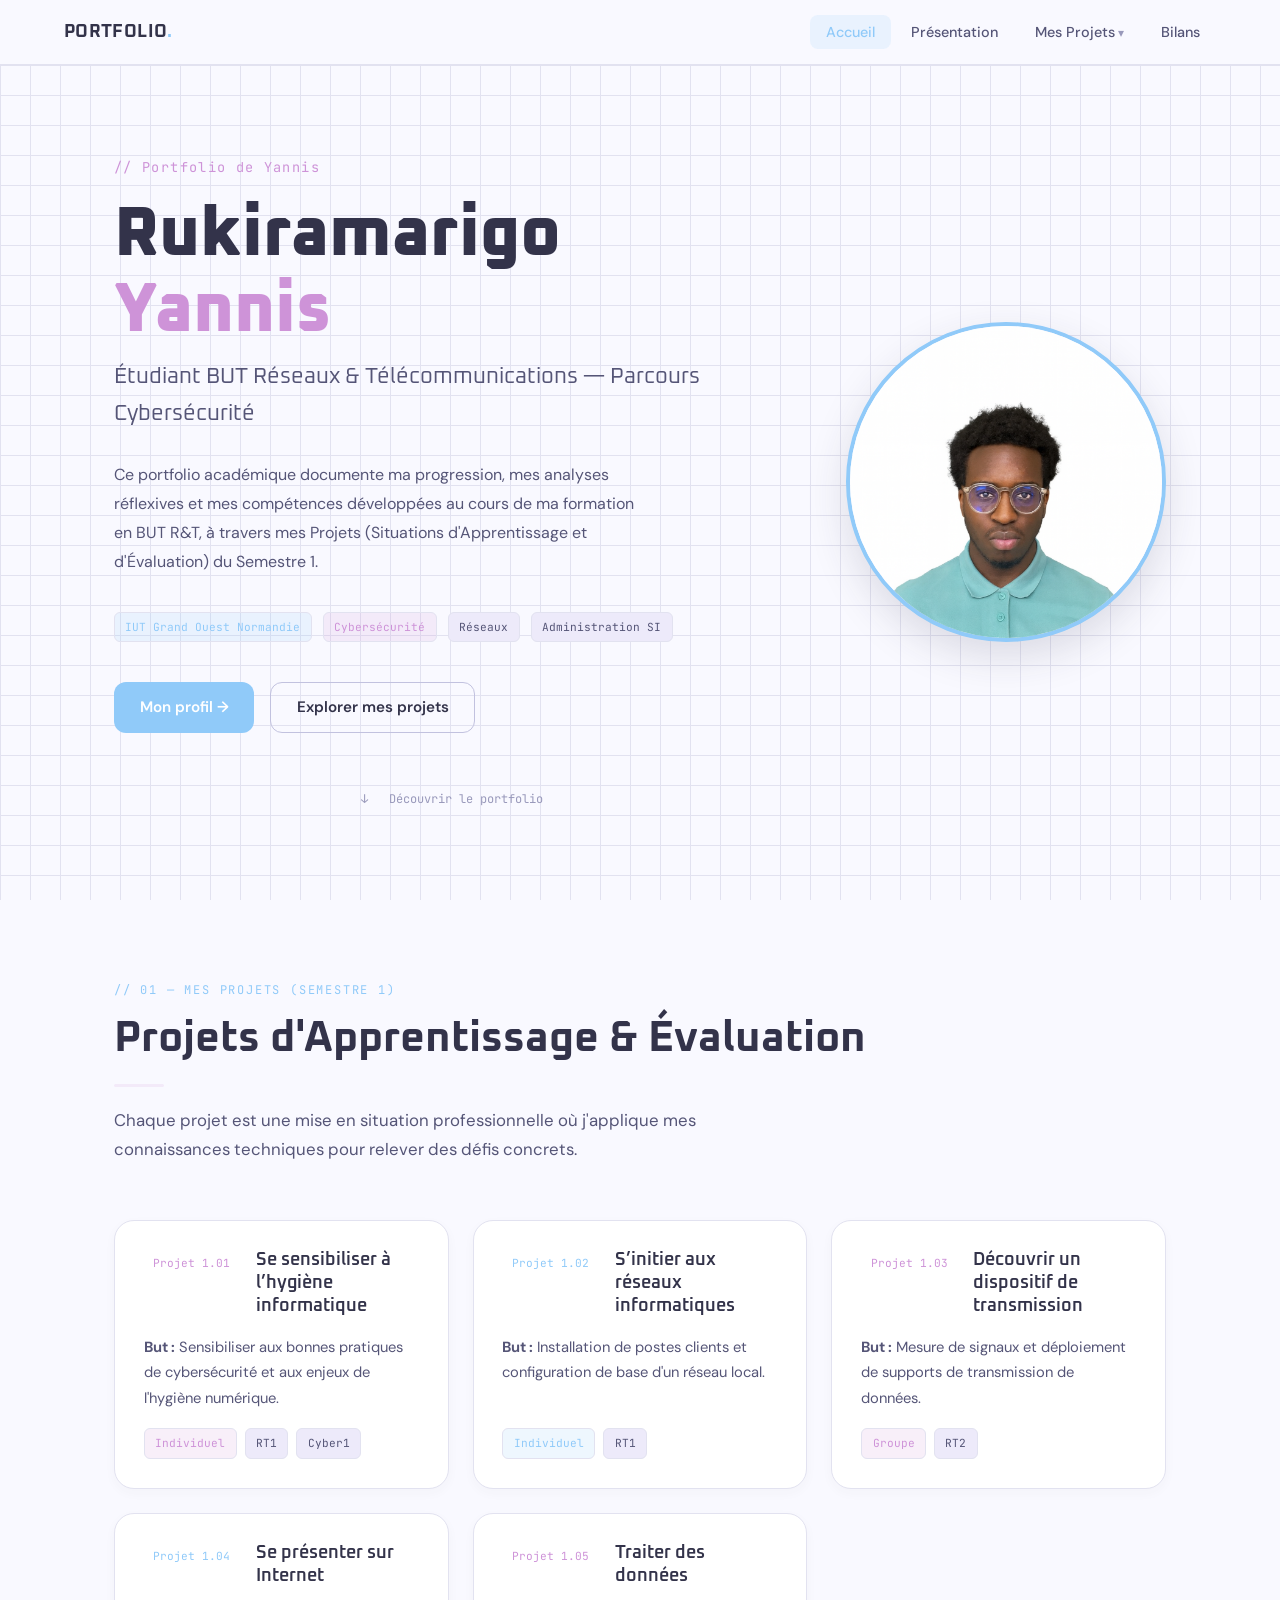
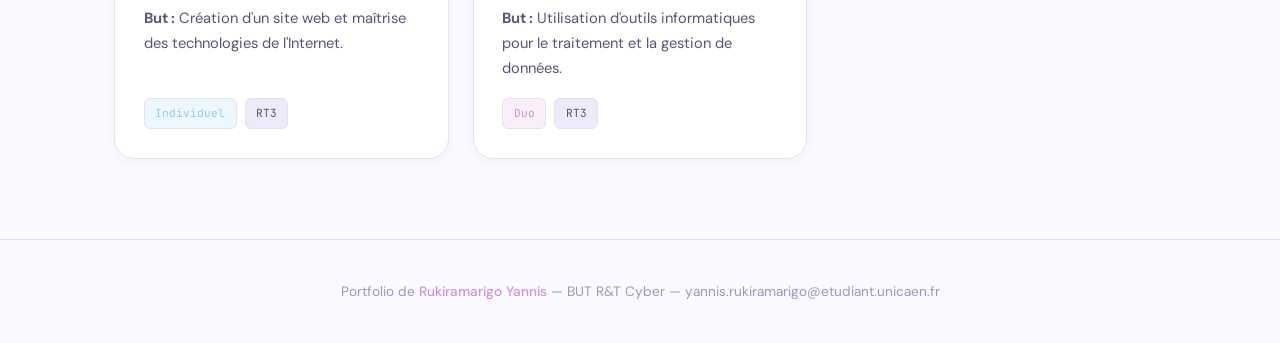
<file: index.html>
<!DOCTYPE html>
<html lang="fr">
<head>
  <meta charset="UTF-8" />
  <meta name="viewport" content="width=device-width, initial-scale=1.0" />
  <title>Portfolio – Yannis Rukiramarigo | BUT R&T Cyber</title>
  <link rel="stylesheet" href="style.css" />
</head>
<body>

  <nav class="navbar">
    <a href="index.html" class="nav-logo">PORTFOLIO<span>.</span></a>

    <ul class="nav-links">
      <li><a href="index.html" class="active">Accueil</a></li>
      <li><a href="présentation.html">Présentation</a></li>

      <li class="nav-dropdown">
        <a href="#">Mes Projets</a>
        <ul class="dropdown-menu">
          <li><a href="sae_101.html">Projet 1.01 – Hygiène informatique</a></li>
          <li><a href="sae_102.html">Projet 1.02 – Réseaux informatiques</a></li>
          <li><a href="sae_103.html">Projet 1.03 – Transmission</a></li>
          <li><a href="sae_104.html">Projet 1.04 – Internet</a></li>
          <li><a href="sae_105.html">Projet 1.05 – Données</a></li>
        </ul>
      </li>
      <li><a href="bilan.html">Bilans</a></li>
    </ul>

    <button class="nav-burger" id="burger" aria-label="Menu">
      <span></span><span></span><span></span>
    </button>
  </nav>

  <main>
    <section class="hero grid-bg">
      <div class="container hero-inner">
        <div class="hero-text">
          <p class="hero-greeting">// Portfolio de Yannis</p>
          <h1 class="hero-name">
            Rukiramarigo<br>
            <span class="accent">Yannis</span>
          </h1>
          <p class="hero-title">
            Étudiant BUT Réseaux &amp; Télécommunications — Parcours Cybersécurité
          </p>
          <p class="hero-desc">
            Ce portfolio académique documente ma progression, mes analyses
            réflexives et mes compétences développées au cours de ma formation
            en BUT R&amp;T, à travers mes Projets (Situations d'Apprentissage et d'Évaluation)
            du Semestre 1.
          </p>
          <div class="hero-tags">
            <span class="tag bg-soft-blue text-soft-blue">IUT Grand Ouest Normandie</span>
            <span class="tag bg-soft-mauve text-soft-mauve">Cybersécurité</span>
            <span class="tag">Réseaux</span>
            <span class="tag">Administration SI</span>
          </div>
          <div class="hero-actions">
            <a href="présentation.html" class="btn btn-primary">Mon profil →</a>
            <a href="#projets" class="btn btn-outline">Explorer mes projets</a>
          </div>
          <div class="scroll-hint">
            ↓ &nbsp; Découvrir le portfolio
          </div>
        </div>

        <div class="hero-photo-wrap">
          <img src="photo.png" alt="Photo professionnelle de Yannis" class="hero-photo-cadrée">
        </div>
      </div>
    </section>

    <section id="projets">
      <div class="container">
        <div class="section-header">
          <p class="section-label text-soft-blue">// 01 — Mes Projets (Semestre 1)</p>
          <h2 class="section-title">Projets d'Apprentissage &amp; Évaluation</h2>
          <div class="sep bg-soft-mauve"></div>
          <p class="section-sub text-med">
            Chaque projet est une mise en situation professionnelle où j'applique mes
            connaissances techniques pour relever des défis concrets.
          </p>
        </div>

        <div class="cards-grid">
          <a href="sae_101.html" class="card sae-card">
            <div class="sae-card-header">
              <span class="sae-code text-soft-mauve">Projet 1.01</span>
              <h3>Se sensibiliser à l’hygiène informatique</h3>
            </div>
            <p><strong>But :</strong> Sensibiliser aux bonnes pratiques de cybersécurité et aux enjeux de l'hygiène numérique.</p>
            <div class="sae-card-tags">
              <span class="tag bg-soft-mauve text-soft-mauve">Individuel</span>
              <span class="tag">RT1</span><span class="tag">Cyber1</span>
            </div>
          </a>

          <a href="sae_102.html" class="card sae-card">
            <div class="sae-card-header">
              <span class="sae-code text-soft-blue">Projet 1.02</span>
              <h3>S’initier aux réseaux informatiques</h3>
            </div>
            <p><strong>But :</strong> Installation de postes clients et configuration de base d'un réseau local.</p>
            <div class="sae-card-tags">
              <span class="tag bg-soft-blue text-soft-blue">Individuel</span>
              <span class="tag">RT1</span>
            </div>
          </a>

          <a href="sae_103.html" class="card sae-card">
            <div class="sae-card-header">
              <span class="sae-code text-soft-mauve">Projet 1.03</span>
              <h3>Découvrir un dispositif de transmission</h3>
            </div>
            <p><strong>But :</strong> Mesure de signaux et déploiement de supports de transmission de données.</p>
            <div class="sae-card-tags">
              <span class="tag bg-soft-mauve text-soft-mauve">Groupe</span>
              <span class="tag">RT2</span>
            </div>
          </a>

          <a href="sae_104.html" class="card sae-card">
            <div class="sae-card-header">
              <span class="sae-code text-soft-blue">Projet 1.04</span>
              <h3>Se présenter sur Internet</h3>
            </div>
            <p><strong>But :</strong> Création d'un site web et maîtrise des technologies de l'Internet.</p>
            <div class="sae-card-tags">
              <span class="tag bg-soft-blue text-soft-blue">Individuel</span>
              <span class="tag">RT3</span>
            </div>
          </a>

          <a href="sae_105.html" class="card sae-card">
            <div class="sae-card-header">
              <span class="sae-code text-soft-mauve">Projet 1.05</span>
              <h3>Traiter des données</h3>
            </div>
            <p><strong>But :</strong> Utilisation d'outils informatiques pour le traitement et la gestion de données.</p>
            <div class="sae-card-tags">
              <span class="tag bg-soft-mauve text-soft-mauve">Duo</span>
              <span class="tag">RT3</span>
            </div>
          </a>
        </div>
      </div>
    </section>
  </main>

  <footer>
    <div class="container">
      <p>
        Portfolio de <span>Rukiramarigo Yannis</span> —
        BUT R&amp;T Cyber — yannis.rukiramarigo@etudiant.unicaen.fr
      </p>
    </div>
  </footer>

  <script>
    const burger = document.getElementById('burger');
    const navLinks = document.querySelector('.nav-links');
    burger.addEventListener('click', () => {
      navLinks.classList.toggle('open');
    });
  </script>
</body>
</html>
</file>
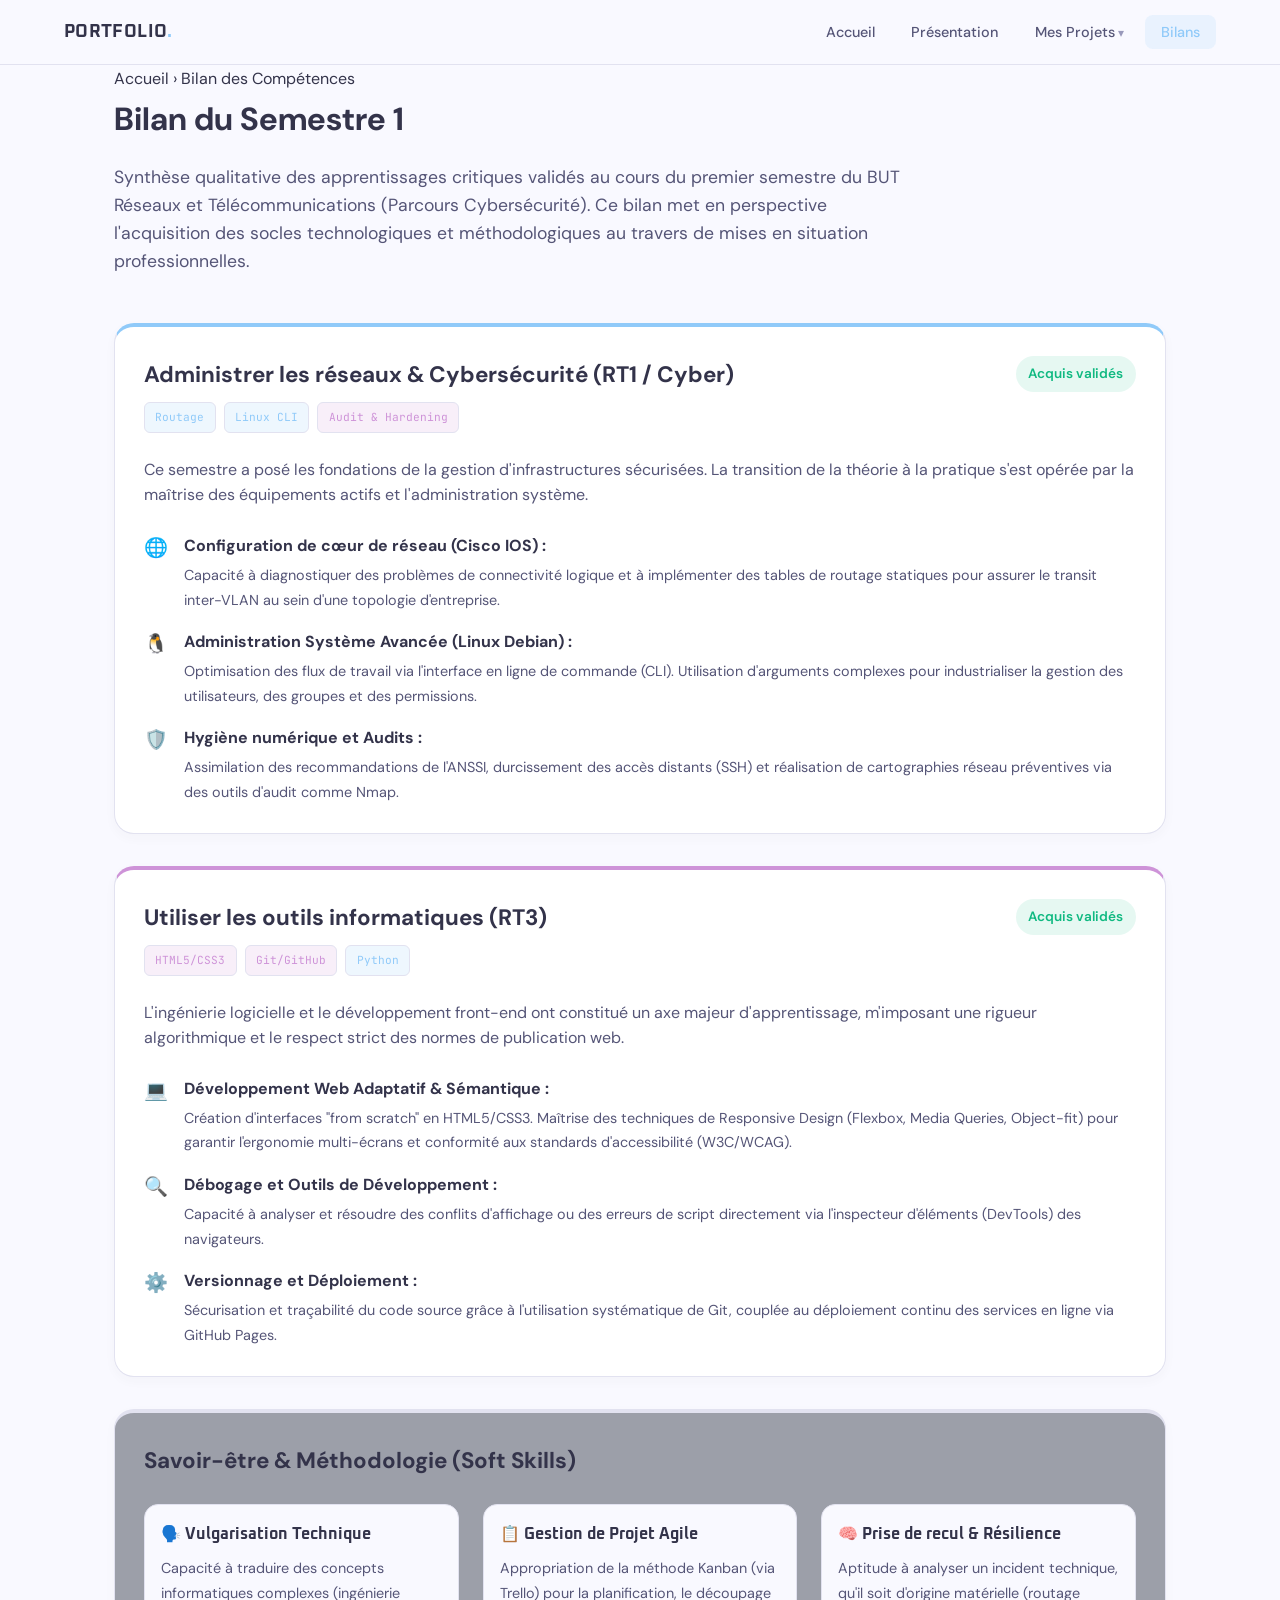
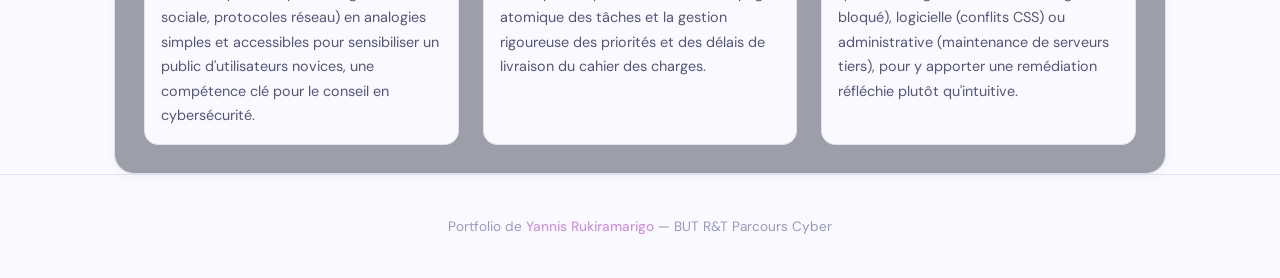
<file: bilan.html>
<!DOCTYPE html>
<html lang="fr">
<head>
  <meta charset="UTF-8" />
  <meta name="viewport" content="width=device-width, initial-scale=1.0" />
  <title>Bilan des Compétences | Portfolio Yannis</title>
  <link rel="stylesheet" href="style.css" />
</head>
<body>

  <!-- NAVBAR -->
  <nav class="navbar">
    <a href="index.html" class="nav-logo">PORTFOLIO<span>.</span></a>
    <ul class="nav-links">
      <li><a href="index.html">Accueil</a></li>
      <li><a href="présentation.html">Présentation</a></li>
      <li class="nav-dropdown">
        <a href="projets.html">Mes Projets</a>
        <ul class="dropdown-menu">
          <li><a href="sae_101.html">Projet 1.01 – Hygiène</a></li>
          <li><a href="sae_102.html">Projet 1.02 – Réseaux</a></li>
          <li><a href="sae_103.html">Projet 1.03 – Transmission</a></li>
          <li><a href="sae_104.html">Projet 1.04 – Internet</a></li>
          <li><a href="sae_105.html">Projet 1.05 – Données</a></li>
        </ul>
      </li>
      <li><a href="bilan.html" class="active">Bilans</a></li>
    </ul>
    <button class="nav-burger" id="burger"><span></span><span></span><span></span></button>
  </nav>

  <!-- MAIN -->
  <main>
    <div class="container">

      <!-- HERO DE LA PAGE -->
      <div class="page-hero">
        <div class="breadcrumb">
          <a href="index.html">Accueil</a>
          <span>›</span>
          <span>Bilan des Compétences</span>
        </div>

        <h1 class="page-hero-title">Bilan du Semestre 1</h1>
        <p style="color: var(--text-med); max-width: 800px; margin-top: 1rem; font-size: 1.1rem; line-height: 1.6;">
          Synthèse qualitative des apprentissages critiques validés au cours du premier semestre du BUT Réseaux et Télécommunications (Parcours Cybersécurité). Ce bilan met en perspective l'acquisition des socles technologiques et méthodologiques au travers de mises en situation professionnelles.
        </p>
      </div>

      <!-- CONTENU PRINCIPAL : GRILLE DES COMPÉTENCES -->
      <div style="display: grid; grid-template-columns: 1fr; gap: 2rem; margin-top: 3rem;">

        <!-- COMPÉTENCE RT1 & CYBER -->
        <div class="card" style="border-top: 4px solid var(--soft-blue);">
          <div style="display: flex; justify-content: space-between; align-items: flex-start; margin-bottom: 1.5rem; flex-wrap: wrap; gap: 1rem;">
            <div>
              <h2 style="font-size: 1.4rem; color: var(--text-dark); margin-bottom: 0.5rem;">Administrer les réseaux &amp; Cybersécurité (RT1 / Cyber)</h2>
              <div style="display: flex; gap: 0.5rem;">
                <span class="tag bg-soft-blue text-soft-blue">Routage</span>
                <span class="tag bg-soft-blue text-soft-blue">Linux CLI</span>
                <span class="tag bg-soft-mauve text-soft-mauve">Audit &amp; Hardening</span>
              </div>
            </div>
            <span class="status-dot ok" style="padding: 0.4rem 0.8rem; border-radius: 20px; background: rgba(16, 185, 129, 0.1); color: #10b981; font-weight: 600; font-size: 0.85rem;">Acquis validés</span>
          </div>
          
          <p style="color: var(--text-med); line-height: 1.6; margin-bottom: 1.5rem;">
            Ce semestre a posé les fondations de la gestion d'infrastructures sécurisées. La transition de la théorie à la pratique s'est opérée par la maîtrise des équipements actifs et l'administration système.
          </p>
          
          <ul style="list-style-type: none; padding: 0; display: flex; flex-direction: column; gap: 1rem;">
            <li style="display: flex; gap: 1rem; align-items: flex-start;">
              <span style="font-size: 1.2rem;">🌐</span>
              <div>
                <strong style="color: var(--text-dark);">Configuration de cœur de réseau (Cisco IOS) :</strong>
                <p style="color: var(--text-med); font-size: 0.9rem; margin-top: 0.25rem;">Capacité à diagnostiquer des problèmes de connectivité logique et à implémenter des tables de routage statiques pour assurer le transit inter-VLAN au sein d'une topologie d'entreprise.</p>
              </div>
            </li>
            <li style="display: flex; gap: 1rem; align-items: flex-start;">
              <span style="font-size: 1.2rem;">🐧</span>
              <div>
                <strong style="color: var(--text-dark);">Administration Système Avancée (Linux Debian) :</strong>
                <p style="color: var(--text-med); font-size: 0.9rem; margin-top: 0.25rem;">Optimisation des flux de travail via l'interface en ligne de commande (CLI). Utilisation d'arguments complexes pour industrialiser la gestion des utilisateurs, des groupes et des permissions.</p>
              </div>
            </li>
            <li style="display: flex; gap: 1rem; align-items: flex-start;">
              <span style="font-size: 1.2rem;">🛡️</span>
              <div>
                <strong style="color: var(--text-dark);">Hygiène numérique et Audits :</strong>
                <p style="color: var(--text-med); font-size: 0.9rem; margin-top: 0.25rem;">Assimilation des recommandations de l'ANSSI, durcissement des accès distants (SSH) et réalisation de cartographies réseau préventives via des outils d'audit comme Nmap.</p>
              </div>
            </li>
          </ul>
        </div>

        <!-- COMPÉTENCE RT3 -->
        <div class="card" style="border-top: 4px solid var(--soft-mauve);">
          <div style="display: flex; justify-content: space-between; align-items: flex-start; margin-bottom: 1.5rem; flex-wrap: wrap; gap: 1rem;">
            <div>
              <h2 style="font-size: 1.4rem; color: var(--text-dark); margin-bottom: 0.5rem;">Utiliser les outils informatiques (RT3)</h2>
              <div style="display: flex; gap: 0.5rem;">
                <span class="tag bg-soft-mauve text-soft-mauve">HTML5/CSS3</span>
                <span class="tag bg-soft-mauve text-soft-mauve">Git/GitHub</span>
                <span class="tag bg-soft-blue text-soft-blue">Python</span>
              </div>
            </div>
            <span class="status-dot ok" style="padding: 0.4rem 0.8rem; border-radius: 20px; background: rgba(16, 185, 129, 0.1); color: #10b981; font-weight: 600; font-size: 0.85rem;">Acquis validés</span>
          </div>
          
          <p style="color: var(--text-med); line-height: 1.6; margin-bottom: 1.5rem;">
            L'ingénierie logicielle et le développement front-end ont constitué un axe majeur d'apprentissage, m'imposant une rigueur algorithmique et le respect strict des normes de publication web.
          </p>
          
          <ul style="list-style-type: none; padding: 0; display: flex; flex-direction: column; gap: 1rem;">
            <li style="display: flex; gap: 1rem; align-items: flex-start;">
              <span style="font-size: 1.2rem;">💻</span>
              <div>
                <strong style="color: var(--text-dark);">Développement Web Adaptatif &amp; Sémantique :</strong>
                <p style="color: var(--text-med); font-size: 0.9rem; margin-top: 0.25rem;">Création d'interfaces "from scratch" en HTML5/CSS3. Maîtrise des techniques de Responsive Design (Flexbox, Media Queries, Object-fit) pour garantir l'ergonomie multi-écrans et conformité aux standards d'accessibilité (W3C/WCAG).</p>
              </div>
            </li>
            <li style="display: flex; gap: 1rem; align-items: flex-start;">
              <span style="font-size: 1.2rem;">🔍</span>
              <div>
                <strong style="color: var(--text-dark);">Débogage et Outils de Développement :</strong>
                <p style="color: var(--text-med); font-size: 0.9rem; margin-top: 0.25rem;">Capacité à analyser et résoudre des conflits d'affichage ou des erreurs de script directement via l'inspecteur d'éléments (DevTools) des navigateurs.</p>
              </div>
            </li>
            <li style="display: flex; gap: 1rem; align-items: flex-start;">
              <span style="font-size: 1.2rem;">⚙️</span>
              <div>
                <strong style="color: var(--text-dark);">Versionnage et Déploiement :</strong>
                <p style="color: var(--text-med); font-size: 0.9rem; margin-top: 0.25rem;">Sécurisation et traçabilité du code source grâce à l'utilisation systématique de Git, couplée au déploiement continu des services en ligne via GitHub Pages.</p>
              </div>
            </li>
          </ul>
        </div>

        <!-- COMPÉTENCES TRANSVERSALES (SOFT SKILLS) -->
        <div class="card" style="border-top: 4px solid var(--border); background: rgba(15, 23, 42, 0.4);">
          <h2 style="font-size: 1.4rem; color: var(--text-dark); margin-bottom: 1.5rem;">Savoir-être &amp; Méthodologie (Soft Skills)</h2>
          
          <div style="display: grid; grid-template-columns: repeat(auto-fit, minmax(300px, 1fr)); gap: 1.5rem;">
            <div style="padding: 1rem; background: var(--bg-main); border-radius: var(--radius); border: 1px solid var(--border);">
              <h4 style="color: var(--text-dark); margin-bottom: 0.5rem; font-family: var(--font-display);">🗣️ Vulgarisation Technique</h4>
              <p style="font-size: 0.9rem; color: var(--text-med);">
                Capacité à traduire des concepts informatiques complexes (ingénierie sociale, protocoles réseau) en analogies simples et accessibles pour sensibiliser un public d'utilisateurs novices, une compétence clé pour le conseil en cybersécurité.
              </p>
            </div>
            
            <div style="padding: 1rem; background: var(--bg-main); border-radius: var(--radius); border: 1px solid var(--border);">
              <h4 style="color: var(--text-dark); margin-bottom: 0.5rem; font-family: var(--font-display);">📋 Gestion de Projet Agile</h4>
              <p style="font-size: 0.9rem; color: var(--text-med);">
                Appropriation de la méthode Kanban (via Trello) pour la planification, le découpage atomique des tâches et la gestion rigoureuse des priorités et des délais de livraison du cahier des charges.
              </p>
            </div>

            <div style="padding: 1rem; background: var(--bg-main); border-radius: var(--radius); border: 1px solid var(--border);">
              <h4 style="color: var(--text-dark); margin-bottom: 0.5rem; font-family: var(--font-display);">🧠 Prise de recul &amp; Résilience</h4>
              <p style="font-size: 0.9rem; color: var(--text-med);">
                Aptitude à analyser un incident technique, qu'il soit d'origine matérielle (routage bloqué), logicielle (conflits CSS) ou administrative (maintenance de serveurs tiers), pour y apporter une remédiation réfléchie plutôt qu'intuitive.
              </p>
            </div>
          </div>
        </div>

      </div>
    </div>
  </main>

  <!-- FOOTER -->
  <footer>
    <div class="container">
      <p>Portfolio de <span>Yannis Rukiramarigo</span> — BUT R&amp;T Parcours Cyber</p>
    </div>
  </footer>

  <script>
    document.getElementById('burger').addEventListener('click', () => {
      document.querySelector('.nav-links').classList.toggle('open');
    });
  </script>
</body>
</html>
</file>
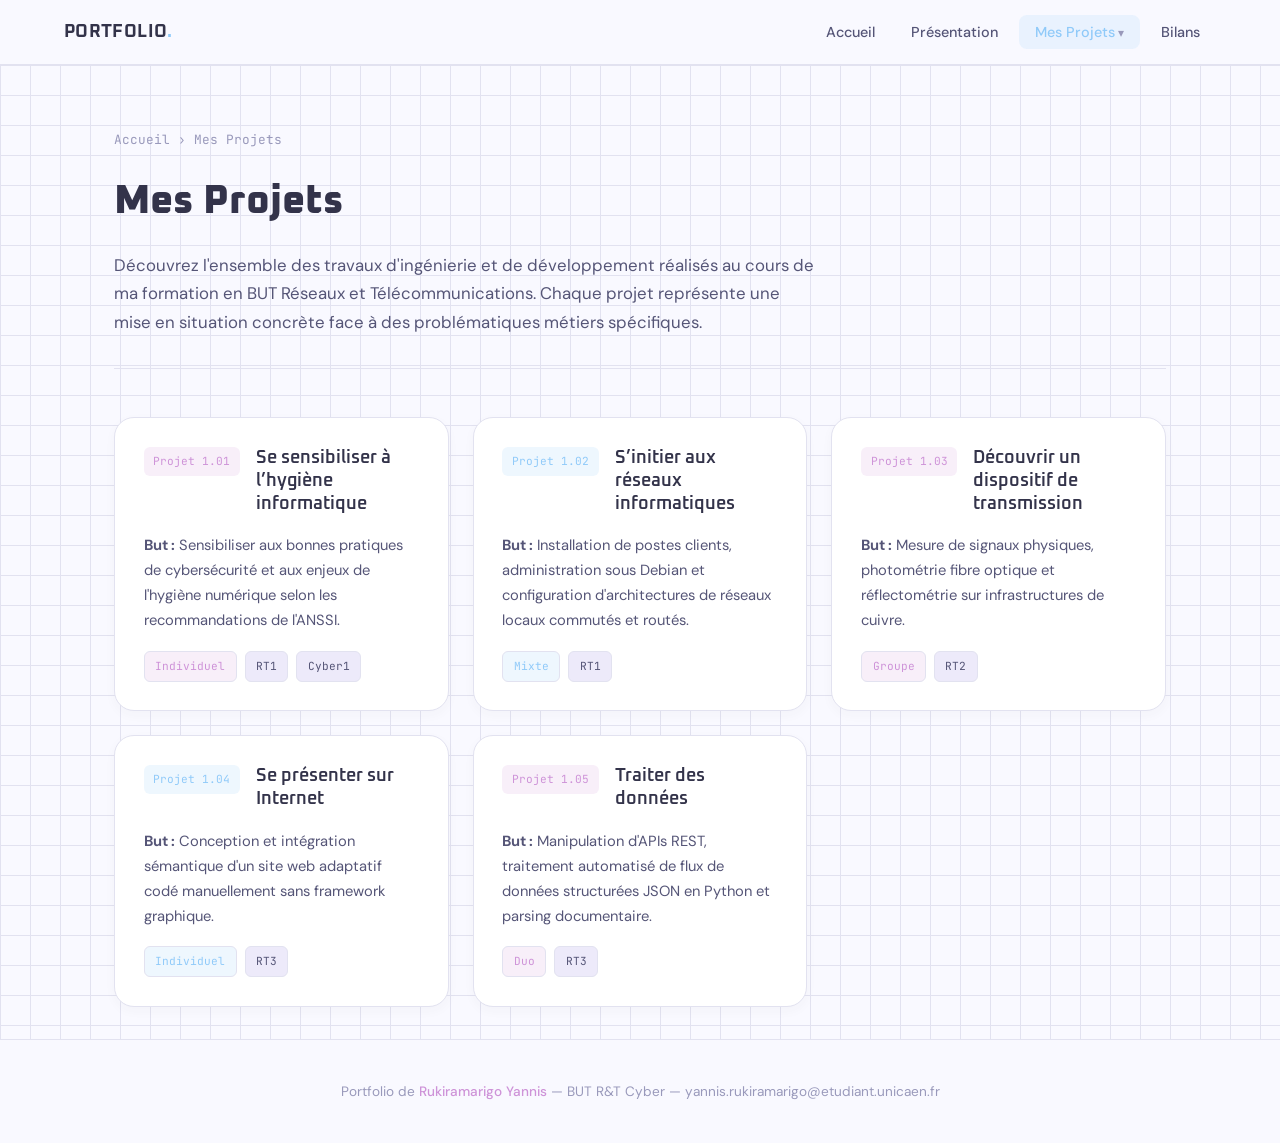
<file: projets.html>
<!DOCTYPE html>
<html lang="fr">
<head>
  <meta charset="UTF-8" />
  <meta name="viewport" content="width=device-width, initial-scale=1.0" />
  <title>Mes Projets | Portfolio Yannis</title>
  <link rel="stylesheet" href="style.css" />
</head>
<body>

  <nav class="navbar">
    <a href="index.html" class="nav-logo">PORTFOLIO<span>.</span></a>
    <ul class="nav-links">
      <li><a href="index.html">Accueil</a></li>
      <li><a href="présentation.html">Présentation</a></li>
      <li class="nav-dropdown">
        <a href="projets.html" class="active">Mes Projets</a>
        <ul class="dropdown-menu">
          <li><a href="sae_101.html">Projet 1.01 – Hygiène</a></li>
          <li><a href="sae_102.html">Projet 1.02 – Réseaux</a></li>
          <li><a href="sae_103.html">Projet 1.03 – Transmission</a></li>
          <li><a href="sae_104.html">Projet 1.04 – Internet</a></li>
          <li><a href="sae_105.html">Projet 1.05 – Données</a></li>
        </ul>
      </li>
      <li><a href="bilan.html">Bilans</a></li>
    </ul>
    <button class="nav-burger" id="burger" aria-label="Menu">
      <span></span><span></span><span></span>
    </button>
  </nav>

  <main>
    <section class="grid-bg" style="padding: 4rem 0 2rem 0;">
      <div class="container">
        <div class="page-hero" style="border-bottom: 1px solid var(--border); padding-bottom: 2rem; margin-bottom: 3rem;">
          <div class="breadcrumb" style="font-family: var(--font-mono); font-size: .8rem; color: var(--text-light); margin-bottom: 1rem;">
            <a href="index.html">Accueil</a> › <span>Mes Projets</span>
          </div>
          <h1 class="page-hero-title" style="font-family: var(--font-display); font-size: 2.5rem; font-weight: 800; color: var(--text-dark); margin-bottom: 1rem;">
            Mes Projets
          </h1>
          <p class="section-sub" style="color: var(--text-med); max-width: 700px; font-size: 1.05rem;">
            Découvrez l'ensemble des travaux d'ingénierie et de développement réalisés au cours de ma formation en BUT Réseaux et Télécommunications. Chaque projet représente une mise en situation concrète face à des problématiques métiers spécifiques.
          </p>
        </div>

        <div class="cards-grid">
          
          <a href="sae_101.html" class="card sae-card">
            <div class="sae-card-header">
              <span class="sae-code text-soft-mauve" style="background: var(--soft-mauve-dim);">Projet 1.01</span>
              <h3>Se sensibiliser à l’hygiène informatique</h3>
            </div>
            <p><strong>But :</strong> Sensibiliser aux bonnes pratiques de cybersécurité et aux enjeux de l'hygiène numérique selon les recommandations de l'ANSSI.</p>
            <div class="sae-card-tags">
              <span class="tag bg-soft-mauve text-soft-mauve">Individuel</span>
              <span class="tag">RT1</span><span class="tag">Cyber1</span>
            </div>
          </a>

          <a href="sae_102.html" class="card sae-card">
            <div class="sae-card-header">
              <span class="sae-code text-soft-blue" style="background: var(--soft-blue-dim);">Projet 1.02</span>
              <h3>S’initier aux réseaux informatiques</h3>
            </div>
            <p><strong>But :</strong> Installation de postes clients, administration sous Debian et configuration d'architectures de réseaux locaux commutés et routés.</p>
            <div class="sae-card-tags">
              <span class="tag bg-soft-blue text-soft-blue">Mixte</span>
              <span class="tag">RT1</span>
            </div>
          </a>

          <a href="sae_103.html" class="card sae-card">
            <div class="sae-card-header">
              <span class="sae-code text-soft-mauve" style="background: var(--soft-mauve-dim);">Projet 1.03</span>
              <h3>Découvrir un dispositif de transmission</h3>
            </div>
            <p><strong>But :</strong> Mesure de signaux physiques, photométrie fibre optique et réflectométrie sur infrastructures de cuivre.</p>
            <div class="sae-card-tags">
              <span class="tag bg-soft-mauve text-soft-mauve">Groupe</span>
              <span class="tag">RT2</span>
            </div>
          </a>

          <a href="sae_104.html" class="card sae-card">
            <div class="sae-card-header">
              <span class="sae-code text-soft-blue" style="background: var(--soft-blue-dim);">Projet 1.04</span>
              <h3>Se présenter sur Internet</h3>
            </div>
            <p><strong>But :</strong> Conception et intégration sémantique d'un site web adaptatif codé manuellement sans framework graphique.</p>
            <div class="sae-card-tags">
              <span class="tag bg-soft-blue text-soft-blue">Individuel</span>
              <span class="tag">RT3</span>
            </div>
          </a>

          <a href="sae_105.html" class="card sae-card">
            <div class="sae-card-header">
              <span class="sae-code text-soft-mauve" style="background: var(--soft-mauve-dim);">Projet 1.05</span>
              <h3>Traiter des données</h3>
            </div>
            <p><strong>But :</strong> Manipulation d'APIs REST, traitement automatisé de flux de données structurées JSON en Python et parsing documentaire.</p>
            <div class="sae-card-tags">
              <span class="tag bg-soft-mauve text-soft-mauve">Duo</span>
              <span class="tag">RT3</span>
            </div>
          </a>

        </div>
      </div>
    </section>
  </main>

  <footer>
    <div class="container">
      <p>Portfolio de <span>Rukiramarigo Yannis</span> — BUT R&amp;T Cyber — yannis.rukiramarigo@etudiant.unicaen.fr</p>
    </div>
  </footer>

  <script>
    const burger = document.getElementById('burger');
    const navLinks = document.querySelector('.nav-links');
    burger.addEventListener('click', () => {
      navLinks.classList.toggle('open');
    });
  </script>
</body>
</html>
</file>
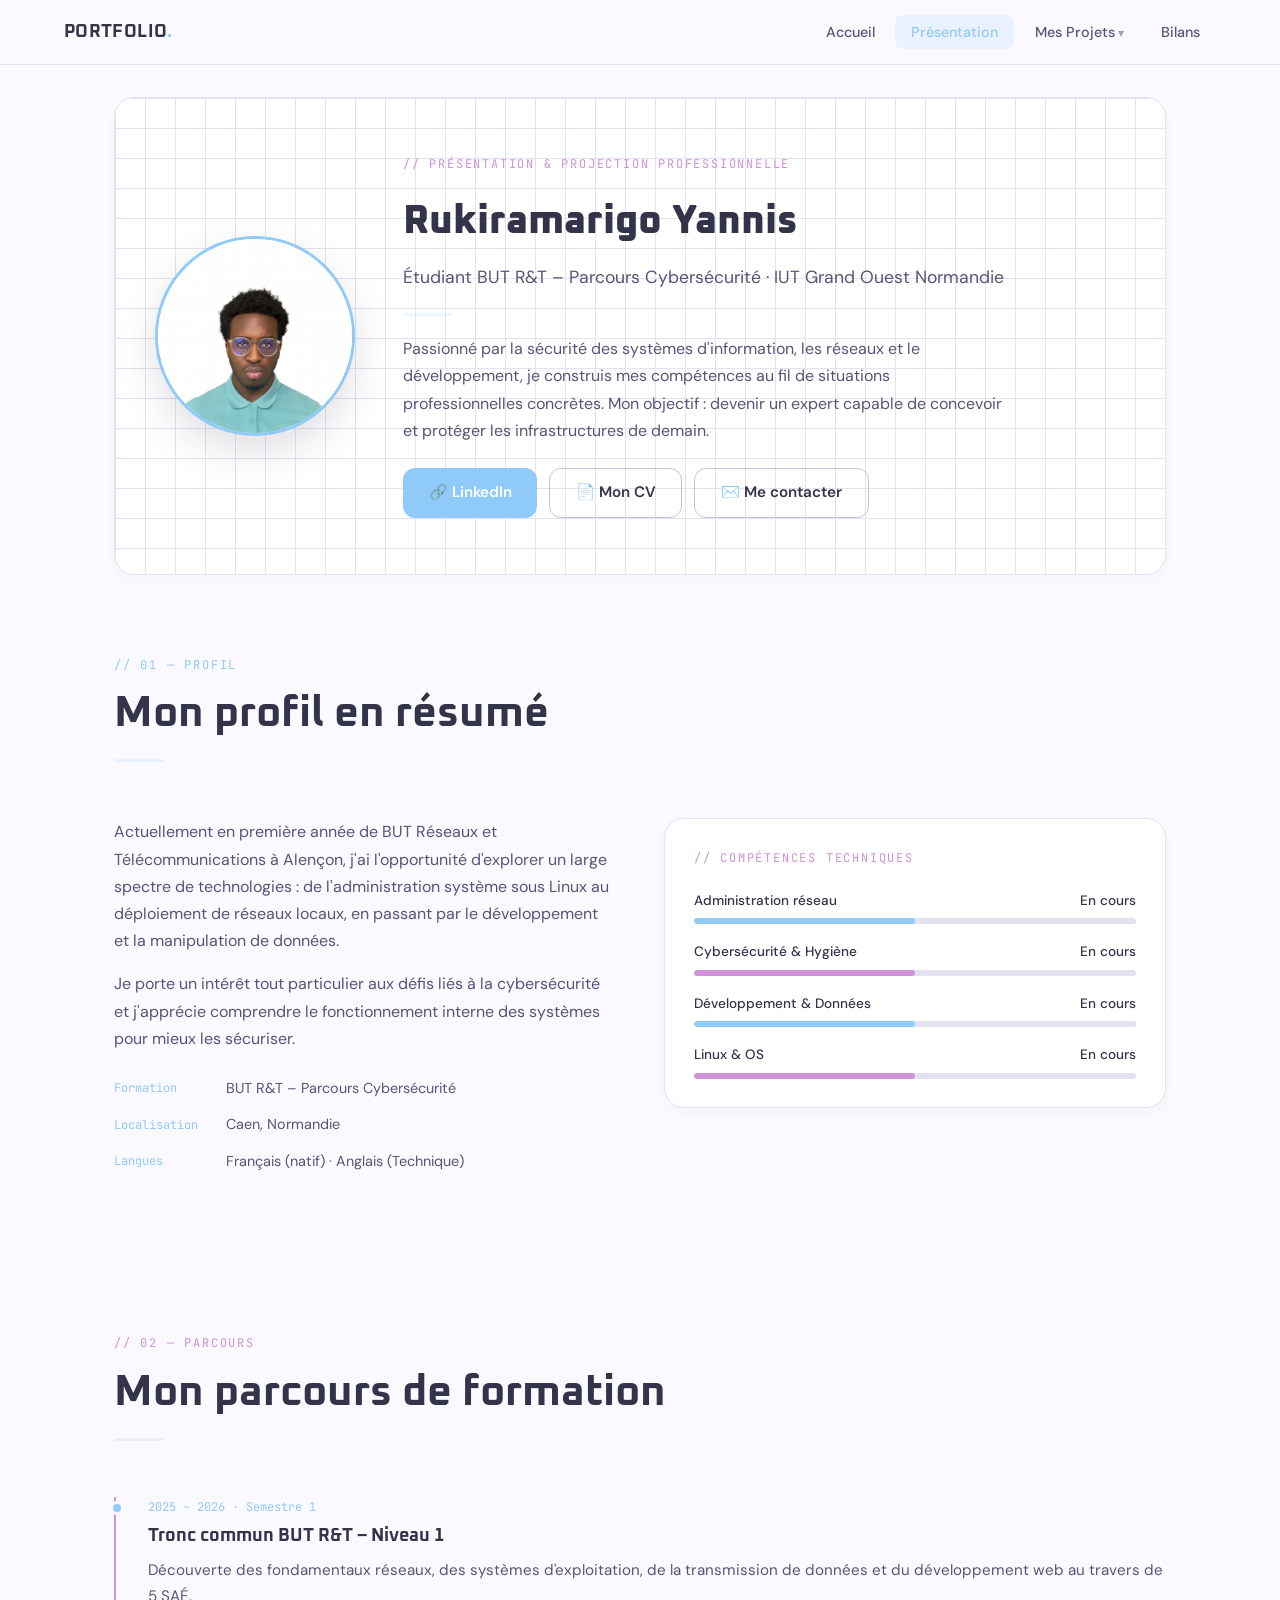
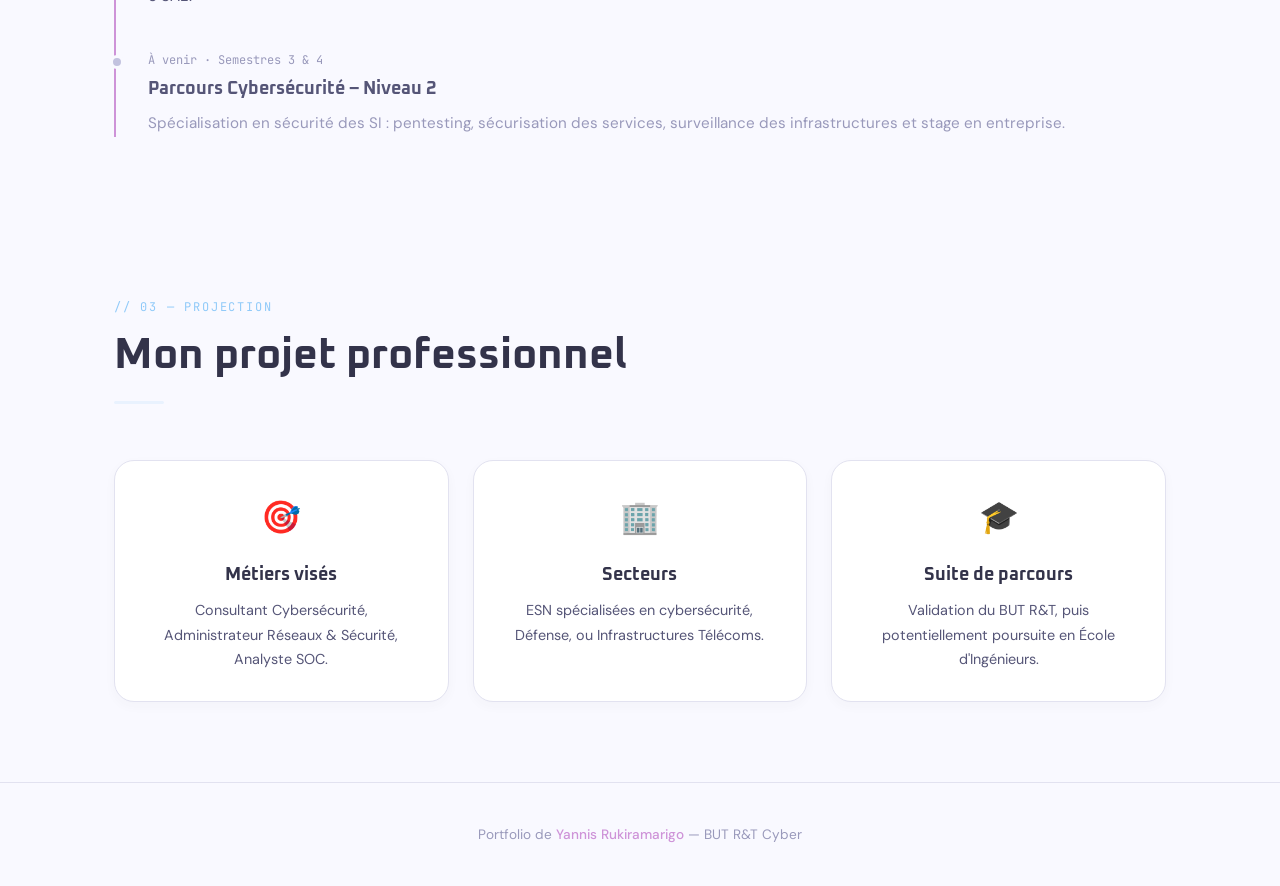
<file: présentation.html>
<!DOCTYPE html>
<html lang="fr">
<head>
  <meta charset="UTF-8" />
  <meta name="viewport" content="width=device-width, initial-scale=1.0" />
  <title>Présentation – Yannis Rukiramarigo</title>
  <link rel="stylesheet" href="style.css" />
</head>
<body>

<nav class="navbar">
    <a href="index.html" class="nav-logo">PORTFOLIO<span>.</span></a>
    <ul class="nav-links">
      <li><a href="index.html">Accueil</a></li>
      <li><a href="présentation.html" class="active">Présentation</a></li>
      <li class="nav-dropdown">
        <a href="#">Mes Projets</a>
        <ul class="dropdown-menu">
          <li><a href="sae_101.html">Projet 1.01</a></li>
          <li><a href="sae_102.html">Projet 1.02</a></li>
          <li><a href="sae_103.html">Projet 1.03</a></li>
          <li><a href="sae_104.html">Projet 1.04</a></li>
          <li><a href="sae_105.html">Projet 1.05</a></li>
        </ul>
      </li>
      <li><a href="bilan.html">Bilans</a></li>
    </ul>
    <button class="nav-burger" id="burger"><span></span><span></span><span></span></button>
  </nav>

  <main>
    <div class="container">

      <div class="card grid-bg" style="margin-top: 2rem; padding: 3.5rem 2.5rem; display: grid; grid-template-columns: auto 1fr; gap: 3rem; align-items: center;">
        
        <img src="photo.png" alt="Photo de Yannis" class="hero-photo-cadrée" style="width: 200px; height: 200px; border-width: 3px;">

        <div>
          <p class="section-label text-soft-mauve">// Présentation &amp; Projection professionnelle</p>
          <h1 style="font-family: var(--font-display); font-size: 2.5rem; font-weight: 800; color: var(--text-dark);">Rukiramarigo Yannis</h1>
          <p style="color: var(--text-med); font-size: 1.1rem; margin: .5rem 0 1.25rem;">
            Étudiant BUT R&amp;T – Parcours Cybersécurité · IUT Grand Ouest Normandie
          </p>
          <div class="sep bg-soft-blue"></div>
          <p style="color: var(--text-med); max-width: 600px;">
            Passionné par la sécurité des systèmes d'information, les réseaux et le développement, je construis mes compétences au fil de situations professionnelles concrètes. Mon objectif : devenir un expert capable de concevoir et protéger les infrastructures de demain.
          </p>
          <div style="display: flex; gap: .75rem; flex-wrap: wrap; margin-top: 1.5rem;">
            <a href="#" class="btn btn-primary">🔗 LinkedIn</a>
            <a href="Mon CV.pdf" class="btn btn-outline">📄 Mon CV</a>
            <a href="mailto:yannis.rukiramarigo@etudiant.unicaen.fr" class="btn btn-outline">✉️ Me contacter</a>
          </div>
        </div>
      </div>

      <section>
        <div class="section-header">
          <p class="section-label text-soft-blue">// 01 — Profil</p>
          <h2 class="section-title">Mon profil en résumé</h2>
          <div class="sep bg-soft-blue"></div>
        </div>

        <div style="display: grid; grid-template-columns: 1fr 1fr; gap: 3rem; align-items: start;">
          <div>
            <p style="color: var(--text-med); margin-bottom: 1rem;">
              Actuellement en première année de BUT Réseaux et Télécommunications à Alençon, j'ai l'opportunité d'explorer un large spectre de technologies : de l'administration système sous Linux au déploiement de réseaux locaux, en passant par le développement et la manipulation de données.
            </p>
            <p style="color: var(--text-med); margin-bottom: 1.5rem;">
              Je porte un intérêt tout particulier aux défis liés à la cybersécurité et j'apprécie comprendre le fonctionnement interne des systèmes pour mieux les sécuriser.
            </p>

            <div style="display: flex; flex-direction: column; gap: .75rem;">
              <div style="display: flex; align-items: center; gap: .75rem; color: var(--text-med); font-size: .9rem;">
                <span style="font-family: var(--font-mono); font-size: .75rem; color: var(--soft-blue); min-width: 100px;">Formation</span>
                <span>BUT R&T – Parcours Cybersécurité</span>
              </div>
              <div style="display: flex; align-items: center; gap: .75rem; color: var(--text-med); font-size: .9rem;">
                <span style="font-family: var(--font-mono); font-size: .75rem; color: var(--soft-blue); min-width: 100px;">Localisation</span>
                <span>Caen, Normandie</span>
              </div>
              <div style="display: flex; align-items: center; gap: .75rem; color: var(--text-med); font-size: .9rem;">
                <span style="font-family: var(--font-mono); font-size: .75rem; color: var(--soft-blue); min-width: 100px;">Langues</span>
                <span>Français (natif) · Anglais (Technique)</span>
              </div>
            </div>
          </div>

          <div class="card">
            <p class="section-label text-soft-mauve" style="margin-bottom:1.25rem;">// Compétences techniques</p>
            <div style="display: flex; flex-direction: column; gap: 1rem;">
              <div>
                <div style="display: flex; justify-content: space-between; font-size: .85rem; margin-bottom: .4rem; font-weight: 500;">
                  <span>Administration réseau</span><span>En cours</span>
                </div>
                <div style="height: 6px; background: var(--border); border-radius: 3px; overflow: hidden;">
                  <div style="height: 100%; width: 50%; background: var(--soft-blue); border-radius: 3px;"></div>
                </div>
              </div>
              <div>
                <div style="display: flex; justify-content: space-between; font-size: .85rem; margin-bottom: .4rem; font-weight: 500;">
                  <span>Cybersécurité &amp; Hygiène</span><span>En cours</span>
                </div>
                <div style="height: 6px; background: var(--border); border-radius: 3px; overflow: hidden;">
                  <div style="height: 100%; width: 50%; background: var(--soft-mauve); border-radius: 3px;"></div>
                </div>
              </div>
              <div>
                <div style="display: flex; justify-content: space-between; font-size: .85rem; margin-bottom: .4rem; font-weight: 500;">
                  <span>Développement &amp; Données</span><span>En cours</span>
                </div>
                <div style="height: 6px; background: var(--border); border-radius: 3px; overflow: hidden;">
                  <div style="height: 100%; width: 50%; background: var(--soft-blue); border-radius: 3px;"></div>
                </div>
              </div>
              <div>
                <div style="display: flex; justify-content: space-between; font-size: .85rem; margin-bottom: .4rem; font-weight: 500;">
                  <span>Linux &amp; OS</span><span>En cours</span>
                </div>
                <div style="height: 6px; background: var(--border); border-radius: 3px; overflow: hidden;">
                  <div style="height: 100%; width: 50%; background: var(--soft-mauve); border-radius: 3px;"></div>
                </div>
              </div>
            </div>
          </div>
        </div>
      </section>

      <section>
        <div class="section-header">
          <p class="section-label text-soft-mauve">// 02 — Parcours</p>
          <h2 class="section-title">Mon parcours de formation</h2>
          <div class="sep bg-soft-mauve"></div>
        </div>

        <div style="position: relative; padding-left: 2rem; border-left: 2px solid var(--soft-mauve);">
          <div style="position: relative; margin-bottom: 2.5rem;">
            <div style="position: absolute; left: -2.4rem; top: .3rem; width: 14px; height: 14px; border-radius: 50%; background: var(--soft-blue); border: 3px solid var(--bg-main);"></div>
            <p style="font-family: var(--font-mono); font-size: .75rem; color: var(--soft-blue); margin-bottom: .3rem;">2025 – 2026 · Semestre 1</p>
            <h3 style="font-family: var(--font-display); font-size: 1.1rem; font-weight: 700; color: var(--text-dark); margin-bottom: .4rem;">Tronc commun BUT R&T – Niveau 1</h3>
            <p style="color: var(--text-med); font-size: .95rem;">Découverte des fondamentaux réseaux, des systèmes d'exploitation, de la transmission de données et du développement web au travers de 5 SAÉ.</p>
          </div>

          <div style="position: relative;">
            <div style="position: absolute; left: -2.4rem; top: .3rem; width: 14px; height: 14px; border-radius: 50%; background: var(--border-active); border: 3px solid var(--bg-main);"></div>
            <p style="font-family: var(--font-mono); font-size: .75rem; color: var(--text-light); margin-bottom: .3rem;">À venir · Semestres 3 &amp; 4</p>
            <h3 style="font-family: var(--font-display); font-size: 1.1rem; font-weight: 700; color: var(--text-med); margin-bottom: .4rem;">Parcours Cybersécurité – Niveau 2</h3>
            <p style="color: var(--text-light); font-size: .95rem;">Spécialisation en sécurité des SI : pentesting, sécurisation des services, surveillance des infrastructures et stage en entreprise.</p>
          </div>
        </div>
      </section>

      <section>
        <div class="section-header">
          <p class="section-label text-soft-blue">// 03 — Projection</p>
          <h2 class="section-title">Mon projet professionnel</h2>
          <div class="sep bg-soft-blue"></div>
        </div>

        <div class="cards-grid">
          <div class="card" style="text-align: center;">
            <div style="font-size: 2rem; margin-bottom: 1rem;">🎯</div>
            <h4 style="font-family: var(--font-display); font-size: 1.1rem; font-weight: 700; margin-bottom: .5rem;">Métiers visés</h4>
            <p style="color: var(--text-med); font-size: .9rem;">Consultant Cybersécurité, Administrateur Réseaux & Sécurité, Analyste SOC.</p>
          </div>
          <div class="card" style="text-align: center;">
            <div style="font-size: 2rem; margin-bottom: 1rem;">🏢</div>
            <h4 style="font-family: var(--font-display); font-size: 1.1rem; font-weight: 700; margin-bottom: .5rem;">Secteurs</h4>
            <p style="color: var(--text-med); font-size: .9rem;">ESN spécialisées en cybersécurité, Défense, ou Infrastructures Télécoms.</p>
          </div>
          <div class="card" style="text-align: center;">
            <div style="font-size: 2rem; margin-bottom: 1rem;">🎓</div>
            <h4 style="font-family: var(--font-display); font-size: 1.1rem; font-weight: 700; margin-bottom: .5rem;">Suite de parcours</h4>
            <p style="color: var(--text-med); font-size: .9rem;">Validation du BUT R&T, puis potentiellement poursuite en École d'Ingénieurs.</p>
          </div>
        </div>
      </section>

    </div>
  </main>

  <footer>
    <div class="container">
      <p>Portfolio de <span>Yannis Rukiramarigo</span> — BUT R&amp;T Cyber</p>
    </div>
  </footer>

  <script>
    document.getElementById('burger').addEventListener('click', () => {
      document.querySelector('.nav-links').classList.toggle('open');
    });
  </script>
</body>
</html>
</file>
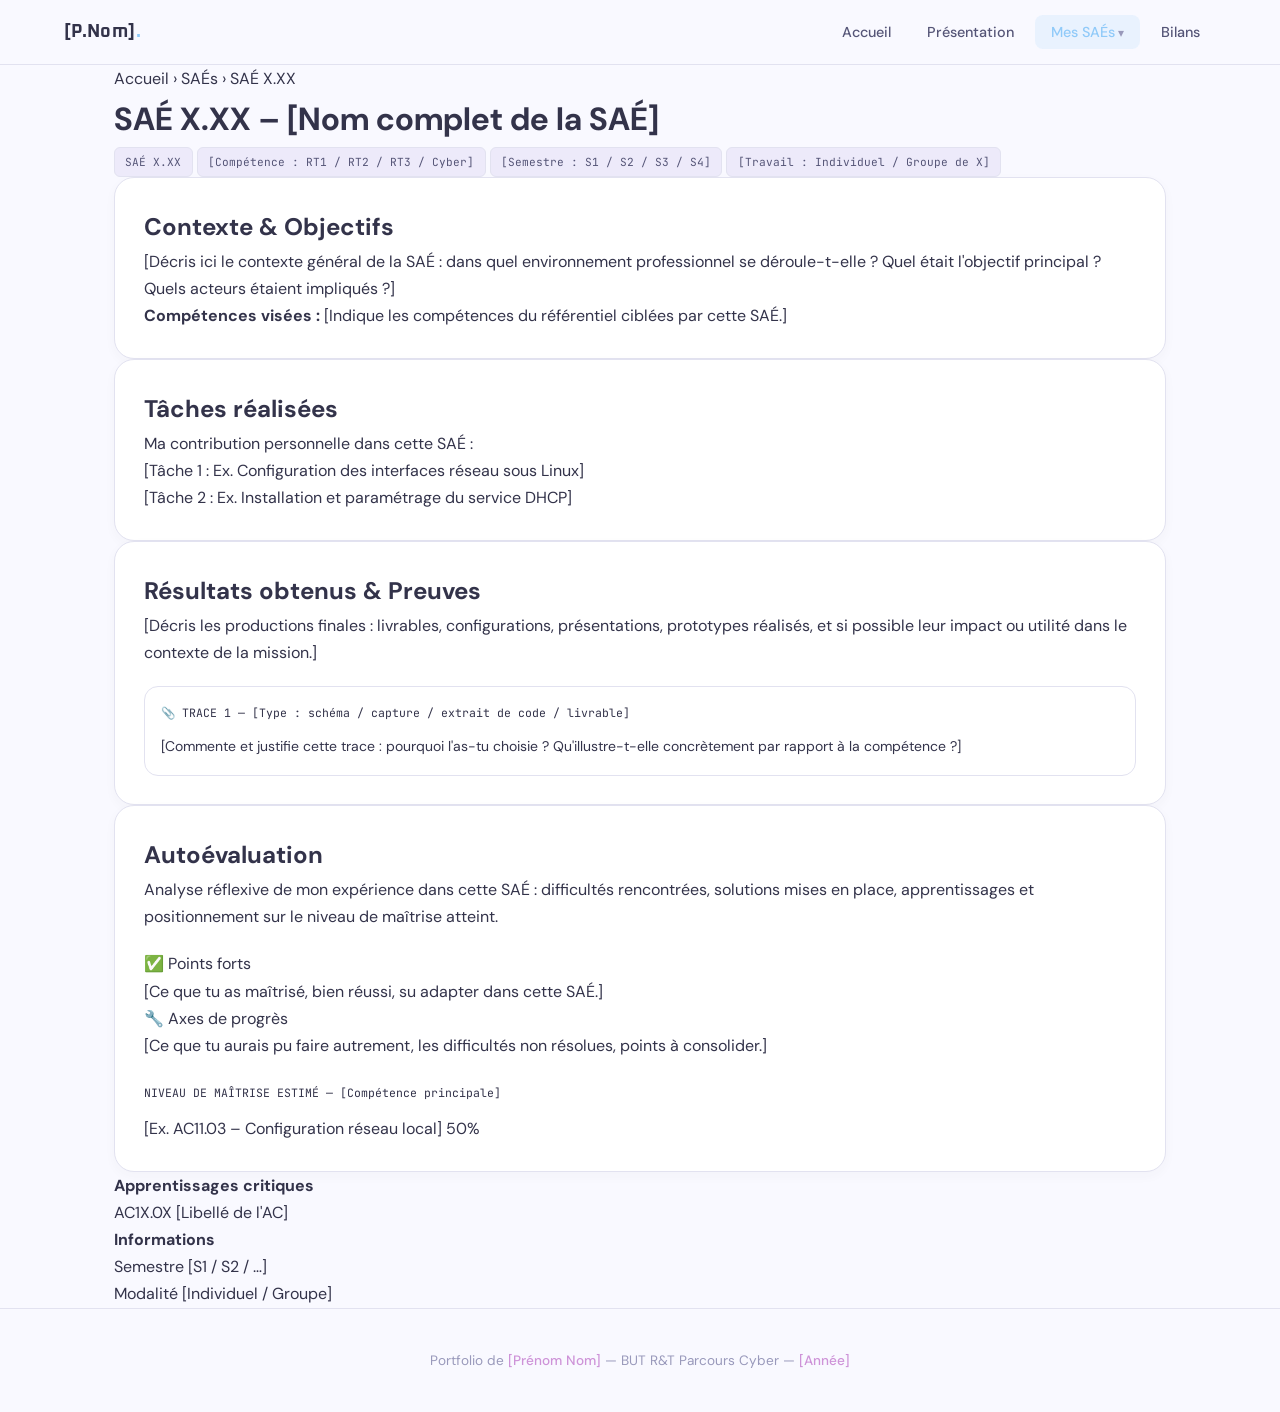
<file: sae-template.html>
<!DOCTYPE html>
<html lang="fr">
<head>
  <meta charset="UTF-8" />
  <meta name="viewport" content="width=device-width, initial-scale=1.0" />
  <title>SAÉ X.XX – [Nom de la SAÉ] | Portfolio</title>
  <link rel="stylesheet" href="style.css" />
</head>
<body>

  <nav class="navbar">
    <a href="index.html" class="nav-logo">[P.Nom]<span>.</span></a>
    <ul class="nav-links">
      <li><a href="index.html">Accueil</a></li>
      <li><a href="présentation.html">Présentation</a></li>
      <li class="nav-dropdown">
        <a href="#" class="active">Mes SAÉs</a>
        <ul class="dropdown-menu">
          <li><a href="sae-101.html">SAÉ 1.01</a></li>
          <li><a href="sae-102.html">SAÉ 1.02</a></li>
        </ul>
      </li>
      <li><a href="bilan.html">Bilans</a></li>
    </ul>
    <button class="nav-burger" id="burger"><span></span><span></span><span></span></button>
  </nav>

  <main>
    <div class="container">

      <div class="page-hero">
        <div class="breadcrumb">
          <a href="index.html">Accueil</a>
          <span>›</span>
          <a href="index.html#saes">SAÉs</a>
          <span>›</span>
          <span>SAÉ X.XX</span>
        </div>

        <h1>SAÉ X.XX – [Nom complet de la SAÉ]</h1>

        <div class="meta">
          <span class="tag cyan">SAÉ X.XX</span>
          <span class="tag purple">[Compétence : RT1 / RT2 / RT3 / Cyber]</span>
          <span class="tag">[Semestre : S1 / S2 / S3 / S4]</span>
          <span class="tag">[Travail : Individuel / Groupe de X]</span>
        </div>
      </div>

      <div class="sae-layout">

        <div class="sae-content">

          <div class="card content-block">
            <h2>Contexte &amp; Objectifs</h2>
            <p>
              [Décris ici le contexte général de la SAÉ : dans quel
              environnement professionnel se déroule-t-elle ? Quel était
              l'objectif principal ? Quels acteurs étaient impliqués ?]
            </p>
            <p>
              <strong style="color:var(--text-1);">Compétences visées :</strong>
              [Indique les compétences du référentiel ciblées par cette SAÉ.]
            </p>
          </div>

          <div class="card content-block">
            <h2>Tâches réalisées</h2>
            <p>Ma contribution personnelle dans cette SAÉ :</p>
            <ul>
              <li>[Tâche 1 : Ex. Configuration des interfaces réseau sous Linux]</li>
              <li>[Tâche 2 : Ex. Installation et paramétrage du service DHCP]</li>
            </ul>
          </div>

          <div class="card content-block">
            <h2>Résultats obtenus &amp; Preuves</h2>
            <p>
              [Décris les productions finales : livrables, configurations,
              présentations, prototypes réalisés, et si possible leur impact
              ou utilité dans le contexte de la mission.]
            </p>
            
            <div style="margin-top:1.25rem; padding:1rem; background:var(--bg-1); border-radius:var(--radius); border:1px solid var(--border);">
              <p style="font-family:var(--font-mono);font-size:.72rem;color:var(--cyan);margin-bottom:.5rem;">
                📎 TRACE 1 — [Type : schéma / capture / extrait de code / livrable]
              </p>
              <p style="color:var(--text-2);font-size:.875rem;margin-top:.75rem;">
                [Commente et justifie cette trace : pourquoi l'as-tu choisie ?
                Qu'illustre-t-elle concrètement par rapport à la compétence ?]
              </p>
            </div>
          </div>

          <div class="card content-block">
            <h2>Autoévaluation</h2>
            <p>
              Analyse réflexive de mon expérience dans cette SAÉ :
              difficultés rencontrées, solutions mises en place, apprentissages
              et positionnement sur le niveau de maîtrise atteint.
            </p>

            <div class="auteval-grid" style="margin-top:1.25rem;">
              <div class="auteval-item good">
                <p class="auteval-label">✅ Points forts</p>
                <p>[Ce que tu as maîtrisé, bien réussi, su adapter dans cette SAÉ.]</p>
              </div>
              <div class="auteval-item improve">
                <p class="auteval-label">🔧 Axes de progrès</p>
                <p>[Ce que tu aurais pu faire autrement, les difficultés non résolues, points à consolider.]</p>
              </div>
            </div>

            <div class="niveau-bar-wrap" style="margin-top:1.5rem;">
              <p style="font-family:var(--font-mono);font-size:.72rem;color:var(--cyan);margin-bottom:.75rem;">
                NIVEAU DE MAÎTRISE ESTIMÉ — [Compétence principale]
              </p>
              <div class="niveau-label">
                <span>[Ex. AC11.03 – Configuration réseau local]</span>
                <span>50%</span>
              </div>
              <div class="niveau-bar">
                <div class="niveau-fill" style="width: 50%;"></div>
              </div>
            </div>
          </div>

        </div>

        <aside class="sae-sidebar">
          <div class="sidebar-card">
            <h4>Apprentissages critiques</h4>
            <div class="ac-item">
              <span class="ac-code">AC1X.0X</span>
              <span class="ac-label">[Libellé de l'AC]</span>
            </div>
          </div>

          <div class="sidebar-card">
            <h4>Informations</h4>
            <div class="info-list">
              <div class="info-item">
                <span class="label">Semestre</span>
                <span>[S1 / S2 / …]</span>
              </div>
              <div class="info-item">
                <span class="label">Modalité</span>
                <span>[Individuel / Groupe]</span>
              </div>
            </div>
          </div>
        </aside>

      </div>
    </div>
  </main>

  <footer>
    <div class="container">
      <p>Portfolio de <span>[Prénom Nom]</span> — BUT R&amp;T Parcours Cyber — <span>[Année]</span></p>
    </div>
  </footer>

  <script>
    document.getElementById('burger').addEventListener('click', () => {
      document.querySelector('.nav-links').classList.toggle('open');
    });
  </script>
</body>
</html>
</file>
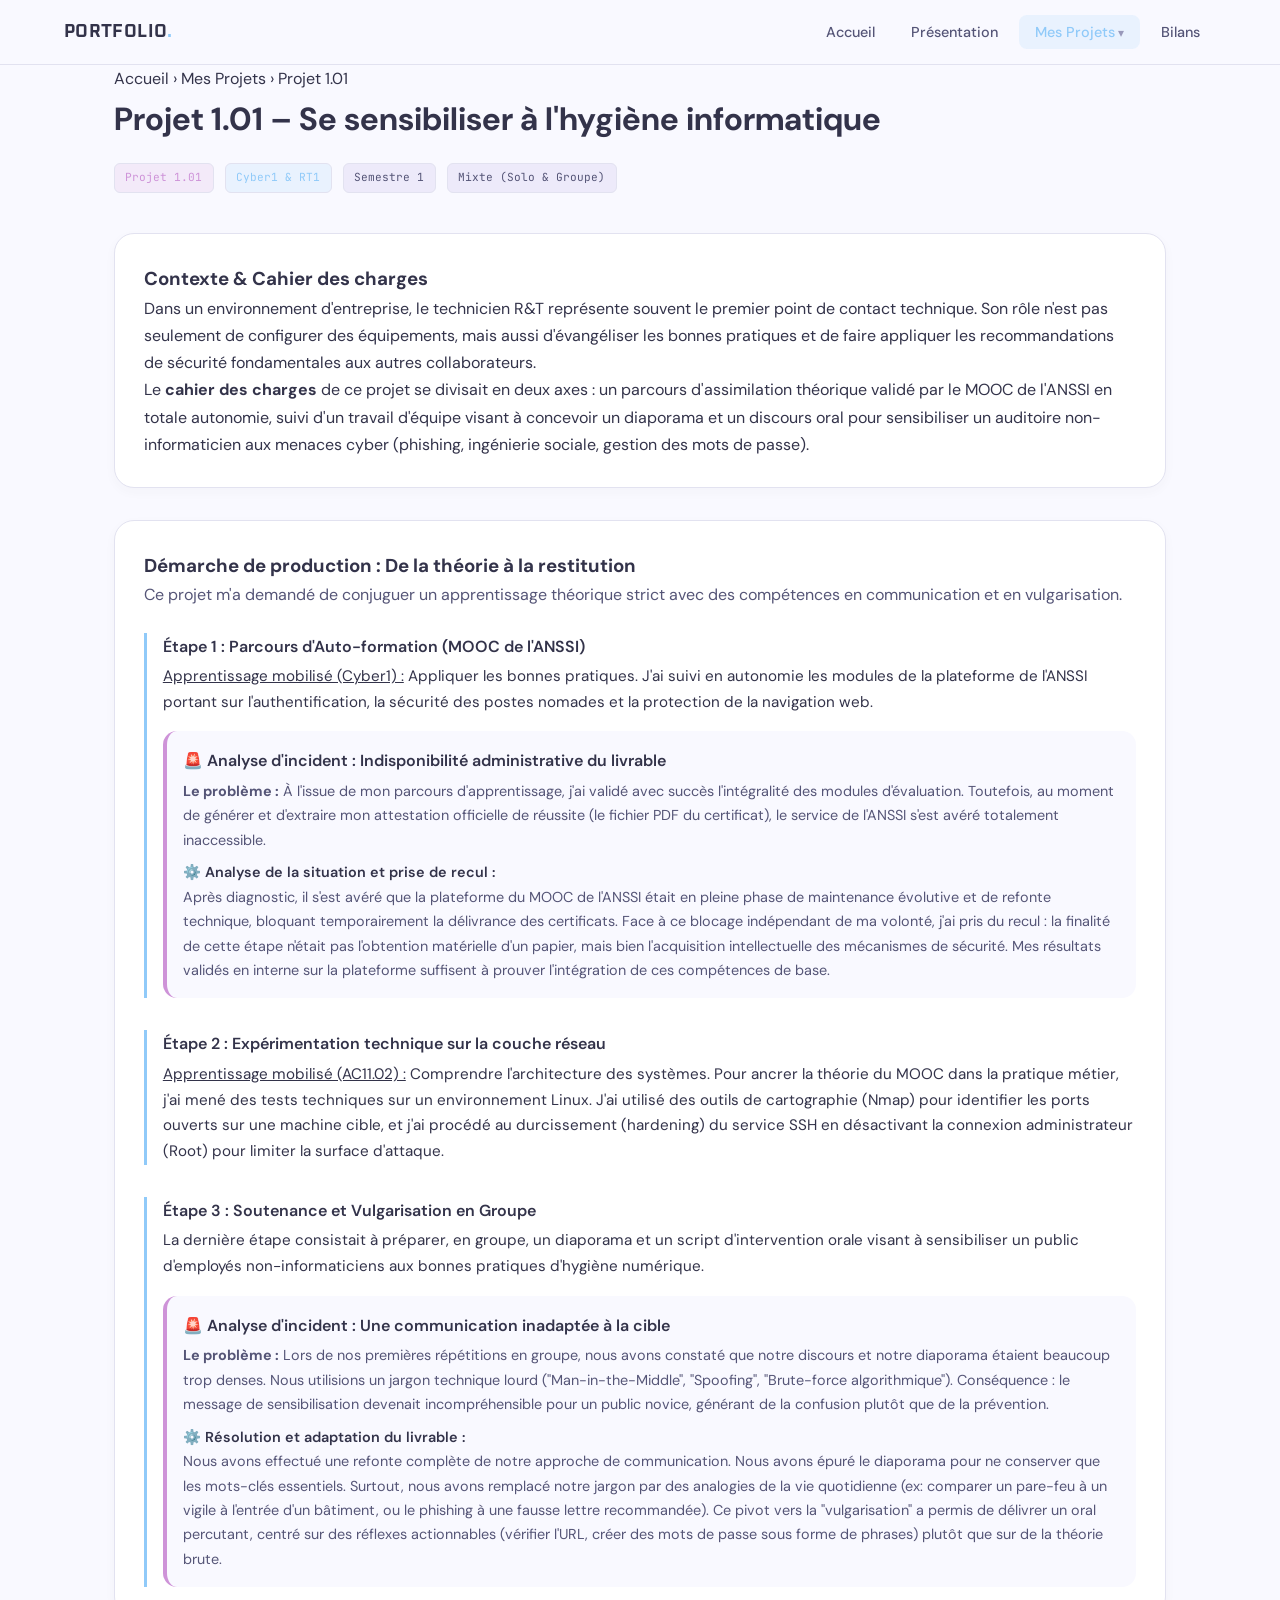
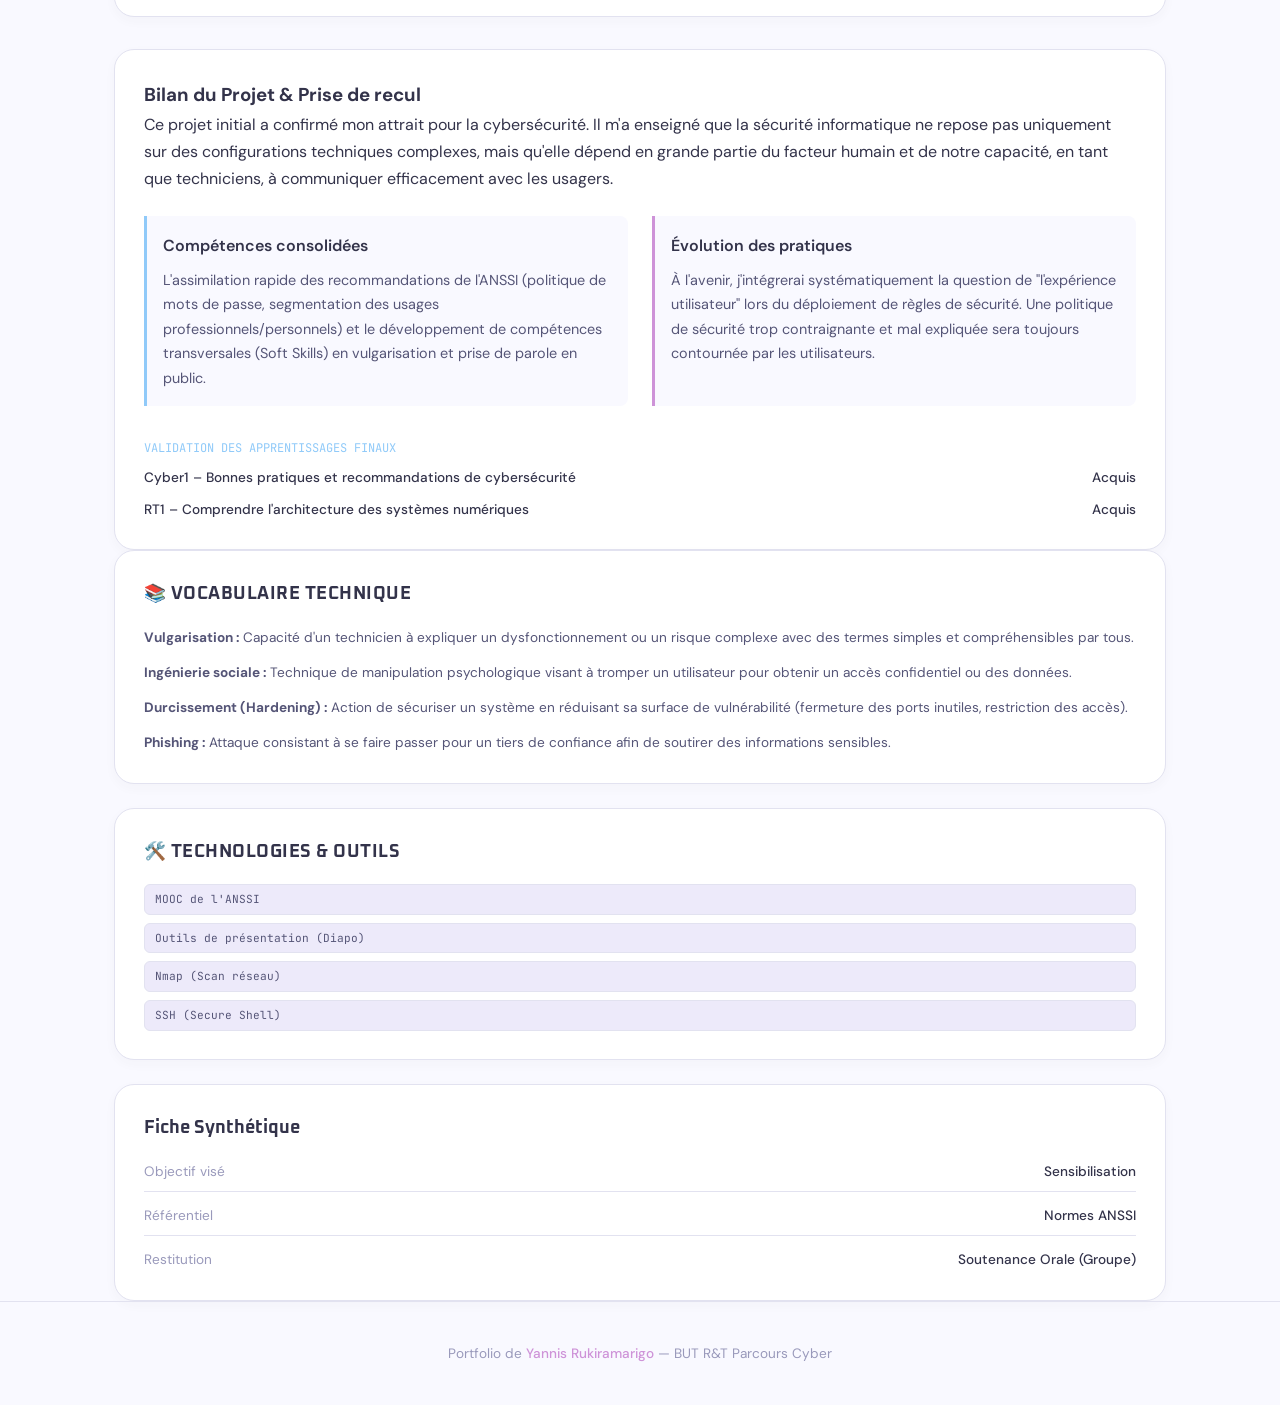
<file: sae_101.html>
<!DOCTYPE html>
<html lang="fr">
<head>
  <meta charset="UTF-8" />
  <meta name="viewport" content="width=device-width, initial-scale=1.0" />
  <title>Projet 1.01 – Hygiène Informatique | Portfolio Yannis</title>
  <link rel="stylesheet" href="style.css" />
</head>
<body>

  <nav class="navbar">
    <a href="index.html" class="nav-logo">PORTFOLIO<span>.</span></a>
    <ul class="nav-links">
      <li><a href="index.html">Accueil</a></li>
      <li><a href="présentation.html">Présentation</a></li>
      <li class="nav-dropdown">
        <a href="projets.html" class="active">Mes Projets</a>
        <ul class="dropdown-menu">
          <li><a href="sae_101.html" class="active">Projet 1.01 – Hygiène</a></li>
          <li><a href="sae_102.html">Projet 1.02 – Réseaux</a></li>
          <li><a href="sae_103.html">Projet 1.03 – Transmission</a></li>
          <li><a href="sae_104.html">Projet 1.04 – Internet</a></li>
          <li><a href="sae_105.html">Projet 1.05 – Données</a></li>
        </ul>
      </li>
      <li><a href="bilan.html">Bilans</a></li>
    </ul>
    <button class="nav-burger" id="burger"><span></span><span></span><span></span></button>
  </nav>

  <main>
    <div class="container">

      <div class="page-hero">
        <div class="breadcrumb">
          <a href="index.html">Accueil</a>
          <span>›</span>
          <a href="projets.html">Mes Projets</a>
          <span>›</span>
          <span>Projet 1.01</span>
        </div>

        <h1 class="page-hero-title">Projet 1.01 – Se sensibiliser à l'hygiène informatique</h1>

        <div class="hero-tags" style="margin-top: 1rem;">
          <span class="tag bg-soft-mauve text-soft-mauve">Projet 1.01</span>
          <span class="tag bg-soft-blue text-soft-blue">Cyber1 &amp; RT1</span>
          <span class="tag">Semestre 1</span>
          <span class="tag">Mixte (Solo &amp; Groupe)</span>
        </div>
      </div>

      <div class="bilan-layout" style="margin-top: 2rem;">

        <div class="bilan-content">

          <div class="card" style="margin-bottom: 2rem;">
            <h3>Contexte &amp; Cahier des charges</h3>
            <p>
              Dans un environnement d'entreprise, le technicien R&amp;T représente souvent le premier point de contact technique. Son rôle n'est pas seulement de configurer des équipements, mais aussi d'évangéliser les bonnes pratiques et de faire appliquer les recommandations de sécurité fondamentales aux autres collaborateurs.
            </p>
            <p>
              Le <strong>cahier des charges</strong> de ce projet se divisait en deux axes : un parcours d'assimilation théorique validé par le MOOC de l'ANSSI en totale autonomie, suivi d'un travail d'équipe visant à concevoir un diaporama et un discours oral pour sensibiliser un auditoire non-informaticien aux menaces cyber (phishing, ingénierie sociale, gestion des mots de passe).
            </p>
          </div>

          <div class="card" style="margin-bottom: 2rem;">
            <h3>Démarche de production : De la théorie à la restitution</h3>
            <p style="margin-bottom: 1.5rem; color: var(--text-med);">
              Ce projet m'a demandé de conjuguer un apprentissage théorique strict avec des compétences en communication et en vulgarisation.
            </p>

            <div style="margin-bottom: 2rem; padding-left: 1rem; border-left: 3px solid var(--soft-blue);">
              <p style="font-weight: 600; color: var(--text-dark); margin-bottom: 0.25rem;">
                Étape 1 : Parcours d'Auto-formation (MOOC de l'ANSSI)
              </p>
              <p style="font-size: 0.95rem; margin-bottom: 1rem;">
                <span style="text-decoration: underline;">Apprentissage mobilisé (Cyber1) :</span> Appliquer les bonnes pratiques. J'ai suivi en autonomie les modules de la plateforme de l'ANSSI portant sur l'authentification, la sécurité des postes nomades et la protection de la navigation web.
              </p>

              <div style="padding: 1rem; background: var(--bg-main); border-radius: var(--radius); border-left: 4px solid var(--soft-mauve);">
                <p style="font-weight: 600; color: var(--text-dark); margin-bottom: 0.25rem;">🚨 Analyse d'incident : Indisponibilité administrative du livrable</p>
                <p style="font-size: 0.9rem; color: var(--text-med);"><strong>Le problème :</strong> À l'issue de mon parcours d'apprentissage, j'ai validé avec succès l'intégralité des modules d'évaluation. Toutefois, au moment de générer et d'extraire mon attestation officielle de réussite (le fichier PDF du certificat), le service de l'ANSSI s'est avéré totalement inaccessible.</p>
                <p style="font-size: 0.9rem; color: var(--text-dark); font-weight: 600; margin-top: 0.5rem;">⚙️ Analyse de la situation et prise de recul :</p>
                <p style="font-size: 0.9rem; color: var(--text-med);">Après diagnostic, il s'est avéré que la plateforme du MOOC de l'ANSSI était en pleine phase de maintenance évolutive et de refonte technique, bloquant temporairement la délivrance des certificats. Face à ce blocage indépendant de ma volonté, j'ai pris du recul : la finalité de cette étape n'était pas l'obtention matérielle d'un papier, mais bien l'acquisition intellectuelle des mécanismes de sécurité. Mes résultats validés en interne sur la plateforme suffisent à prouver l'intégration de ces compétences de base.</p>
              </div>
            </div>

            <div style="margin-bottom: 2rem; padding-left: 1rem; border-left: 3px solid var(--soft-blue);">
              <p style="font-weight: 600; color: var(--text-dark); margin-bottom: 0.25rem;">
                Étape 2 : Expérimentation technique sur la couche réseau
              </p>
              <p style="font-size: 0.95rem;">
                <span style="text-decoration: underline;">Apprentissage mobilisé (AC11.02) :</span> Comprendre l'architecture des systèmes. Pour ancrer la théorie du MOOC dans la pratique métier, j'ai mené des tests techniques sur un environnement Linux. J'ai utilisé des outils de cartographie (Nmap) pour identifier les ports ouverts sur une machine cible, et j'ai procédé au durcissement (hardening) du service SSH en désactivant la connexion administrateur (Root) pour limiter la surface d'attaque.
              </p>
            </div>

            <div style="padding-left: 1rem; border-left: 3px solid var(--soft-blue);">
              <p style="font-weight: 600; color: var(--text-dark); margin-bottom: 0.25rem;">
                Étape 3 : Soutenance et Vulgarisation en Groupe
              </p>
              <p style="font-size: 0.95rem; margin-bottom: 1rem;">
                La dernière étape consistait à préparer, en groupe, un diaporama et un script d'intervention orale visant à sensibiliser un public d'employés non-informaticiens aux bonnes pratiques d'hygiène numérique.
              </p>

              <div style="padding: 1rem; background: var(--bg-main); border-radius: var(--radius); border-left: 4px solid var(--soft-mauve);">
                <p style="font-weight: 600; color: var(--text-dark); margin-bottom: 0.25rem;">🚨 Analyse d'incident : Une communication inadaptée à la cible</p>
                <p style="font-size: 0.9rem; color: var(--text-med);"><strong>Le problème :</strong> Lors de nos premières répétitions en groupe, nous avons constaté que notre discours et notre diaporama étaient beaucoup trop denses. Nous utilisions un jargon technique lourd ("Man-in-the-Middle", "Spoofing", "Brute-force algorithmique"). Conséquence : le message de sensibilisation devenait incompréhensible pour un public novice, générant de la confusion plutôt que de la prévention.</p>
                <p style="font-size: 0.9rem; color: var(--text-dark); font-weight: 600; margin-top: 0.5rem;">⚙️ Résolution et adaptation du livrable :</p>
                <p style="font-size: 0.9rem; color: var(--text-med);">Nous avons effectué une refonte complète de notre approche de communication. Nous avons épuré le diaporama pour ne conserver que les mots-clés essentiels. Surtout, nous avons remplacé notre jargon par des analogies de la vie quotidienne (ex: comparer un pare-feu à un vigile à l'entrée d'un bâtiment, ou le phishing à une fausse lettre recommandée). Ce pivot vers la "vulgarisation" a permis de délivrer un oral percutant, centré sur des réflexes actionnables (vérifier l'URL, créer des mots de passe sous forme de phrases) plutôt que sur de la théorie brute.</p>
              </div>
            </div>

          </div>

          <div class="card">
            <h3>Bilan du Projet &amp; Prise de recul</h3>
            <p style="margin-bottom: 1.5rem;">
              Ce projet initial a confirmé mon attrait pour la cybersécurité. Il m'a enseigné que la sécurité informatique ne repose pas uniquement sur des configurations techniques complexes, mais qu'elle dépend en grande partie du facteur humain et de notre capacité, en tant que techniciens, à communiquer efficacement avec les usagers.
            </p>

            <div style="display: grid; grid-template-columns: 1fr 1fr; gap: 1.5rem; margin-bottom: 2rem;">
              <div style="padding: 1rem; border-left: 3px solid var(--soft-blue); background: var(--bg-main); border-radius: 0 8px 8px 0;">
                <p style="font-weight: 600; color: var(--text-dark); margin-bottom: 0.5rem;">Compétences consolidées</p>
                <p style="font-size: 0.9rem; color: var(--text-med);">L'assimilation rapide des recommandations de l'ANSSI (politique de mots de passe, segmentation des usages professionnels/personnels) et le développement de compétences transversales (Soft Skills) en vulgarisation et prise de parole en public.</p>
              </div>
              <div style="padding: 1rem; border-left: 3px solid var(--soft-mauve); background: var(--bg-main); border-radius: 0 8px 8px 0;">
                <p style="font-weight: 600; color: var(--text-dark); margin-bottom: 0.5rem;">Évolution des pratiques</p>
                <p style="font-size: 0.9rem; color: var(--text-med);">À l'avenir, j'intégrerai systématiquement la question de "l'expérience utilisateur" lors du déploiement de règles de sécurité. Une politique de sécurité trop contraignante et mal expliquée sera toujours contournée par les utilisateurs.</p>
              </div>
            </div>

            <div>
              <p style="font-family:var(--font-mono);font-size:.75rem;color:var(--soft-blue);margin-bottom:.5rem; text-transform: uppercase;">
                Validation des apprentissages finaux
              </p>
              <div style="display: flex; justify-content: space-between; align-items: center; font-size: .85rem; font-weight: 500; margin-bottom: 0.5rem;">
                <span>Cyber1 – Bonnes pratiques et recommandations de cybersécurité</span>
                <span class="status-dot ok">Acquis</span>
              </div>
              <div style="display: flex; justify-content: space-between; align-items: center; font-size: .85rem; font-weight: 500;">
                <span>RT1 – Comprendre l'architecture des systèmes numériques</span>
                <span class="status-dot ok">Acquis</span>
              </div>
            </div>
          </div>

        </div>

        <aside>
          <div class="card" style="margin-bottom: 1.5rem;">
            <h4 style="font-family: var(--font-display); font-size: 1.1rem; margin-bottom: 1rem; color: var(--text-dark); text-transform: uppercase; letter-spacing: 0.5px;">
              📚 Vocabulaire Technique
            </h4>
            <div style="display: flex; flex-direction: column; gap: 0.75rem; font-size: 0.85rem; color: var(--text-med);">
              <p><strong>Vulgarisation :</strong> Capacité d'un technicien à expliquer un dysfonctionnement ou un risque complexe avec des termes simples et compréhensibles par tous.</p>
              <p><strong>Ingénierie sociale :</strong> Technique de manipulation psychologique visant à tromper un utilisateur pour obtenir un accès confidentiel ou des données.</p>
              <p><strong>Durcissement (Hardening) :</strong> Action de sécuriser un système en réduisant sa surface de vulnérabilité (fermeture des ports inutiles, restriction des accès).</p>
              <p><strong>Phishing :</strong> Attaque consistant à se faire passer pour un tiers de confiance afin de soutirer des informations sensibles.</p>
            </div>
          </div>

          <div class="card" style="margin-bottom: 1.5rem;">
            <h4 style="font-family: var(--font-display); font-size: 1.1rem; margin-bottom: 1rem; color: var(--text-dark); text-transform: uppercase; letter-spacing: 0.5px;">
              🛠️ Technologies &amp; Outils
            </h4>
            <div style="display: flex; flex-wrap: wrap; gap: 0.5rem;">
              <span class="tag" style="width: 100%; text-align: center;">MOOC de l'ANSSI</span>
              <span class="tag" style="width: 100%; text-align: center;">Outils de présentation (Diapo)</span>
              <span class="tag" style="width: 100%; text-align: center;">Nmap (Scan réseau)</span>
              <span class="tag" style="width: 100%; text-align: center;">SSH (Secure Shell)</span>
            </div>
          </div>

          <div class="card">
            <h4 style="font-family: var(--font-display); font-size: 1.1rem; margin-bottom: 1rem; color: var(--text-dark);">
              Fiche Synthétique
            </h4>
            <div style="display: flex; flex-direction: column; gap: 0.75rem; font-size: 0.85rem;">
              <div style="display: flex; justify-content: space-between; border-bottom: 1px solid var(--border); padding-bottom: 0.5rem;">
                <span style="color: var(--text-light);">Objectif visé</span>
                <span style="font-weight: 500; color: var(--text-dark);">Sensibilisation</span>
              </div>
              <div style="display: flex; justify-content: space-between; border-bottom: 1px solid var(--border); padding-bottom: 0.5rem;">
                <span style="color: var(--text-light);">Référentiel</span>
                <span style="font-weight: 500; color: var(--text-dark);">Normes ANSSI</span>
              </div>
              <div style="display: flex; justify-content: space-between;">
                <span style="color: var(--text-light);">Restitution</span>
                <span style="font-weight: 500; color: var(--text-dark);">Soutenance Orale (Groupe)</span>
              </div>
            </div>
          </div>
        </aside>

      </div>
    </div>
  </main>

  <footer>
    <div class="container">
      <p>Portfolio de <span>Yannis Rukiramarigo</span> — BUT R&amp;T Parcours Cyber</p>
    </div>
  </footer>

  <script>
    document.getElementById('burger').addEventListener('click', () => {
      document.querySelector('.nav-links').classList.toggle('open');
    });
  </script>
</body>
</html>
</file>
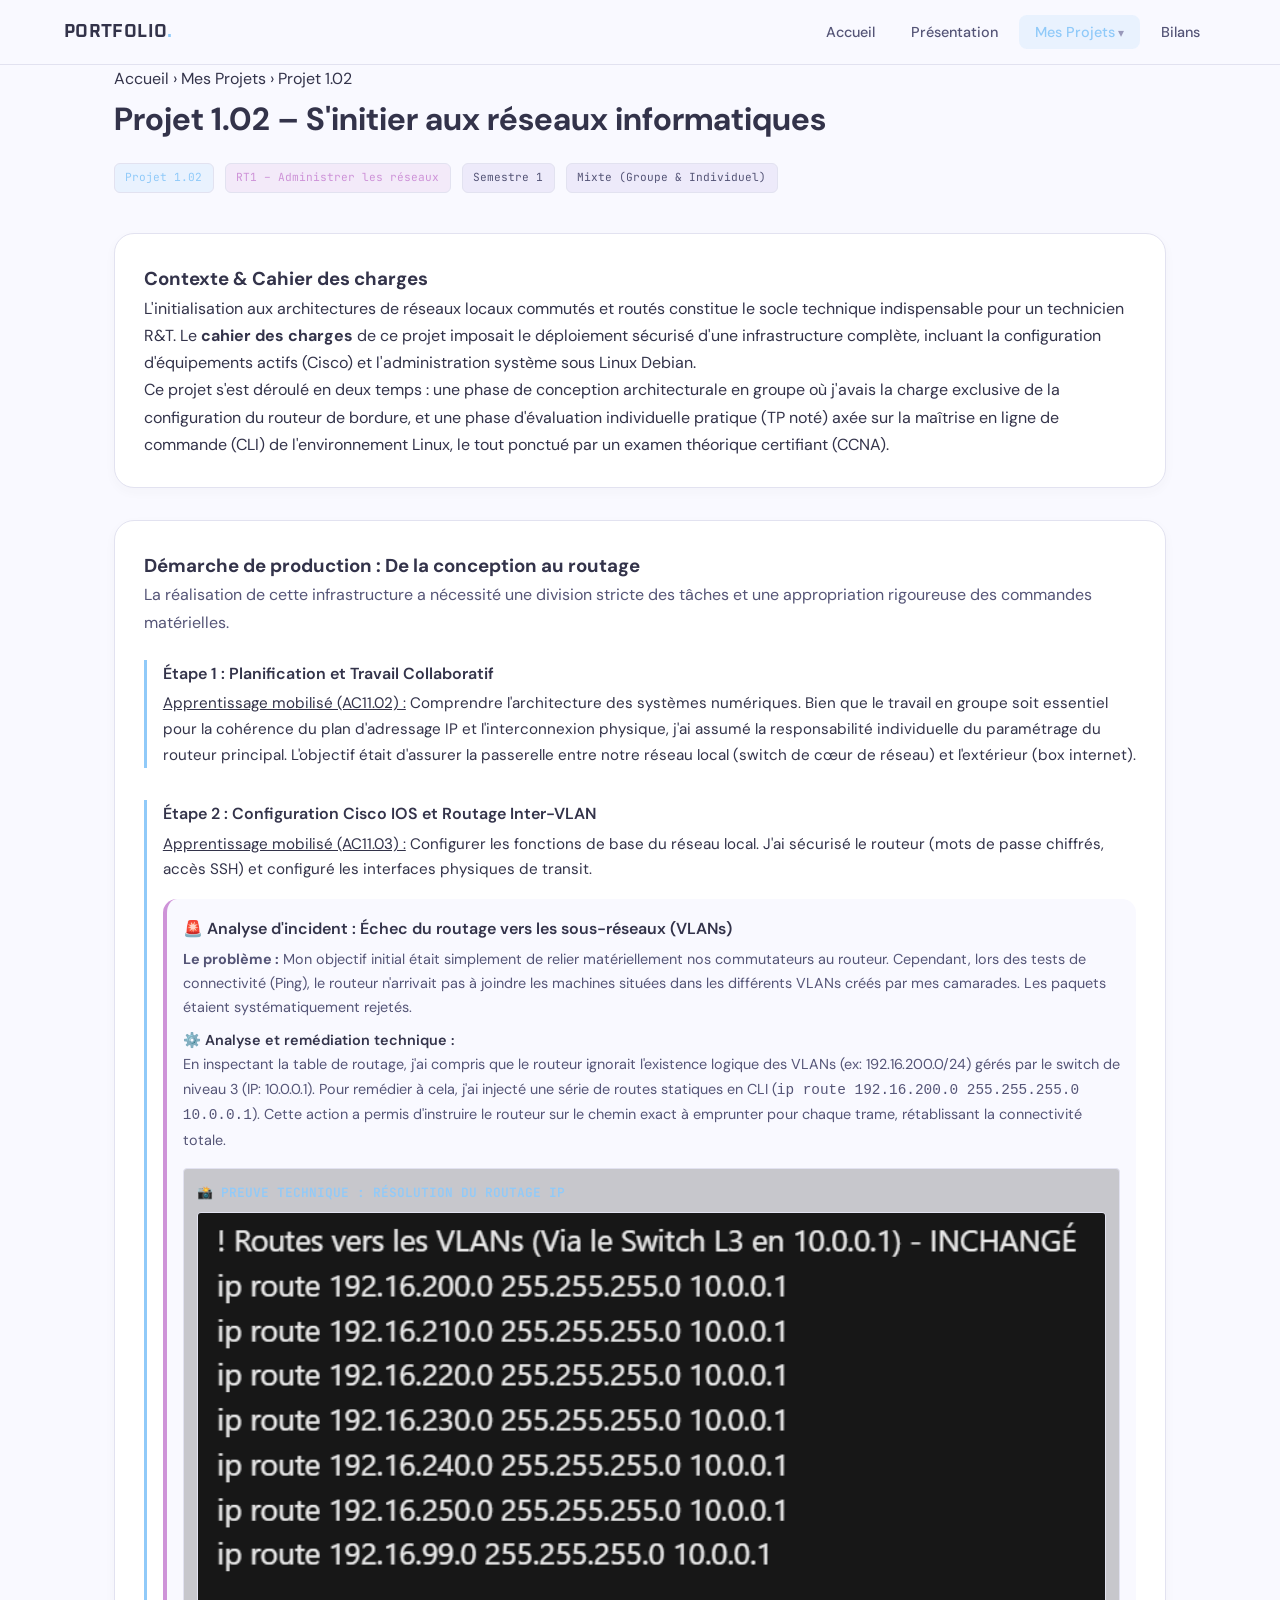
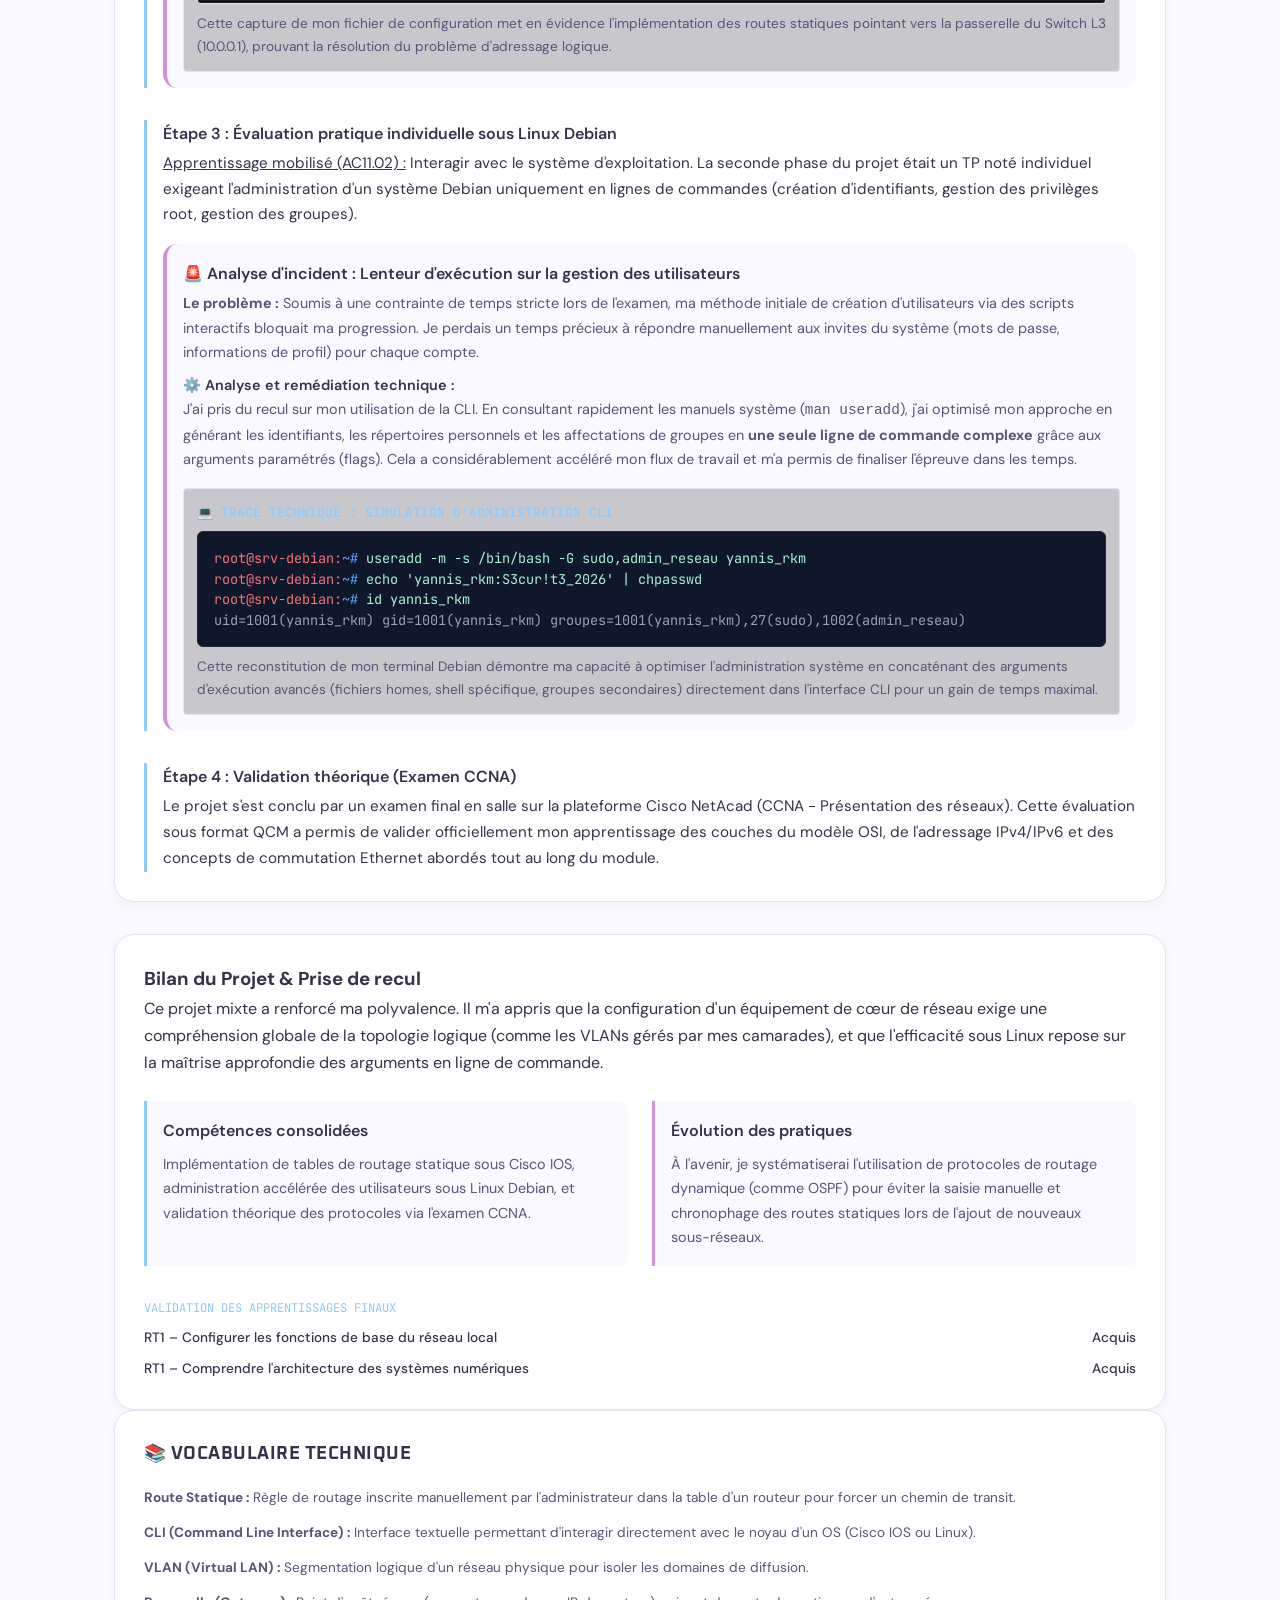
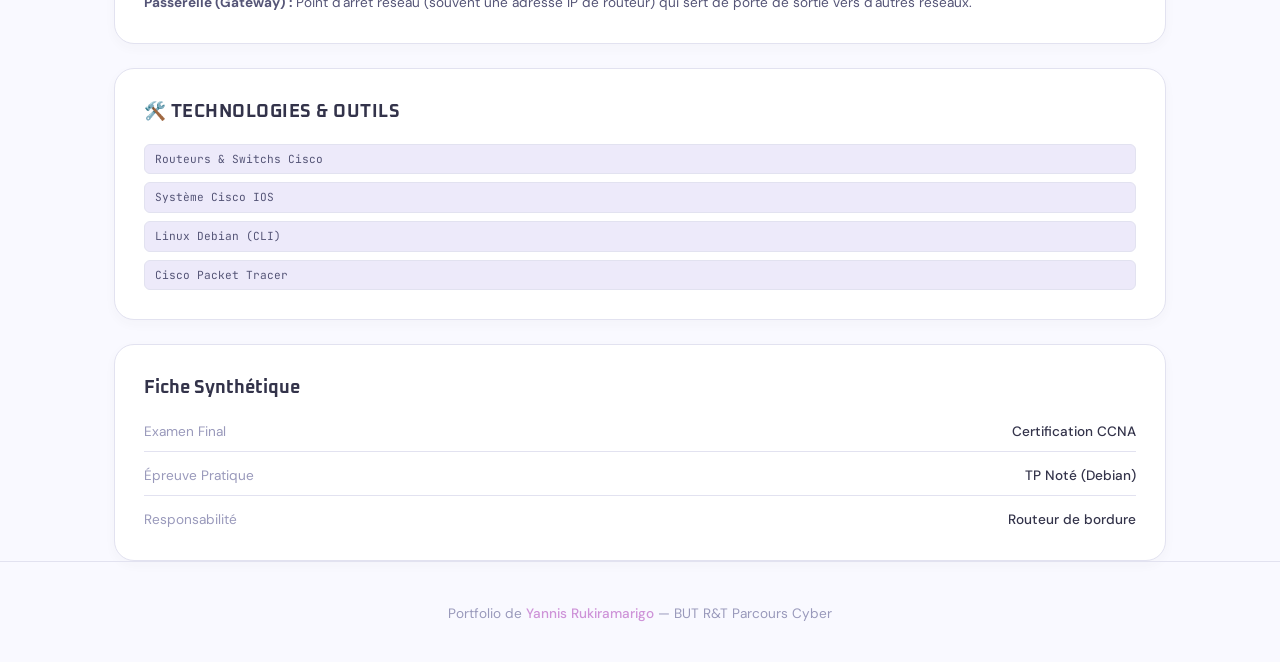
<file: sae_102.html>
<!DOCTYPE html>
<html lang="fr">
<head>
  <meta charset="UTF-8" />
  <meta name="viewport" content="width=device-width, initial-scale=1.0" />
  <title>Projet 1.02 – Réseaux Informatiques | Portfolio Yannis</title>
  <link rel="stylesheet" href="style.css" />
</head>
<body>

  <nav class="navbar">
    <a href="index.html" class="nav-logo">PORTFOLIO<span>.</span></a>
    <ul class="nav-links">
      <li><a href="index.html">Accueil</a></li>
      <li><a href="présentation.html">Présentation</a></li>
      <li class="nav-dropdown">
        <a href="projets.html" class="active">Mes Projets</a>
        <ul class="dropdown-menu">
          <li><a href="sae_101.html">Projet 1.01 – Hygiène</a></li>
          <li><a href="sae_102.html" class="active">Projet 1.02 – Réseaux</a></li>
          <li><a href="sae_103.html">Projet 1.03 – Transmission</a></li>
          <li><a href="sae_104.html">Projet 1.04 – Internet</a></li>
          <li><a href="sae_105.html">Projet 1.05 – Données</a></li>
        </ul>
      </li>
      <li><a href="bilan.html">Bilans</a></li>
    </ul>
    <button class="nav-burger" id="burger"><span></span><span></span><span></span></button>
  </nav>

  <main>
    <div class="container">

      <div class="page-hero">
        <div class="breadcrumb">
          <a href="index.html">Accueil</a>
          <span>›</span>
          <a href="projets.html">Mes Projets</a>
          <span>›</span>
          <span>Projet 1.02</span>
        </div>

        <h1 class="page-hero-title">Projet 1.02 – S'initier aux réseaux informatiques</h1>

        <div class="hero-tags" style="margin-top: 1rem;">
          <span class="tag bg-soft-blue text-soft-blue">Projet 1.02</span>
          <span class="tag bg-soft-mauve text-soft-mauve">RT1 – Administrer les réseaux</span>
          <span class="tag">Semestre 1</span>
          <span class="tag">Mixte (Groupe &amp; Individuel)</span>
        </div>
      </div>

      <div class="bilan-layout" style="margin-top: 2rem;">

        <div class="bilan-content">

          <div class="card" style="margin-bottom: 2rem;">
            <h3>Contexte &amp; Cahier des charges</h3>
            <p>
              L'initialisation aux architectures de réseaux locaux commutés et routés constitue le socle technique indispensable pour un technicien R&amp;T. Le <strong>cahier des charges</strong> de ce projet imposait le déploiement sécurisé d'une infrastructure complète, incluant la configuration d'équipements actifs (Cisco) et l'administration système sous Linux Debian.
            </p>
            <p>
              Ce projet s'est déroulé en deux temps : une phase de conception architecturale en groupe où j'avais la charge exclusive de la configuration du routeur de bordure, et une phase d'évaluation individuelle pratique (TP noté) axée sur la maîtrise en ligne de commande (CLI) de l'environnement Linux, le tout ponctué par un examen théorique certifiant (CCNA).
            </p>
          </div>

          <div class="card" style="margin-bottom: 2rem;">
            <h3>Démarche de production : De la conception au routage</h3>
            <p style="margin-bottom: 1.5rem; color: var(--text-med);">
              La réalisation de cette infrastructure a nécessité une division stricte des tâches et une appropriation rigoureuse des commandes matérielles.
            </p>

            <div style="margin-bottom: 2rem; padding-left: 1rem; border-left: 3px solid var(--soft-blue);">
              <p style="font-weight: 600; color: var(--text-dark); margin-bottom: 0.25rem;">
                Étape 1 : Planification et Travail Collaboratif
              </p>
              <p style="font-size: 0.95rem; margin-bottom: 1rem;">
                <span style="text-decoration: underline;">Apprentissage mobilisé (AC11.02) :</span> Comprendre l'architecture des systèmes numériques. Bien que le travail en groupe soit essentiel pour la cohérence du plan d'adressage IP et l'interconnexion physique, j'ai assumé la responsabilité individuelle du paramétrage du routeur principal. L'objectif était d'assurer la passerelle entre notre réseau local (switch de cœur de réseau) et l'extérieur (box internet).
              </p>
            </div>

            <div style="margin-bottom: 2rem; padding-left: 1rem; border-left: 3px solid var(--soft-blue);">
              <p style="font-weight: 600; color: var(--text-dark); margin-bottom: 0.25rem;">
                Étape 2 : Configuration Cisco IOS et Routage Inter-VLAN
              </p>
              <p style="font-size: 0.95rem; margin-bottom: 1rem;">
                <span style="text-decoration: underline;">Apprentissage mobilisé (AC11.03) :</span> Configurer les fonctions de base du réseau local. J'ai sécurisé le routeur (mots de passe chiffrés, accès SSH) et configuré les interfaces physiques de transit.
              </p>

              <div style="padding: 1rem; background: var(--bg-main); border-radius: var(--radius); border-left: 4px solid var(--soft-mauve);">
                <p style="font-weight: 600; color: var(--text-dark); margin-bottom: 0.25rem;">🚨 Analyse d'incident : Échec du routage vers les sous-réseaux (VLANs)</p>
                <p style="font-size: 0.9rem; color: var(--text-med);"><strong>Le problème :</strong> Mon objectif initial était simplement de relier matériellement nos commutateurs au routeur. Cependant, lors des tests de connectivité (Ping), le routeur n'arrivait pas à joindre les machines situées dans les différents VLANs créés par mes camarades. Les paquets étaient systématiquement rejetés.</p>
                <p style="font-size: 0.9rem; color: var(--text-dark); font-weight: 600; margin-top: 0.5rem;">⚙️ Analyse et remédiation technique :</p>
                <p style="font-size: 0.9rem; color: var(--text-med);">En inspectant la table de routage, j'ai compris que le routeur ignorait l'existence logique des VLANs (ex: 192.16.200.0/24) gérés par le switch de niveau 3 (IP: 10.0.0.1). Pour remédier à cela, j'ai injecté une série de routes statiques en CLI (<code>ip route 192.16.200.0 255.255.255.0 10.0.0.1</code>). Cette action a permis d'instruire le routeur sur le chemin exact à emprunter pour chaque trame, rétablissant la connectivité totale.</p>
                
                <div style="margin-top: 1rem; padding: 0.8rem; background: rgba(0,0,0,0.2); border: 1px solid var(--border); border-radius: 4px;">
                  <p style="font-family: var(--font-mono); font-size: 0.8rem; color: var(--soft-blue); font-weight: 600; text-transform: uppercase;">📸 Preuve technique : Résolution du routage IP</p>
                  
                  <img src="capture_routes_cisco.png" alt="Configuration des routes statiques" style="width: 100%; border-radius: 4px; margin: 0.5rem 0; border: 1px solid var(--border);" />
                  
                  <p style="font-size: 0.85rem; color: var(--text-med); margin-top: 0.25rem;">Cette capture de mon fichier de configuration met en évidence l'implémentation des routes statiques pointant vers la passerelle du Switch L3 (10.0.0.1), prouvant la résolution du problème d'adressage logique.</p>
                </div>
              </div>
            </div>

            <div style="margin-bottom: 2rem; padding-left: 1rem; border-left: 3px solid var(--soft-blue);">
              <p style="font-weight: 600; color: var(--text-dark); margin-bottom: 0.25rem;">
                Étape 3 : Évaluation pratique individuelle sous Linux Debian
              </p>
              <p style="font-size: 0.95rem; margin-bottom: 1rem;">
                <span style="text-decoration: underline;">Apprentissage mobilisé (AC11.02) :</span> Interagir avec le système d'exploitation. La seconde phase du projet était un TP noté individuel exigeant l'administration d'un système Debian uniquement en lignes de commandes (création d'identifiants, gestion des privilèges root, gestion des groupes).
              </p>

              <div style="padding: 1rem; background: var(--bg-main); border-radius: var(--radius); border-left: 4px solid var(--soft-mauve);">
                <p style="font-weight: 600; color: var(--text-dark); margin-bottom: 0.25rem;">🚨 Analyse d'incident : Lenteur d'exécution sur la gestion des utilisateurs</p>
                <p style="font-size: 0.9rem; color: var(--text-med);"><strong>Le problème :</strong> Soumis à une contrainte de temps stricte lors de l'examen, ma méthode initiale de création d'utilisateurs via des scripts interactifs bloquait ma progression. Je perdais un temps précieux à répondre manuellement aux invites du système (mots de passe, informations de profil) pour chaque compte.</p>
                <p style="font-size: 0.9rem; color: var(--text-dark); font-weight: 600; margin-top: 0.5rem;">⚙️ Analyse et remédiation technique :</p>
                <p style="font-size: 0.9rem; color: var(--text-med);">J'ai pris du recul sur mon utilisation de la CLI. En consultant rapidement les manuels système (<code>man useradd</code>), j'ai optimisé mon approche en générant les identifiants, les répertoires personnels et les affectations de groupes en <strong>une seule ligne de commande complexe</strong> grâce aux arguments paramétrés (flags). Cela a considérablement accéléré mon flux de travail et m'a permis de finaliser l'épreuve dans les temps.</p>

                <div style="margin-top: 1rem; padding: 0.8rem; background: rgba(0,0,0,0.2); border: 1px solid var(--border); border-radius: 4px;">
                  <p style="font-family: var(--font-mono); font-size: 0.8rem; color: var(--soft-blue); font-weight: 600; text-transform: uppercase;">💻 Trace technique : Simulation d'administration CLI</p>
                  
                  <div style="margin-top: 0.5rem; padding: 1rem; background: #0f172a; border: 1px solid #1e293b; border-radius: 6px; font-family: 'JetBrains Mono', Consolas, monospace; font-size: 0.85rem; line-height: 1.5; color: #a7f3d0; overflow-x: auto;">
                    <span style="color: #f87171;">root@srv-debian:</span><span style="color: #60a5fa;">~#</span> useradd -m -s /bin/bash -G sudo,admin_reseau yannis_rkm<br>
                    <span style="color: #f87171;">root@srv-debian:</span><span style="color: #60a5fa;">~#</span> echo 'yannis_rkm:S3cur!t3_2026' | chpasswd<br>
                    <span style="color: #f87171;">root@srv-debian:</span><span style="color: #60a5fa;">~#</span> id yannis_rkm<br>
                    <span style="color: #94a3b8;">uid=1001(yannis_rkm) gid=1001(yannis_rkm) groupes=1001(yannis_rkm),27(sudo),1002(admin_reseau)</span>
                  </div>

                  <p style="font-size: 0.85rem; color: var(--text-med); margin-top: 0.5rem;">Cette reconstitution de mon terminal Debian démontre ma capacité à optimiser l'administration système en concaténant des arguments d'exécution avancés (fichiers homes, shell spécifique, groupes secondaires) directement dans l'interface CLI pour un gain de temps maximal.</p>
                </div>
              </div>
            </div>

            <div style="padding-left: 1rem; border-left: 3px solid var(--soft-blue);">
              <p style="font-weight: 600; color: var(--text-dark); margin-bottom: 0.25rem;">
                Étape 4 : Validation théorique (Examen CCNA)
              </p>
              <p style="font-size: 0.95rem;">
                Le projet s'est conclu par un examen final en salle sur la plateforme Cisco NetAcad (CCNA - Présentation des réseaux). Cette évaluation sous format QCM a permis de valider officiellement mon apprentissage des couches du modèle OSI, de l'adressage IPv4/IPv6 et des concepts de commutation Ethernet abordés tout au long du module.
              </p>
            </div>

          </div>

          <div class="card">
            <h3>Bilan du Projet &amp; Prise de recul</h3>
            <p style="margin-bottom: 1.5rem;">
              Ce projet mixte a renforcé ma polyvalence. Il m'a appris que la configuration d'un équipement de cœur de réseau exige une compréhension globale de la topologie logique (comme les VLANs gérés par mes camarades), et que l'efficacité sous Linux repose sur la maîtrise approfondie des arguments en ligne de commande.
            </p>

            <div style="display: grid; grid-template-columns: 1fr 1fr; gap: 1.5rem; margin-bottom: 2rem;">
              <div style="padding: 1rem; border-left: 3px solid var(--soft-blue); background: var(--bg-main); border-radius: 0 8px 8px 0;">
                <p style="font-weight: 600; color: var(--text-dark); margin-bottom: 0.5rem;">Compétences consolidées</p>
                <p style="font-size: 0.9rem; color: var(--text-med);">Implémentation de tables de routage statique sous Cisco IOS, administration accélérée des utilisateurs sous Linux Debian, et validation théorique des protocoles via l'examen CCNA.</p>
              </div>
              <div style="padding: 1rem; border-left: 3px solid var(--soft-mauve); background: var(--bg-main); border-radius: 0 8px 8px 0;">
                <p style="font-weight: 600; color: var(--text-dark); margin-bottom: 0.5rem;">Évolution des pratiques</p>
                <p style="font-size: 0.9rem; color: var(--text-med);">À l'avenir, je systématiserai l'utilisation de protocoles de routage dynamique (comme OSPF) pour éviter la saisie manuelle et chronophage des routes statiques lors de l'ajout de nouveaux sous-réseaux.</p>
              </div>
            </div>

            <div>
              <p style="font-family:var(--font-mono);font-size:.75rem;color:var(--soft-blue);margin-bottom:.5rem; text-transform: uppercase;">
                Validation des apprentissages finaux
              </p>
              <div style="display: flex; justify-content: space-between; align-items: center; font-size: .85rem; font-weight: 500; margin-bottom: 0.5rem;">
                <span>RT1 – Configurer les fonctions de base du réseau local</span>
                <span class="status-dot ok">Acquis</span>
              </div>
              <div style="display: flex; justify-content: space-between; align-items: center; font-size: .85rem; font-weight: 500;">
                <span>RT1 – Comprendre l'architecture des systèmes numériques</span>
                <span class="status-dot ok">Acquis</span>
              </div>
            </div>
          </div>

        </div>

        <aside>
          <div class="card" style="margin-bottom: 1.5rem;">
            <h4 style="font-family: var(--font-display); font-size: 1.1rem; margin-bottom: 1rem; color: var(--text-dark); text-transform: uppercase; letter-spacing: 0.5px;">
              📚 Vocabulaire Technique
            </h4>
            <div style="display: flex; flex-direction: column; gap: 0.75rem; font-size: 0.85rem; color: var(--text-med);">
              <p><strong>Route Statique :</strong> Règle de routage inscrite manuellement par l'administrateur dans la table d'un routeur pour forcer un chemin de transit.</p>
              <p><strong>CLI (Command Line Interface) :</strong> Interface textuelle permettant d'interagir directement avec le noyau d'un OS (Cisco IOS ou Linux).</p>
              <p><strong>VLAN (Virtual LAN) :</strong> Segmentation logique d'un réseau physique pour isoler les domaines de diffusion.</p>
              <p><strong>Passerelle (Gateway) :</strong> Point d'arrêt réseau (souvent une adresse IP de routeur) qui sert de porte de sortie vers d'autres réseaux.</p>
            </div>
          </div>

          <div class="card" style="margin-bottom: 1.5rem;">
            <h4 style="font-family: var(--font-display); font-size: 1.1rem; margin-bottom: 1rem; color: var(--text-dark); text-transform: uppercase; letter-spacing: 0.5px;">
              🛠️ Technologies &amp; Outils
            </h4>
            <div style="display: flex; flex-wrap: wrap; gap: 0.5rem;">
              <span class="tag" style="width: 100%; text-align: center;">Routeurs &amp; Switchs Cisco</span>
              <span class="tag" style="width: 100%; text-align: center;">Système Cisco IOS</span>
              <span class="tag" style="width: 100%; text-align: center;">Linux Debian (CLI)</span>
              <span class="tag" style="width: 100%; text-align: center;">Cisco Packet Tracer</span>
            </div>
          </div>

          <div class="card">
            <h4 style="font-family: var(--font-display); font-size: 1.1rem; margin-bottom: 1rem; color: var(--text-dark);">
              Fiche Synthétique
            </h4>
            <div style="display: flex; flex-direction: column; gap: 0.75rem; font-size: 0.85rem;">
              <div style="display: flex; justify-content: space-between; border-bottom: 1px solid var(--border); padding-bottom: 0.5rem;">
                <span style="color: var(--text-light);">Examen Final</span>
                <span style="font-weight: 500; color: var(--text-dark);">Certification CCNA</span>
              </div>
              <div style="display: flex; justify-content: space-between; border-bottom: 1px solid var(--border); padding-bottom: 0.5rem;">
                <span style="color: var(--text-light);">Épreuve Pratique</span>
                <span style="font-weight: 500; color: var(--text-dark);">TP Noté (Debian)</span>
              </div>
              <div style="display: flex; justify-content: space-between;">
                <span style="color: var(--text-light);">Responsabilité</span>
                <span style="font-weight: 500; color: var(--text-dark);">Routeur de bordure</span>
              </div>
            </div>
          </div>
        </aside>

      </div>
    </div>
  </main>

  <footer>
    <div class="container">
      <p>Portfolio de <span>Yannis Rukiramarigo</span> — BUT R&amp;T Parcours Cyber</p>
    </div>
  </footer>

  <script>
    document.getElementById('burger').addEventListener('click', () => {
      document.querySelector('.nav-links').classList.toggle('open');
    });
  </script>
</body>
</html>
</file>
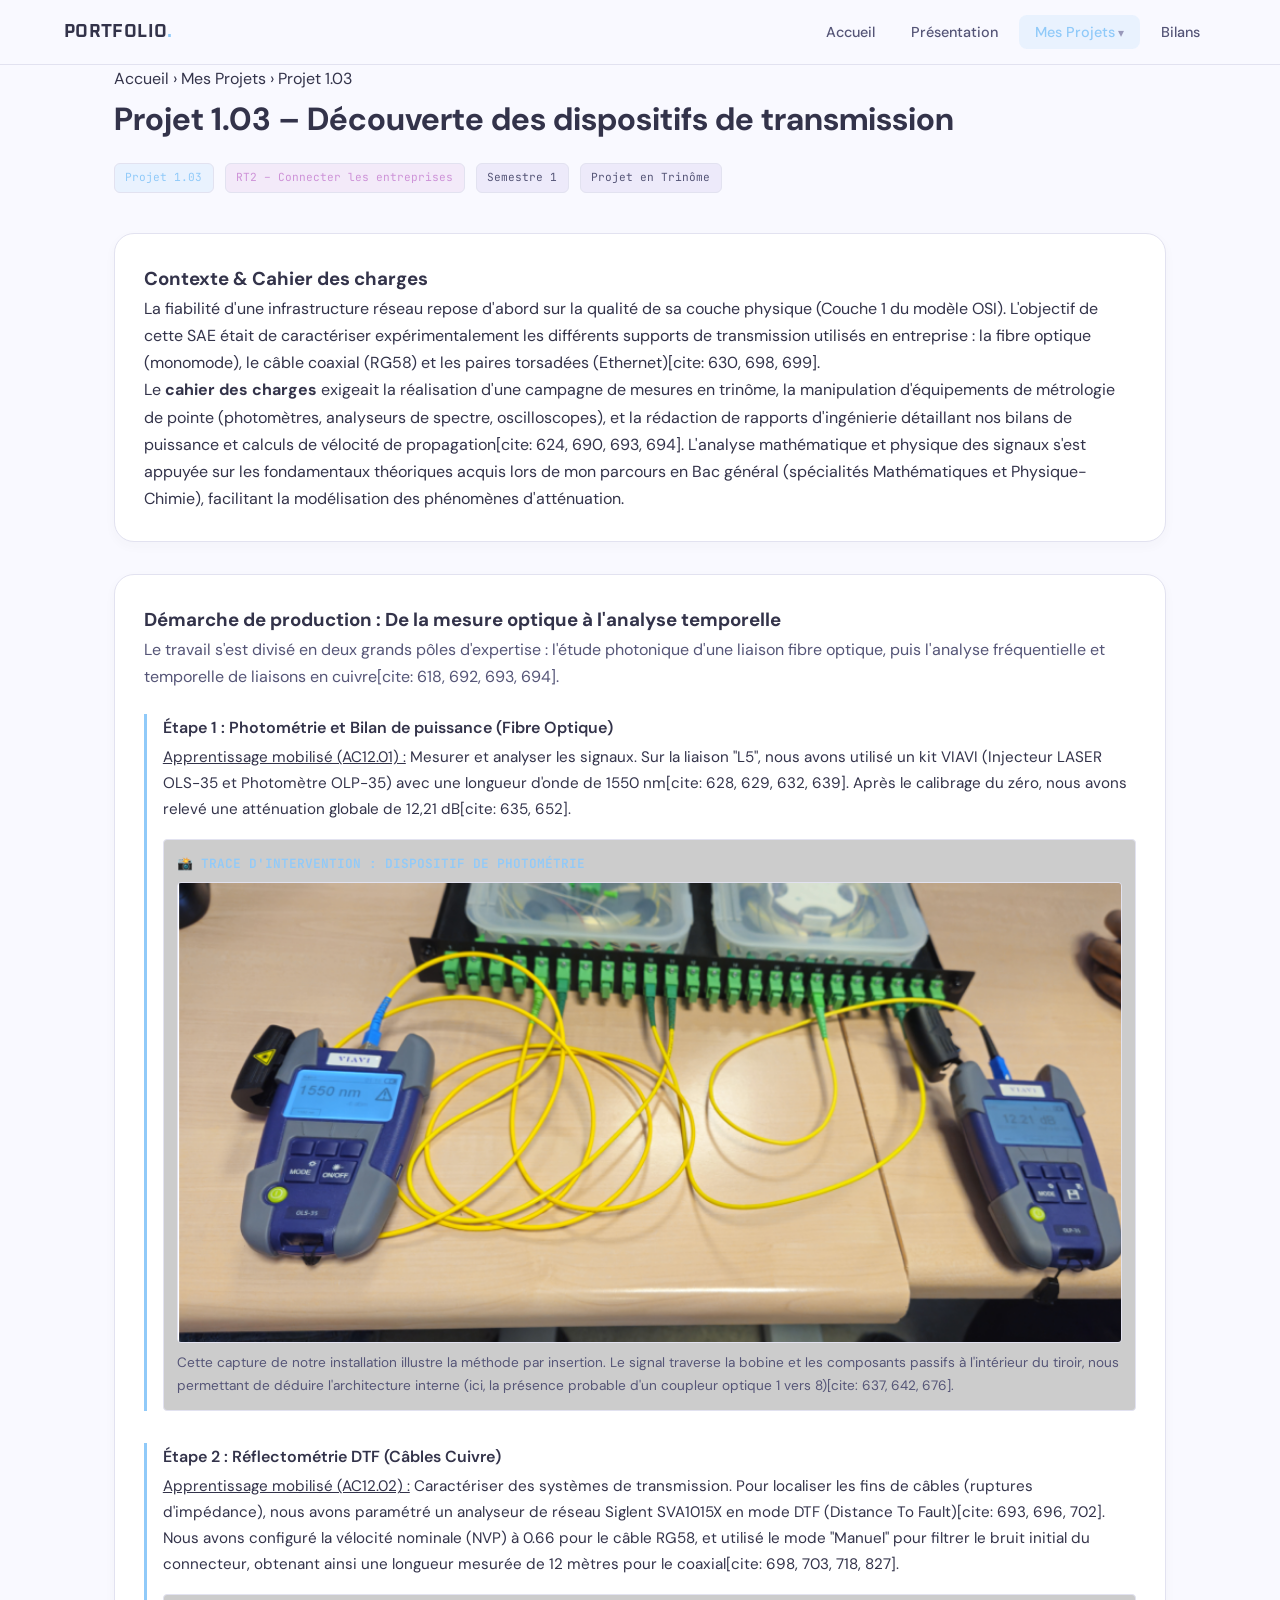
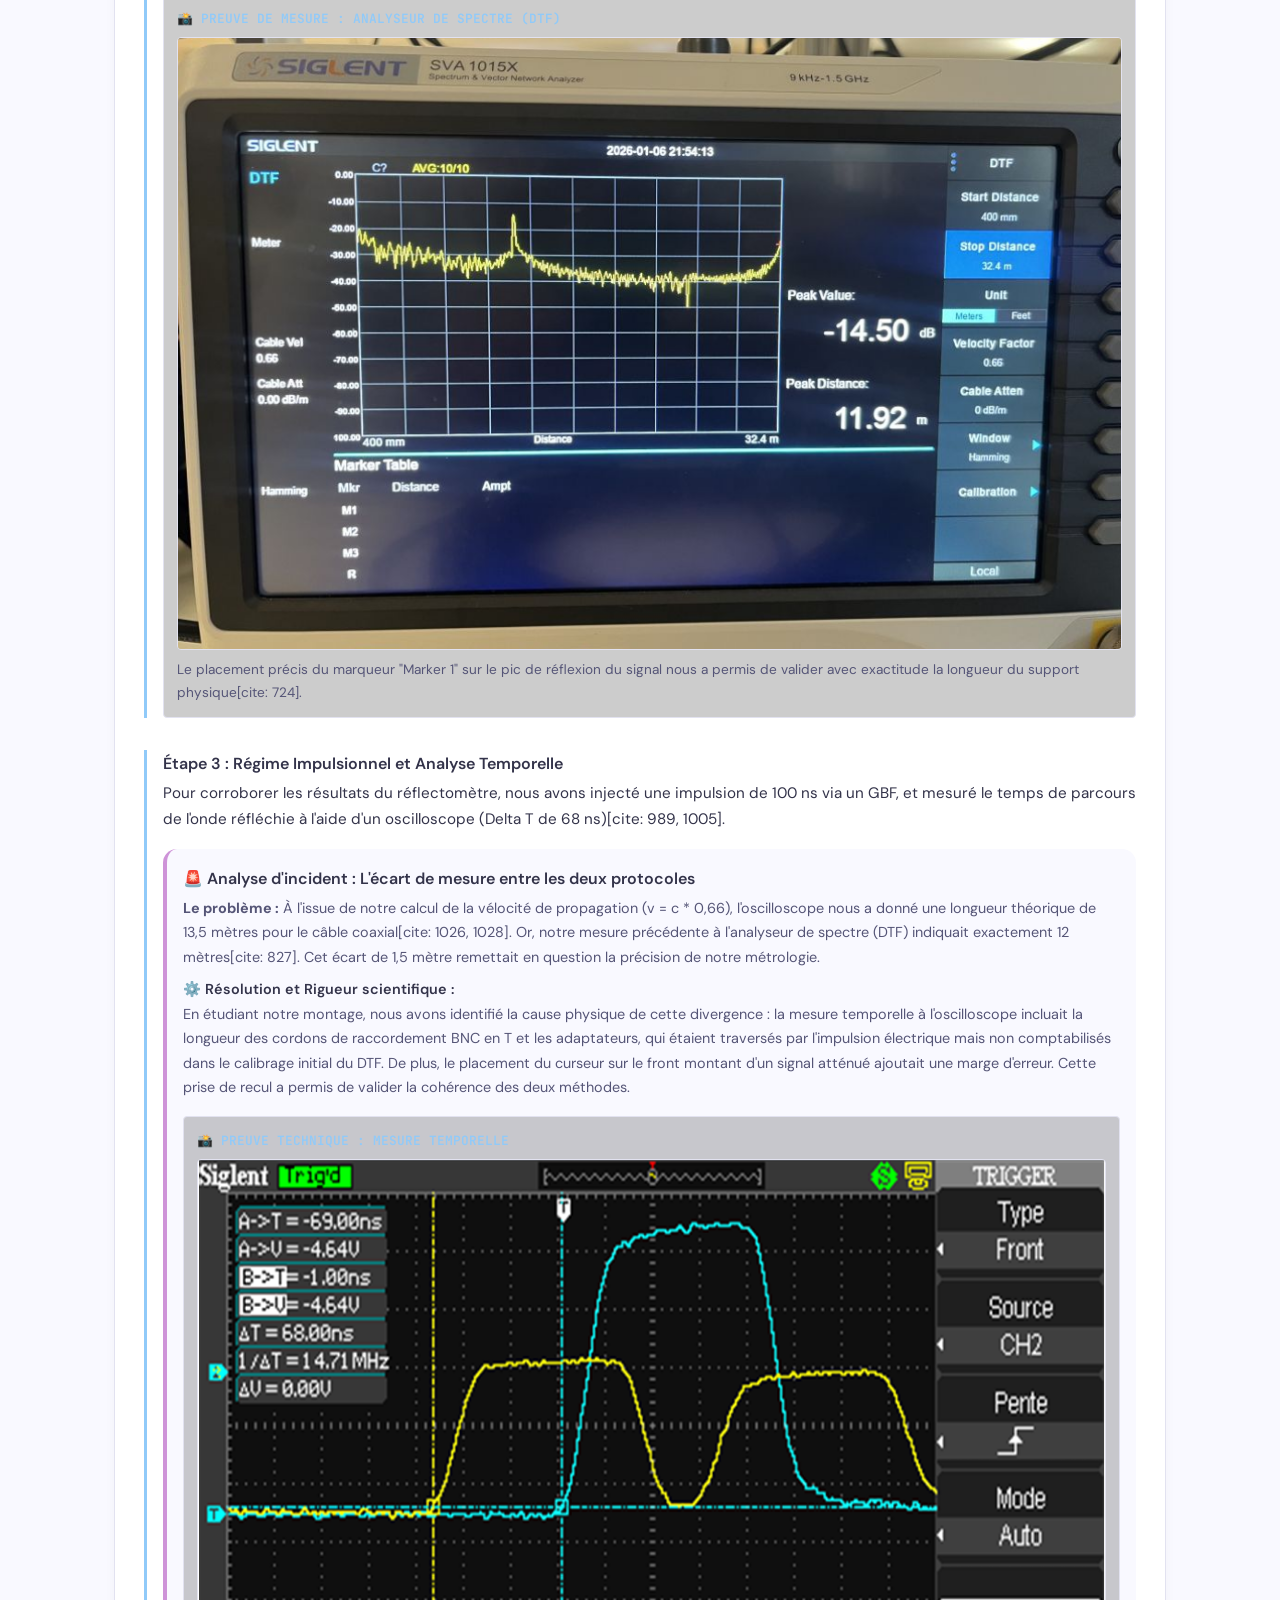
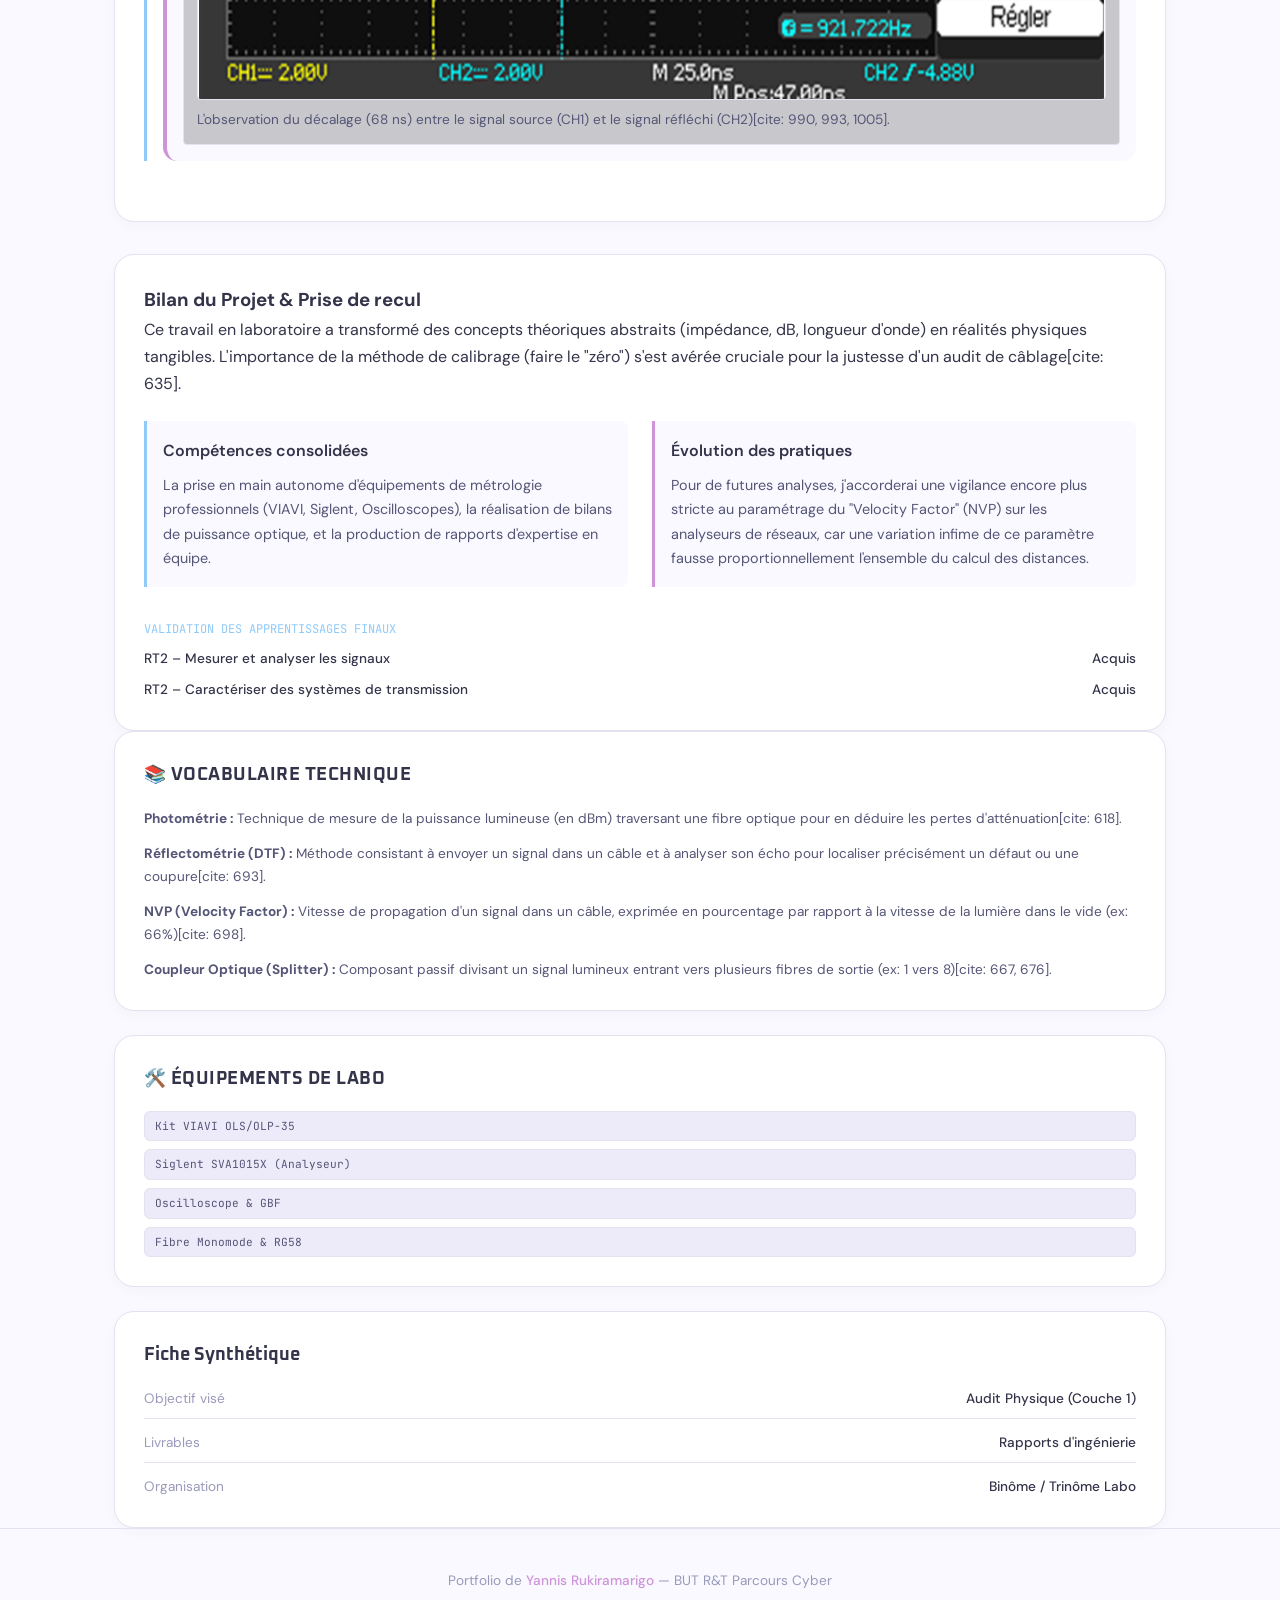
<file: sae_103.html>
<!DOCTYPE html>
<html lang="fr">
<head>
  <meta charset="UTF-8" />
  <meta name="viewport" content="width=device-width, initial-scale=1.0" />
  <title>Projet 1.03 – Transmission | Portfolio Yannis</title>
  <link rel="stylesheet" href="style.css" />
</head>
<body>

  <nav class="navbar">
    <a href="index.html" class="nav-logo">PORTFOLIO<span>.</span></a>
    <ul class="nav-links">
      <li><a href="index.html">Accueil</a></li>
      <li><a href="présentation.html">Présentation</a></li>
      <li class="nav-dropdown">
        <a href="projets.html" class="active">Mes Projets</a>
        <ul class="dropdown-menu">
          <li><a href="sae_101.html">Projet 1.01 – Hygiène</a></li>
          <li><a href="sae_102.html">Projet 1.02 – Réseaux</a></li>
          <li><a href="sae_103.html" class="active">Projet 1.03 – Transmission</a></li>
          <li><a href="sae_104.html">Projet 1.04 – Internet</a></li>
          <li><a href="sae_105.html">Projet 1.05 – Données</a></li>
        </ul>
      </li>
      <li><a href="bilan.html">Bilans</a></li>
    </ul>
    <button class="nav-burger" id="burger"><span></span><span></span><span></span></button>
  </nav>

  <main>
    <div class="container">

      <div class="page-hero">
        <div class="breadcrumb">
          <a href="index.html">Accueil</a>
          <span>›</span>
          <a href="projets.html">Mes Projets</a>
          <span>›</span>
          <span>Projet 1.03</span>
        </div>

        <h1 class="page-hero-title">Projet 1.03 – Découverte des dispositifs de transmission</h1>

        <div class="hero-tags" style="margin-top: 1rem;">
          <span class="tag bg-soft-blue text-soft-blue">Projet 1.03</span>
          <span class="tag bg-soft-mauve text-soft-mauve">RT2 – Connecter les entreprises</span>
          <span class="tag">Semestre 1</span>
          <span class="tag">Projet en Trinôme</span>
        </div>
      </div>

      <div class="bilan-layout" style="margin-top: 2rem;">

        <div class="bilan-content">

          <div class="card" style="margin-bottom: 2rem;">
            <h3>Contexte &amp; Cahier des charges</h3>
            <p>
              La fiabilité d'une infrastructure réseau repose d'abord sur la qualité de sa couche physique (Couche 1 du modèle OSI). L'objectif de cette SAE était de caractériser expérimentalement les différents supports de transmission utilisés en entreprise : la fibre optique (monomode), le câble coaxial (RG58) et les paires torsadées (Ethernet)[cite: 630, 698, 699].
            </p>
            <p>
              Le <strong>cahier des charges</strong> exigeait la réalisation d'une campagne de mesures en trinôme, la manipulation d'équipements de métrologie de pointe (photomètres, analyseurs de spectre, oscilloscopes), et la rédaction de rapports d'ingénierie détaillant nos bilans de puissance et calculs de vélocité de propagation[cite: 624, 690, 693, 694]. L'analyse mathématique et physique des signaux s'est appuyée sur les fondamentaux théoriques acquis lors de mon parcours en Bac général (spécialités Mathématiques et Physique-Chimie), facilitant la modélisation des phénomènes d'atténuation.
            </p>
          </div>

          <div class="card" style="margin-bottom: 2rem;">
            <h3>Démarche de production : De la mesure optique à l'analyse temporelle</h3>
            <p style="margin-bottom: 1.5rem; color: var(--text-med);">
              Le travail s'est divisé en deux grands pôles d'expertise : l'étude photonique d'une liaison fibre optique, puis l'analyse fréquentielle et temporelle de liaisons en cuivre[cite: 618, 692, 693, 694].
            </p>

            <div style="margin-bottom: 2rem; padding-left: 1rem; border-left: 3px solid var(--soft-blue);">
              <p style="font-weight: 600; color: var(--text-dark); margin-bottom: 0.25rem;">
                Étape 1 : Photométrie et Bilan de puissance (Fibre Optique)
              </p>
              <p style="font-size: 0.95rem; margin-bottom: 1rem;">
                <span style="text-decoration: underline;">Apprentissage mobilisé (AC12.01) :</span> Mesurer et analyser les signaux. Sur la liaison "L5", nous avons utilisé un kit VIAVI (Injecteur LASER OLS-35 et Photomètre OLP-35) avec une longueur d'onde de 1550 nm[cite: 628, 629, 632, 639]. Après le calibrage du zéro, nous avons relevé une atténuation globale de 12,21 dB[cite: 635, 652].
              </p>

              <div style="margin-top: 1rem; padding: 0.8rem; background: rgba(0,0,0,0.2); border: 1px solid var(--border); border-radius: 4px;">
                <p style="font-family: var(--font-mono); font-size: 0.8rem; color: var(--soft-blue); font-weight: 600; text-transform: uppercase;">📸 Trace d'intervention : Dispositif de Photométrie</p>
                
                <img src="capture_photometrie.png" alt="Kit VIAVI connecté au tiroir optique" style="width: 100%; border-radius: 4px; margin: 0.5rem 0; border: 1px solid var(--border);" />
                
                <p style="font-size: 0.85rem; color: var(--text-med); margin-top: 0.25rem;">Cette capture de notre installation illustre la méthode par insertion. Le signal traverse la bobine et les composants passifs à l'intérieur du tiroir, nous permettant de déduire l'architecture interne (ici, la présence probable d'un coupleur optique 1 vers 8)[cite: 637, 642, 676].</p>
              </div>
            </div>

            <div style="margin-bottom: 2rem; padding-left: 1rem; border-left: 3px solid var(--soft-blue);">
              <p style="font-weight: 600; color: var(--text-dark); margin-bottom: 0.25rem;">
                Étape 2 : Réflectométrie DTF (Câbles Cuivre)
              </p>
              <p style="font-size: 0.95rem; margin-bottom: 1rem;">
                <span style="text-decoration: underline;">Apprentissage mobilisé (AC12.02) :</span> Caractériser des systèmes de transmission. Pour localiser les fins de câbles (ruptures d'impédance), nous avons paramétré un analyseur de réseau Siglent SVA1015X en mode DTF (Distance To Fault)[cite: 693, 696, 702]. Nous avons configuré la vélocité nominale (NVP) à 0.66 pour le câble RG58, et utilisé le mode "Manuel" pour filtrer le bruit initial du connecteur, obtenant ainsi une longueur mesurée de 12 mètres pour le coaxial[cite: 698, 703, 718, 827].
              </p>

              <div style="margin-top: 1rem; padding: 0.8rem; background: rgba(0,0,0,0.2); border: 1px solid var(--border); border-radius: 4px;">
                <p style="font-family: var(--font-mono); font-size: 0.8rem; color: var(--soft-blue); font-weight: 600; text-transform: uppercase;">📸 Preuve de mesure : Analyseur de spectre (DTF)</p>
                
                <img src="capture_reflectometrie.png" alt="Mesure manuelle DTF sur Siglent" style="width: 100%; border-radius: 4px; margin: 0.5rem 0; border: 1px solid var(--border);" />
                
                <p style="font-size: 0.85rem; color: var(--text-med); margin-top: 0.25rem;">Le placement précis du marqueur "Marker 1" sur le pic de réflexion du signal nous a permis de valider avec exactitude la longueur du support physique[cite: 724].</p>
              </div>
            </div>

            <div style="margin-bottom: 2rem; padding-left: 1rem; border-left: 3px solid var(--soft-blue);">
              <p style="font-weight: 600; color: var(--text-dark); margin-bottom: 0.25rem;">
                Étape 3 : Régime Impulsionnel et Analyse Temporelle
              </p>
              <p style="font-size: 0.95rem; margin-bottom: 1rem;">
                Pour corroborer les résultats du réflectomètre, nous avons injecté une impulsion de 100 ns via un GBF, et mesuré le temps de parcours de l'onde réfléchie à l'aide d'un oscilloscope (Delta T de 68 ns)[cite: 989, 1005].
              </p>

              <div style="padding: 1rem; background: var(--bg-main); border-radius: var(--radius); border-left: 4px solid var(--soft-mauve);">
                <p style="font-weight: 600; color: var(--text-dark); margin-bottom: 0.25rem;">🚨 Analyse d'incident : L'écart de mesure entre les deux protocoles</p>
                <p style="font-size: 0.9rem; color: var(--text-med);"><strong>Le problème :</strong> À l'issue de notre calcul de la vélocité de propagation (v = c * 0,66), l'oscilloscope nous a donné une longueur théorique de 13,5 mètres pour le câble coaxial[cite: 1026, 1028]. Or, notre mesure précédente à l'analyseur de spectre (DTF) indiquait exactement 12 mètres[cite: 827]. Cet écart de 1,5 mètre remettait en question la précision de notre métrologie.</p>
                <p style="font-size: 0.9rem; color: var(--text-dark); font-weight: 600; margin-top: 0.5rem;">⚙️ Résolution et Rigueur scientifique :</p>
                <p style="font-size: 0.9rem; color: var(--text-med);">En étudiant notre montage, nous avons identifié la cause physique de cette divergence : la mesure temporelle à l'oscilloscope incluait la longueur des cordons de raccordement BNC en T et les adaptateurs, qui étaient traversés par l'impulsion électrique mais non comptabilisés dans le calibrage initial du DTF. De plus, le placement du curseur sur le front montant d'un signal atténué ajoutait une marge d'erreur. Cette prise de recul a permis de valider la cohérence des deux méthodes.</p>
                
                <div style="margin-top: 1rem; padding: 0.8rem; background: rgba(0,0,0,0.2); border: 1px solid var(--border); border-radius: 4px;">
                  <p style="font-family: var(--font-mono); font-size: 0.8rem; color: var(--soft-blue); font-weight: 600; text-transform: uppercase;">📸 Preuve technique : Mesure Temporelle</p>
                  <img src="capture_oscilloscope.png" alt="Écran de l'oscilloscope" style="width: 100%; border-radius: 4px; margin: 0.5rem 0; border: 1px solid var(--border);" />
                  <p style="font-size: 0.85rem; color: var(--text-med); margin-top: 0.25rem;">L'observation du décalage (68 ns) entre le signal source (CH1) et le signal réfléchi (CH2)[cite: 990, 993, 1005].</p>
                </div>
              </div>
            </div>

          </div>

          <div class="card">
            <h3>Bilan du Projet &amp; Prise de recul</h3>
            <p style="margin-bottom: 1.5rem;">
              Ce travail en laboratoire a transformé des concepts théoriques abstraits (impédance, dB, longueur d'onde) en réalités physiques tangibles. L'importance de la méthode de calibrage (faire le "zéro") s'est avérée cruciale pour la justesse d'un audit de câblage[cite: 635].
            </p>

            <div style="display: grid; grid-template-columns: 1fr 1fr; gap: 1.5rem; margin-bottom: 2rem;">
              <div style="padding: 1rem; border-left: 3px solid var(--soft-blue); background: var(--bg-main); border-radius: 0 8px 8px 0;">
                <p style="font-weight: 600; color: var(--text-dark); margin-bottom: 0.5rem;">Compétences consolidées</p>
                <p style="font-size: 0.9rem; color: var(--text-med);">La prise en main autonome d'équipements de métrologie professionnels (VIAVI, Siglent, Oscilloscopes), la réalisation de bilans de puissance optique, et la production de rapports d'expertise en équipe.</p>
              </div>
              <div style="padding: 1rem; border-left: 3px solid var(--soft-mauve); background: var(--bg-main); border-radius: 0 8px 8px 0;">
                <p style="font-weight: 600; color: var(--text-dark); margin-bottom: 0.5rem;">Évolution des pratiques</p>
                <p style="font-size: 0.9rem; color: var(--text-med);">Pour de futures analyses, j'accorderai une vigilance encore plus stricte au paramétrage du "Velocity Factor" (NVP) sur les analyseurs de réseaux, car une variation infime de ce paramètre fausse proportionnellement l'ensemble du calcul des distances.</p>
              </div>
            </div>

            <div>
              <p style="font-family:var(--font-mono);font-size:.75rem;color:var(--soft-blue);margin-bottom:.5rem; text-transform: uppercase;">
                Validation des apprentissages finaux
              </p>
              <div style="display: flex; justify-content: space-between; align-items: center; font-size: .85rem; font-weight: 500; margin-bottom: 0.5rem;">
                <span>RT2 – Mesurer et analyser les signaux</span>
                <span class="status-dot ok">Acquis</span>
              </div>
              <div style="display: flex; justify-content: space-between; align-items: center; font-size: .85rem; font-weight: 500;">
                <span>RT2 – Caractériser des systèmes de transmission</span>
                <span class="status-dot ok">Acquis</span>
              </div>
            </div>
          </div>

        </div>

        <aside>
          <div class="card" style="margin-bottom: 1.5rem;">
            <h4 style="font-family: var(--font-display); font-size: 1.1rem; margin-bottom: 1rem; color: var(--text-dark); text-transform: uppercase; letter-spacing: 0.5px;">
              📚 Vocabulaire Technique
            </h4>
            <div style="display: flex; flex-direction: column; gap: 0.75rem; font-size: 0.85rem; color: var(--text-med);">
              <p><strong>Photométrie :</strong> Technique de mesure de la puissance lumineuse (en dBm) traversant une fibre optique pour en déduire les pertes d'atténuation[cite: 618].</p>
              <p><strong>Réflectométrie (DTF) :</strong> Méthode consistant à envoyer un signal dans un câble et à analyser son écho pour localiser précisément un défaut ou une coupure[cite: 693].</p>
              <p><strong>NVP (Velocity Factor) :</strong> Vitesse de propagation d'un signal dans un câble, exprimée en pourcentage par rapport à la vitesse de la lumière dans le vide (ex: 66%)[cite: 698].</p>
              <p><strong>Coupleur Optique (Splitter) :</strong> Composant passif divisant un signal lumineux entrant vers plusieurs fibres de sortie (ex: 1 vers 8)[cite: 667, 676].</p>
            </div>
          </div>

          <div class="card" style="margin-bottom: 1.5rem;">
            <h4 style="font-family: var(--font-display); font-size: 1.1rem; margin-bottom: 1rem; color: var(--text-dark); text-transform: uppercase; letter-spacing: 0.5px;">
              🛠️ Équipements de Labo
            </h4>
            <div style="display: flex; flex-wrap: wrap; gap: 0.5rem;">
              <span class="tag" style="width: 100%; text-align: center;">Kit VIAVI OLS/OLP-35</span>
              <span class="tag" style="width: 100%; text-align: center;">Siglent SVA1015X (Analyseur)</span>
              <span class="tag" style="width: 100%; text-align: center;">Oscilloscope &amp; GBF</span>
              <span class="tag" style="width: 100%; text-align: center;">Fibre Monomode &amp; RG58</span>
            </div>
          </div>

          <div class="card">
            <h4 style="font-family: var(--font-display); font-size: 1.1rem; margin-bottom: 1rem; color: var(--text-dark);">
              Fiche Synthétique
            </h4>
            <div style="display: flex; flex-direction: column; gap: 0.75rem; font-size: 0.85rem;">
              <div style="display: flex; justify-content: space-between; border-bottom: 1px solid var(--border); padding-bottom: 0.5rem;">
                <span style="color: var(--text-light);">Objectif visé</span>
                <span style="font-weight: 500; color: var(--text-dark);">Audit Physique (Couche 1)</span>
              </div>
              <div style="display: flex; justify-content: space-between; border-bottom: 1px solid var(--border); padding-bottom: 0.5rem;">
                <span style="color: var(--text-light);">Livrables</span>
                <span style="font-weight: 500; color: var(--text-dark);">Rapports d'ingénierie</span>
              </div>
              <div style="display: flex; justify-content: space-between;">
                <span style="color: var(--text-light);">Organisation</span>
                <span style="font-weight: 500; color: var(--text-dark);">Binôme / Trinôme Labo</span>
              </div>
            </div>
          </div>
        </aside>

      </div>
    </div>
  </main>

  <footer>
    <div class="container">
      <p>Portfolio de <span>Yannis Rukiramarigo</span> — BUT R&amp;T Parcours Cyber</p>
    </div>
  </footer>

  <script>
    document.getElementById('burger').addEventListener('click', () => {
      document.querySelector('.nav-links').classList.toggle('open');
    });
  </script>
</body>
</html>
</file>
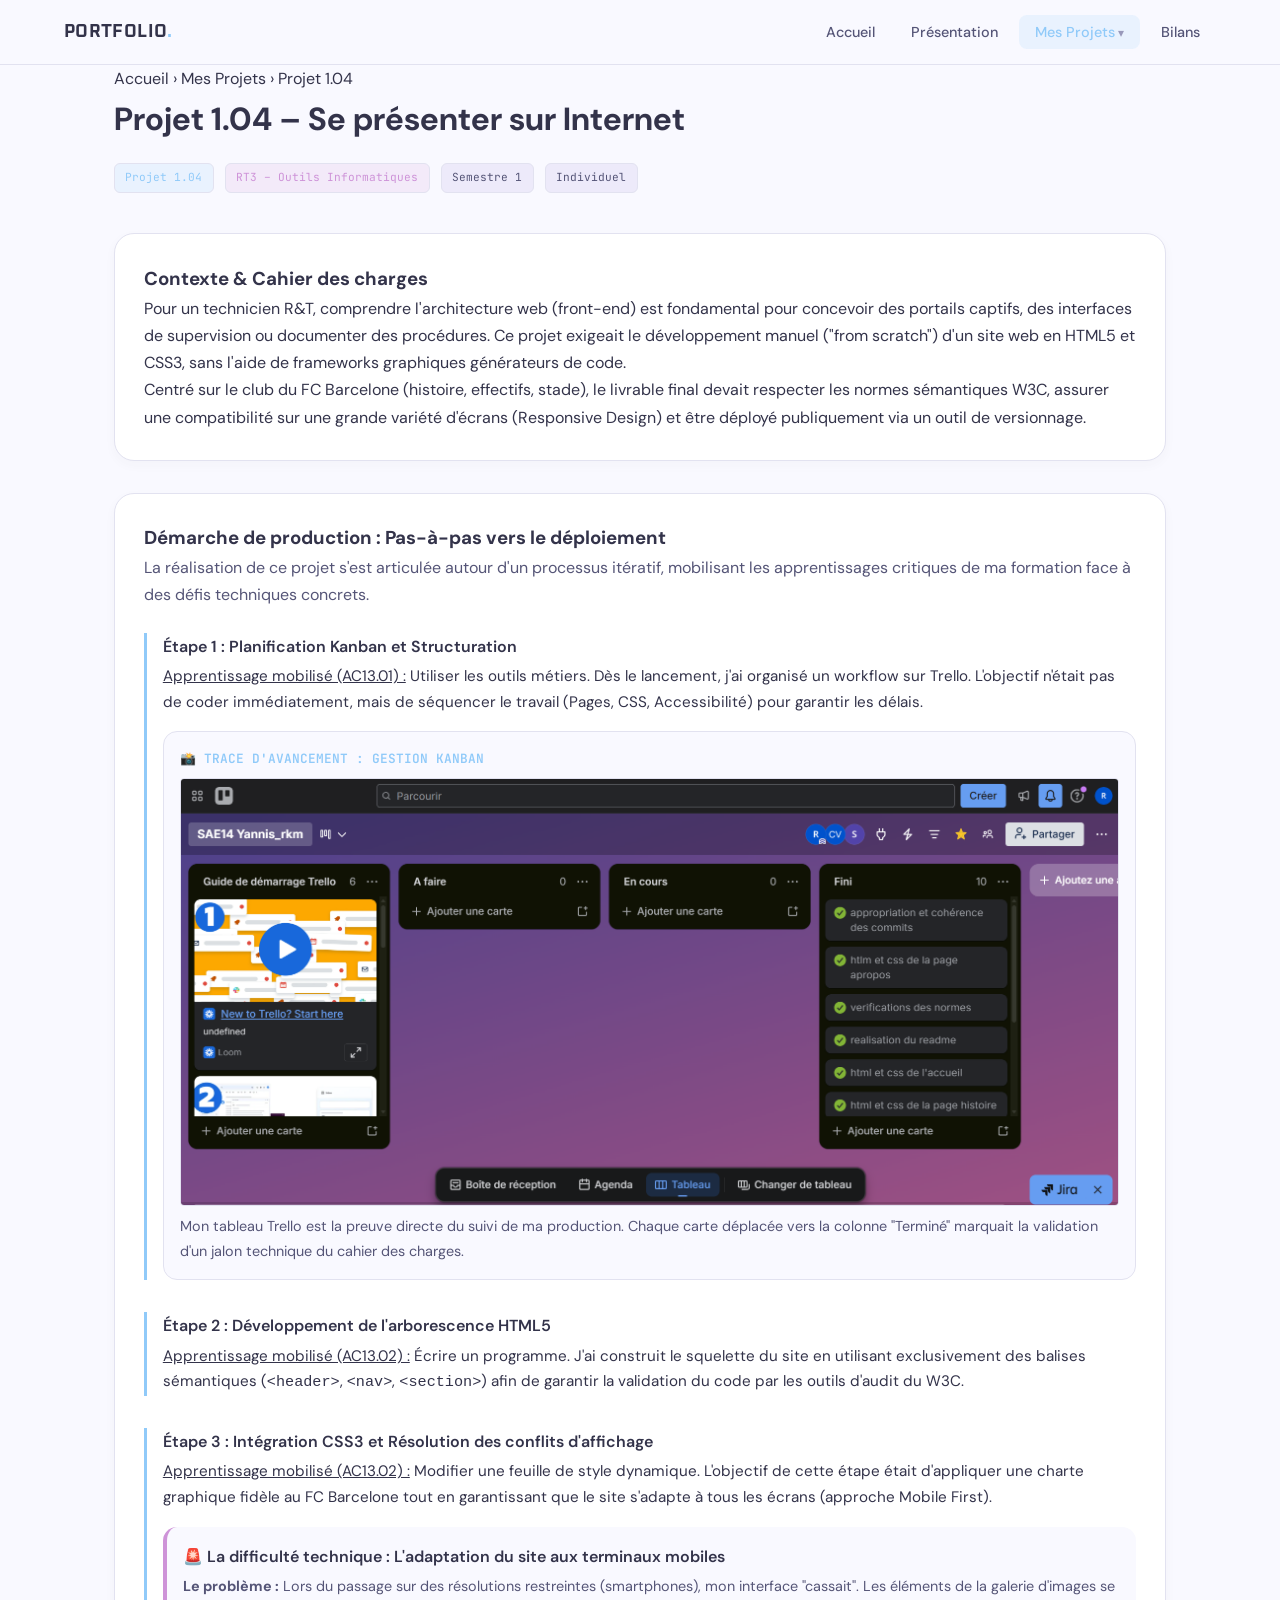
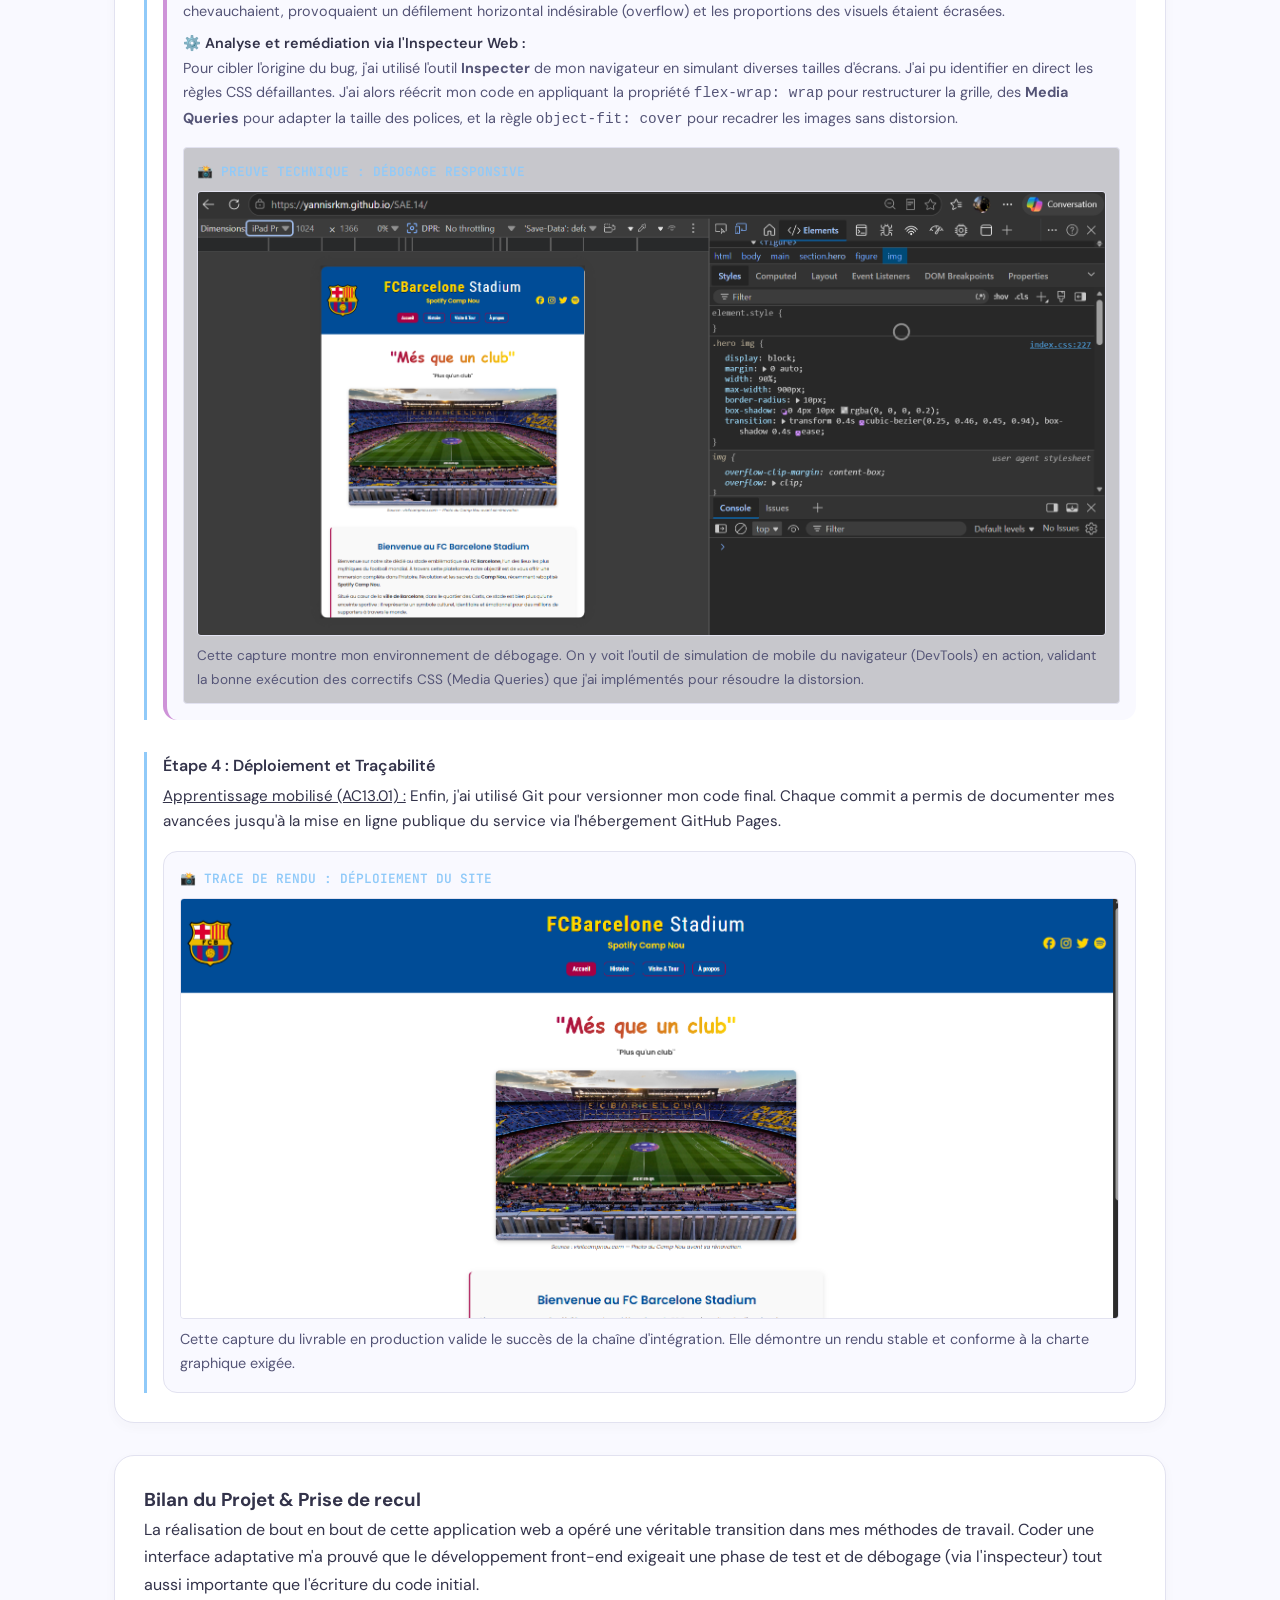
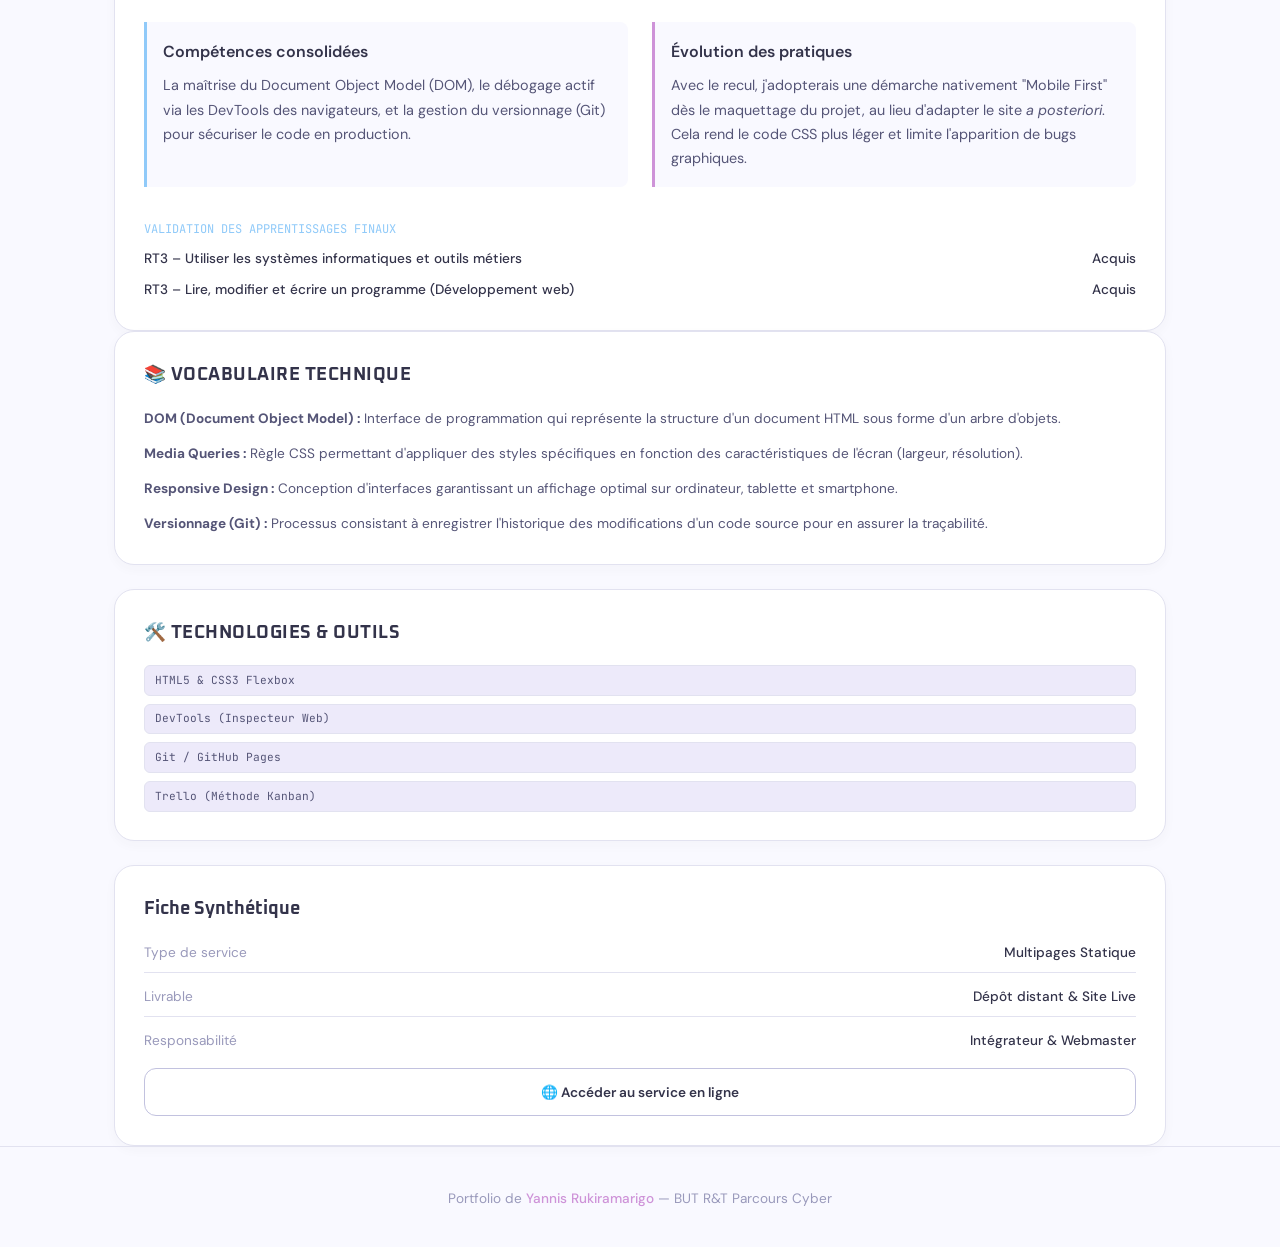
<file: sae_104.html>
<!DOCTYPE html>
<html lang="fr">
<head>
  <meta charset="UTF-8" />
  <meta name="viewport" content="width=device-width, initial-scale=1.0" />
  <title>Projet 1.04 – Se présenter sur Internet | Portfolio Yannis</title>
  <link rel="stylesheet" href="style.css" />
</head>
<body>

  <nav class="navbar">
    <a href="index.html" class="nav-logo">PORTFOLIO<span>.</span></a>
    <ul class="nav-links">
      <li><a href="index.html">Accueil</a></li>
      <li><a href="présentation.html">Présentation</a></li>
      <li class="nav-dropdown">
        <a href="projets.html" class="active">Mes Projets</a>
        <ul class="dropdown-menu">
          <li><a href="sae_101.html">Projet 1.01 – Hygiène</a></li>
          <li><a href="sae_102.html">Projet 1.02 – Réseaux</a></li>
          <li><a href="sae_103.html">Projet 1.03 – Transmission</a></li>
          <li><a href="sae_104.html" class="active">Projet 1.04 – Internet</a></li>
          <li><a href="sae_105.html">Projet 1.05 – Données</a></li>
        </ul>
      </li>
      <li><a href="bilan.html">Bilans</a></li>
    </ul>
    <button class="nav-burger" id="burger"><span></span><span></span><span></span></button>
  </nav>

  <main>
    <div class="container">

      <div class="page-hero">
        <div class="breadcrumb">
          <a href="index.html">Accueil</a>
          <span>›</span>
          <a href="projets.html">Mes Projets</a>
          <span>›</span>
          <span>Projet 1.04</span>
        </div>

        <h1 class="page-hero-title">Projet 1.04 – Se présenter sur Internet</h1>

        <div class="hero-tags" style="margin-top: 1rem;">
          <span class="tag bg-soft-blue text-soft-blue">Projet 1.04</span>
          <span class="tag bg-soft-mauve text-soft-mauve">RT3 – Outils Informatiques</span>
          <span class="tag">Semestre 1</span>
          <span class="tag">Individuel</span>
        </div>
      </div>

      <div class="bilan-layout" style="margin-top: 2rem;">

        <div class="bilan-content">

          <div class="card" style="margin-bottom: 2rem;">
            <h3>Contexte &amp; Cahier des charges</h3>
            <p>
              Pour un technicien R&amp;T, comprendre l'architecture web (front-end) est fondamental pour concevoir des portails captifs, des interfaces de supervision ou documenter des procédures. Ce projet exigeait le développement manuel ("from scratch") d'un site web en HTML5 et CSS3, sans l'aide de frameworks graphiques générateurs de code.
            </p>
            <p>
              Centré sur le club du FC Barcelone (histoire, effectifs, stade), le livrable final devait respecter les normes sémantiques W3C, assurer une compatibilité sur une grande variété d'écrans (Responsive Design) et être déployé publiquement via un outil de versionnage.
            </p>
          </div>

          <div class="card" style="margin-bottom: 2rem;">
            <h3>Démarche de production : Pas-à-pas vers le déploiement</h3>
            <p style="margin-bottom: 1.5rem; color: var(--text-med);">
              La réalisation de ce projet s'est articulée autour d'un processus itératif, mobilisant les apprentissages critiques de ma formation face à des défis techniques concrets.
            </p>

            <div style="margin-bottom: 2rem; padding-left: 1rem; border-left: 3px solid var(--soft-blue);">
              <p style="font-weight: 600; color: var(--text-dark); margin-bottom: 0.25rem;">
                Étape 1 : Planification Kanban et Structuration
              </p>
              <p style="font-size: 0.95rem; margin-bottom: 1rem;">
                <span style="text-decoration: underline;">Apprentissage mobilisé (AC13.01) :</span> Utiliser les outils métiers. Dès le lancement, j'ai organisé un workflow sur Trello. L'objectif n'était pas de coder immédiatement, mais de séquencer le travail (Pages, CSS, Accessibilité) pour garantir les délais.
              </p>
              
              <div style="padding: 1rem; background: var(--bg-main); border-radius: var(--radius); border: 1px solid var(--border);">
                <p style="font-family: var(--font-mono); font-size: 0.8rem; color: var(--soft-blue); font-weight: 600; text-transform: uppercase;">📸 Trace d'avancement : Gestion Kanban</p>
                
                <img src="Sans_titre.png" alt="Tableau Trello Kanban" style="width: 100%; border-radius: 4px; margin: 0.5rem 0; border: 1px solid var(--border);" />

                <p style="font-size: 0.9rem; color: var(--text-med); margin-top: 0.25rem;">Mon tableau Trello est la preuve directe du suivi de ma production. Chaque carte déplacée vers la colonne "Terminé" marquait la validation d'un jalon technique du cahier des charges.</p>
              </div>
            </div>

            <div style="margin-bottom: 2rem; padding-left: 1rem; border-left: 3px solid var(--soft-blue);">
              <p style="font-weight: 600; color: var(--text-dark); margin-bottom: 0.25rem;">
                Étape 2 : Développement de l'arborescence HTML5
              </p>
              <p style="font-size: 0.95rem; margin-bottom: 1rem;">
                <span style="text-decoration: underline;">Apprentissage mobilisé (AC13.02) :</span> Écrire un programme. J'ai construit le squelette du site en utilisant exclusivement des balises sémantiques (<code>&lt;header&gt;</code>, <code>&lt;nav&gt;</code>, <code>&lt;section&gt;</code>) afin de garantir la validation du code par les outils d'audit du W3C.
              </p>
            </div>

            <div style="margin-bottom: 2rem; padding-left: 1rem; border-left: 3px solid var(--soft-blue);">
              <p style="font-weight: 600; color: var(--text-dark); margin-bottom: 0.25rem;">
                Étape 3 : Intégration CSS3 et Résolution des conflits d'affichage
              </p>
              <p style="font-size: 0.95rem; margin-bottom: 1rem;">
                <span style="text-decoration: underline;">Apprentissage mobilisé (AC13.02) :</span> Modifier une feuille de style dynamique. L'objectif de cette étape était d'appliquer une charte graphique fidèle au FC Barcelone tout en garantissant que le site s'adapte à tous les écrans (approche Mobile First).
              </p>

              <div style="padding: 1rem; background: var(--bg-main); border-radius: var(--radius); border-left: 4px solid var(--soft-mauve);">
                <p style="font-weight: 600; color: var(--text-dark); margin-bottom: 0.25rem;">🚨 La difficulté technique : L'adaptation du site aux terminaux mobiles</p>
                <p style="font-size: 0.9rem; color: var(--text-med);"><strong>Le problème :</strong> Lors du passage sur des résolutions restreintes (smartphones), mon interface "cassait". Les éléments de la galerie d'images se chevauchaient, provoquaient un défilement horizontal indésirable (overflow) et les proportions des visuels étaient écrasées.</p>
                <p style="font-size: 0.9rem; color: var(--text-dark); font-weight: 600; margin-top: 0.5rem;">⚙️ Analyse et remédiation via l'Inspecteur Web :</p>
                <p style="font-size: 0.9rem; color: var(--text-med);">Pour cibler l'origine du bug, j'ai utilisé l'outil <strong>Inspecter</strong> de mon navigateur en simulant diverses tailles d'écrans. J'ai pu identifier en direct les règles CSS défaillantes. J'ai alors réécrit mon code en appliquant la propriété <code>flex-wrap: wrap</code> pour restructurer la grille, des <strong>Media Queries</strong> pour adapter la taille des polices, et la règle <code>object-fit: cover</code> pour recadrer les images sans distorsion.</p>
                
                <div style="margin-top: 1rem; padding: 0.8rem; background: rgba(0,0,0,0.2); border: 1px solid var(--border); border-radius: 4px;">
                  <p style="font-family: var(--font-mono); font-size: 0.8rem; color: var(--soft-blue); font-weight: 600; text-transform: uppercase;">📸 Preuve technique : Débogage Responsive</p>
                  
                  <img src="capture_inspecteur_responsive.png" alt="Preuve inspecteur web" style="width: 100%; border-radius: 4px; margin: 0.5rem 0; border: 1px solid var(--border);" />
                  
                  <p style="font-size: 0.85rem; color: var(--text-med); margin-top: 0.25rem;">Cette capture montre mon environnement de débogage. On y voit l'outil de simulation de mobile du navigateur (DevTools) en action, validant la bonne exécution des correctifs CSS (Media Queries) que j'ai implémentés pour résoudre la distorsion.</p>
                </div>
              </div>
            </div>

            <div style="padding-left: 1rem; border-left: 3px solid var(--soft-blue);">
              <p style="font-weight: 600; color: var(--text-dark); margin-bottom: 0.25rem;">
                Étape 4 : Déploiement et Traçabilité
              </p>
              <p style="font-size: 0.95rem; margin-bottom: 1rem;">
                <span style="text-decoration: underline;">Apprentissage mobilisé (AC13.01) :</span> Enfin, j'ai utilisé Git pour versionner mon code final. Chaque commit a permis de documenter mes avancées jusqu'à la mise en ligne publique du service via l'hébergement GitHub Pages.
              </p>

              <div style="padding: 1rem; background: var(--bg-main); border-radius: var(--radius); border: 1px solid var(--border);">
                <p style="font-family: var(--font-mono); font-size: 0.8rem; color: var(--soft-blue); font-weight: 600; text-transform: uppercase;">📸 Trace de rendu : Déploiement du site</p>
                
                <img src="Capture_Site_Barca.png" alt="Rendu final du site web" style="width: 100%; border-radius: 4px; margin: 0.5rem 0; border: 1px solid var(--border);" />

                <p style="font-size: 0.9rem; color: var(--text-med); margin-top: 0.25rem;">Cette capture du livrable en production valide le succès de la chaîne d'intégration. Elle démontre un rendu stable et conforme à la charte graphique exigée.</p>
              </div>

            </div>

          </div>

          <div class="card">
            <h3>Bilan du Projet &amp; Prise de recul</h3>
            <p style="margin-bottom: 1.5rem;">
              La réalisation de bout en bout de cette application web a opéré une véritable transition dans mes méthodes de travail. Coder une interface adaptative m'a prouvé que le développement front-end exigeait une phase de test et de débogage (via l'inspecteur) tout aussi importante que l'écriture du code initial.
            </p>

            <div style="display: grid; grid-template-columns: 1fr 1fr; gap: 1.5rem; margin-bottom: 2rem;">
              <div style="padding: 1rem; border-left: 3px solid var(--soft-blue); background: var(--bg-main); border-radius: 0 8px 8px 0;">
                <p style="font-weight: 600; color: var(--text-dark); margin-bottom: 0.5rem;">Compétences consolidées</p>
                <p style="font-size: 0.9rem; color: var(--text-med);">La maîtrise du Document Object Model (DOM), le débogage actif via les DevTools des navigateurs, et la gestion du versionnage (Git) pour sécuriser le code en production.</p>
              </div>
              <div style="padding: 1rem; border-left: 3px solid var(--soft-mauve); background: var(--bg-main); border-radius: 0 8px 8px 0;">
                <p style="font-weight: 600; color: var(--text-dark); margin-bottom: 0.5rem;">Évolution des pratiques</p>
                <p style="font-size: 0.9rem; color: var(--text-med);">Avec le recul, j'adopterais une démarche nativement "Mobile First" dès le maquettage du projet, au lieu d'adapter le site <i>a posteriori</i>. Cela rend le code CSS plus léger et limite l'apparition de bugs graphiques.</p>
              </div>
            </div>

            <div>
              <p style="font-family:var(--font-mono);font-size:.75rem;color:var(--soft-blue);margin-bottom:.5rem; text-transform: uppercase;">
                Validation des apprentissages finaux
              </p>
              <div style="display: flex; justify-content: space-between; align-items: center; font-size: .85rem; font-weight: 500; margin-bottom: 0.5rem;">
                <span>RT3 – Utiliser les systèmes informatiques et outils métiers</span>
                <span class="status-dot ok">Acquis</span>
              </div>
              <div style="display: flex; justify-content: space-between; align-items: center; font-size: .85rem; font-weight: 500;">
                <span>RT3 – Lire, modifier et écrire un programme (Développement web)</span>
                <span class="status-dot ok">Acquis</span>
              </div>
            </div>
          </div>

        </div>

        <aside>
          <div class="card" style="margin-bottom: 1.5rem;">
            <h4 style="font-family: var(--font-display); font-size: 1.1rem; margin-bottom: 1rem; color: var(--text-dark); text-transform: uppercase; letter-spacing: 0.5px;">
              📚 Vocabulaire Technique
            </h4>
            <div style="display: flex; flex-direction: column; gap: 0.75rem; font-size: 0.85rem; color: var(--text-med);">
              <p><strong>DOM (Document Object Model) :</strong> Interface de programmation qui représente la structure d'un document HTML sous forme d'un arbre d'objets.</p>
              <p><strong>Media Queries :</strong> Règle CSS permettant d'appliquer des styles spécifiques en fonction des caractéristiques de l'écran (largeur, résolution).</p>
              <p><strong>Responsive Design :</strong> Conception d'interfaces garantissant un affichage optimal sur ordinateur, tablette et smartphone.</p>
              <p><strong>Versionnage (Git) :</strong> Processus consistant à enregistrer l'historique des modifications d'un code source pour en assurer la traçabilité.</p>
            </div>
          </div>

          <div class="card" style="margin-bottom: 1.5rem;">
            <h4 style="font-family: var(--font-display); font-size: 1.1rem; margin-bottom: 1rem; color: var(--text-dark); text-transform: uppercase; letter-spacing: 0.5px;">
              🛠️ Technologies &amp; Outils
            </h4>
            <div style="display: flex; flex-wrap: wrap; gap: 0.5rem;">
              <span class="tag" style="width: 100%; text-align: center;">HTML5 &amp; CSS3 Flexbox</span>
              <span class="tag" style="width: 100%; text-align: center;">DevTools (Inspecteur Web)</span>
              <span class="tag" style="width: 100%; text-align: center;">Git / GitHub Pages</span>
              <span class="tag" style="width: 100%; text-align: center;">Trello (Méthode Kanban)</span>
            </div>
          </div>

          <div class="card">
            <h4 style="font-family: var(--font-display); font-size: 1.1rem; margin-bottom: 1rem; color: var(--text-dark);">
              Fiche Synthétique
            </h4>
            <div style="display: flex; flex-direction: column; gap: 0.75rem; font-size: 0.85rem;">
              <div style="display: flex; justify-content: space-between; border-bottom: 1px solid var(--border); padding-bottom: 0.5rem;">
                <span style="color: var(--text-light);">Type de service</span>
                <span style="font-weight: 500; color: var(--text-dark);">Multipages Statique</span>
              </div>
              <div style="display: flex; justify-content: space-between; border-bottom: 1px solid var(--border); padding-bottom: 0.5rem;">
                <span style="color: var(--text-light);">Livrable</span>
                <span style="font-weight: 500; color: var(--text-dark);">Dépôt distant &amp; Site Live</span>
              </div>
              <div style="display: flex; justify-content: space-between;">
                <span style="color: var(--text-light);">Responsabilité</span>
                <span style="font-weight: 500; color: var(--text-dark);">Intégrateur &amp; Webmaster</span>
              </div>
            </div>
            
            <a href="https://yannisrkm.github.io/SAE.14/" target="_blank" class="btn btn-outline" style="width: 100%; justify-content: center; font-size: 0.85rem; margin-top: 1rem;">
              🌐 Accéder au service en ligne
            </a>
          </div>
        </aside>

      </div>
    </div>
  </main>

  <footer>
    <div class="container">
      <p>Portfolio de <span>Yannis Rukiramarigo</span> — BUT R&amp;T Parcours Cyber</p>
    </div>
  </footer>

  <script>
    document.getElementById('burger').addEventListener('click', () => {
      document.querySelector('.nav-links').classList.toggle('open');
    });
  </script>
</body>
</html>
</file>
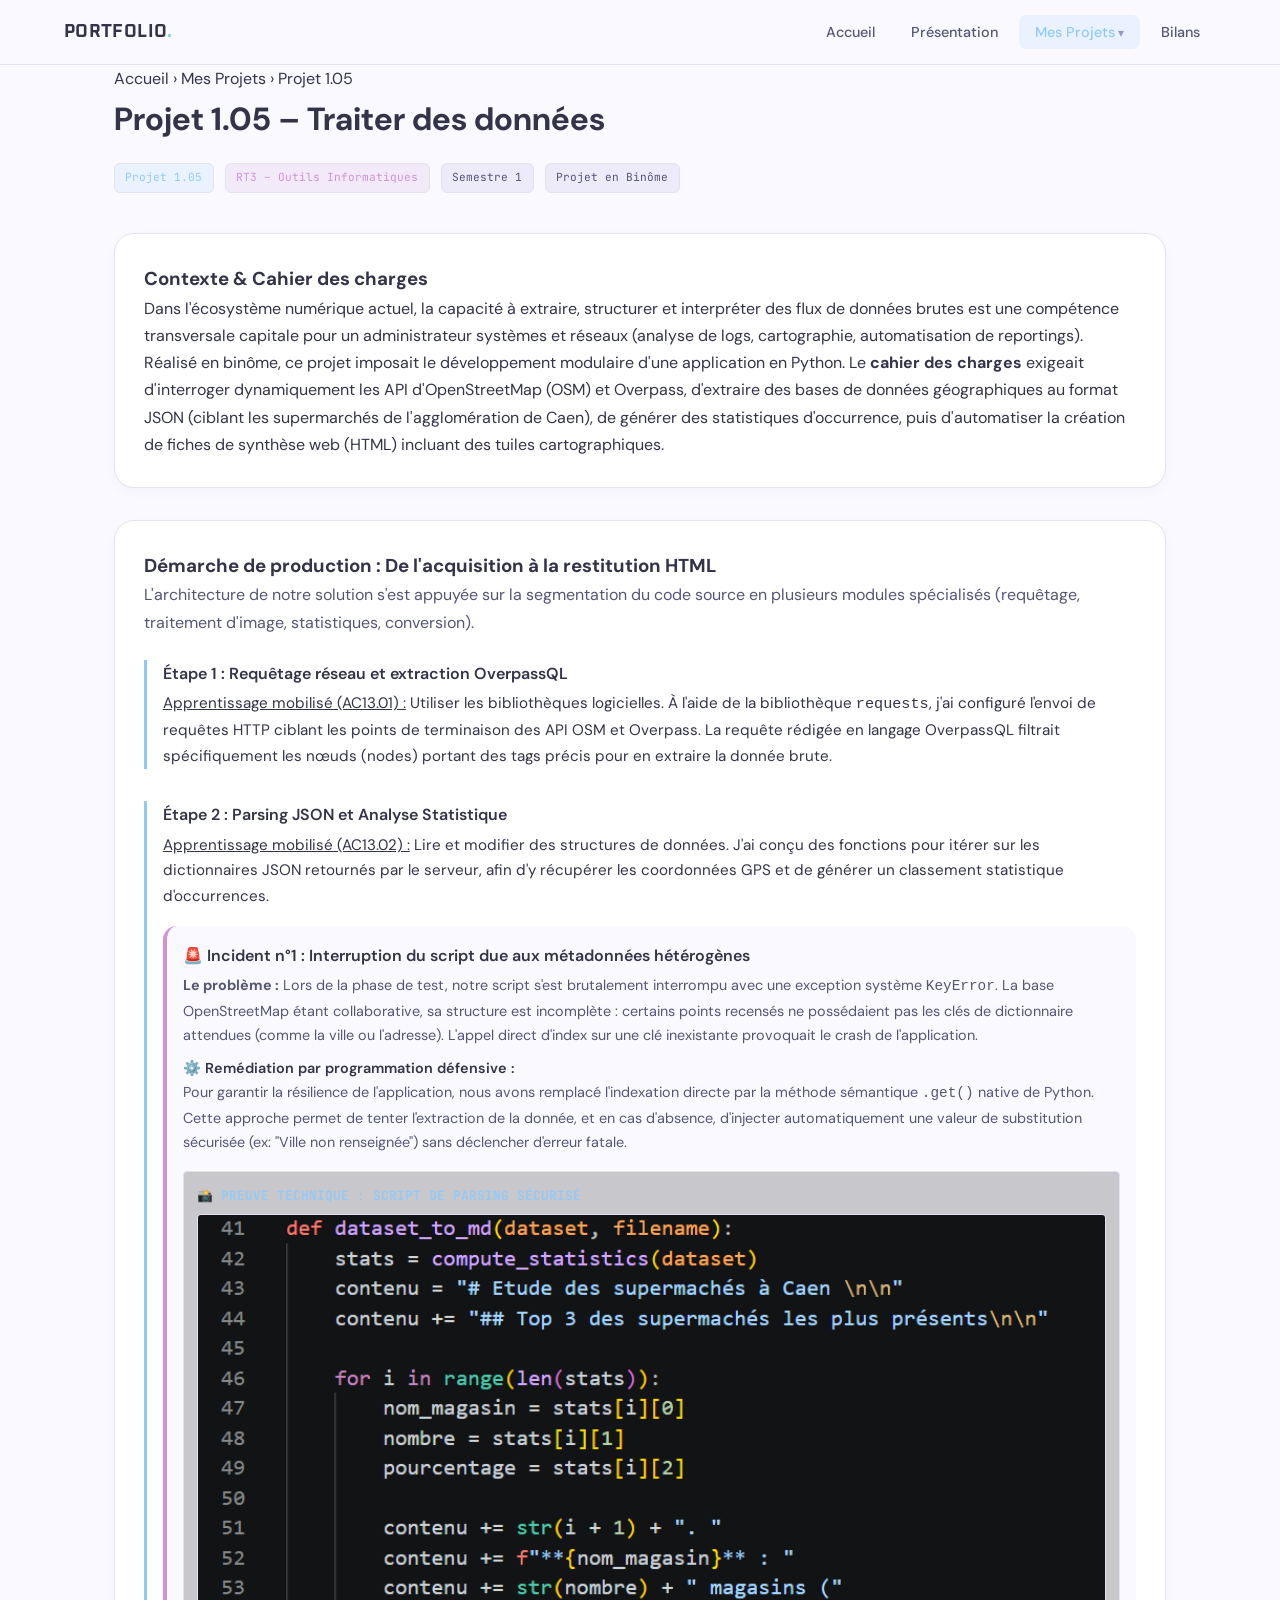
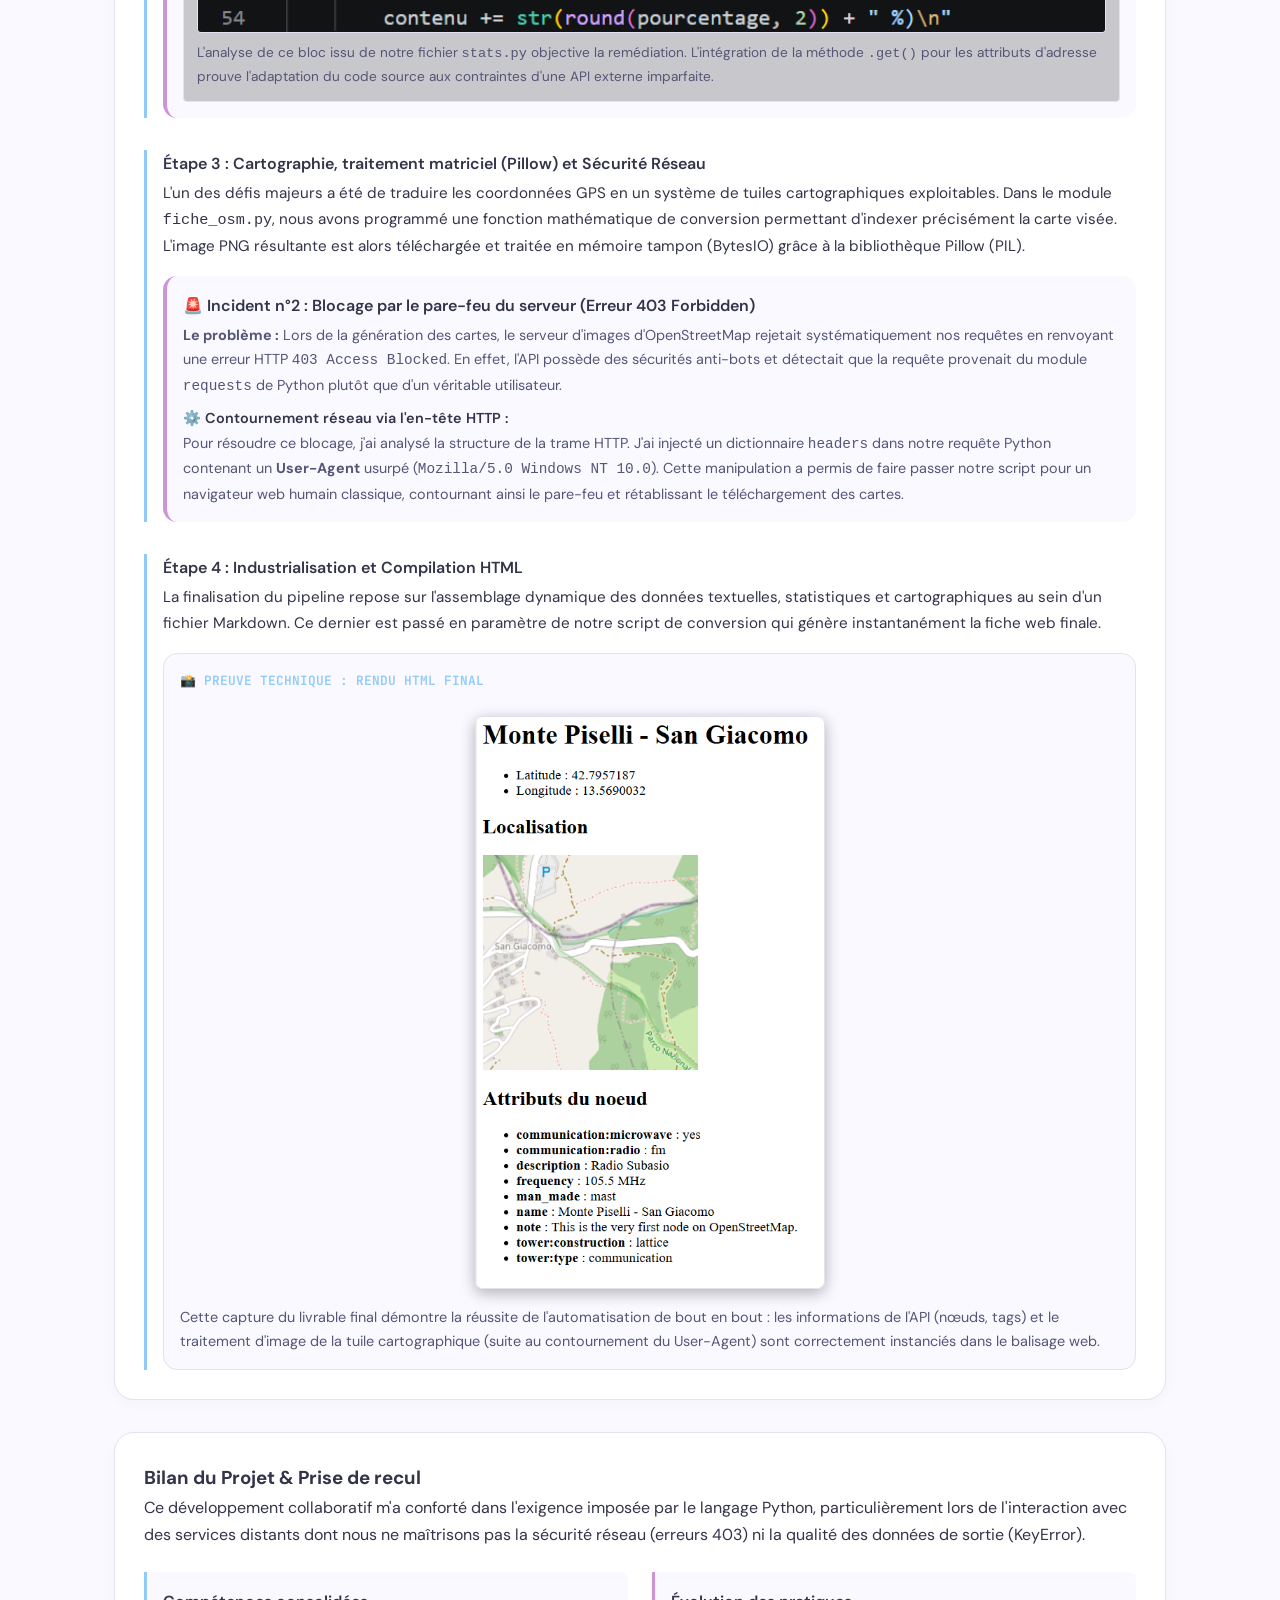
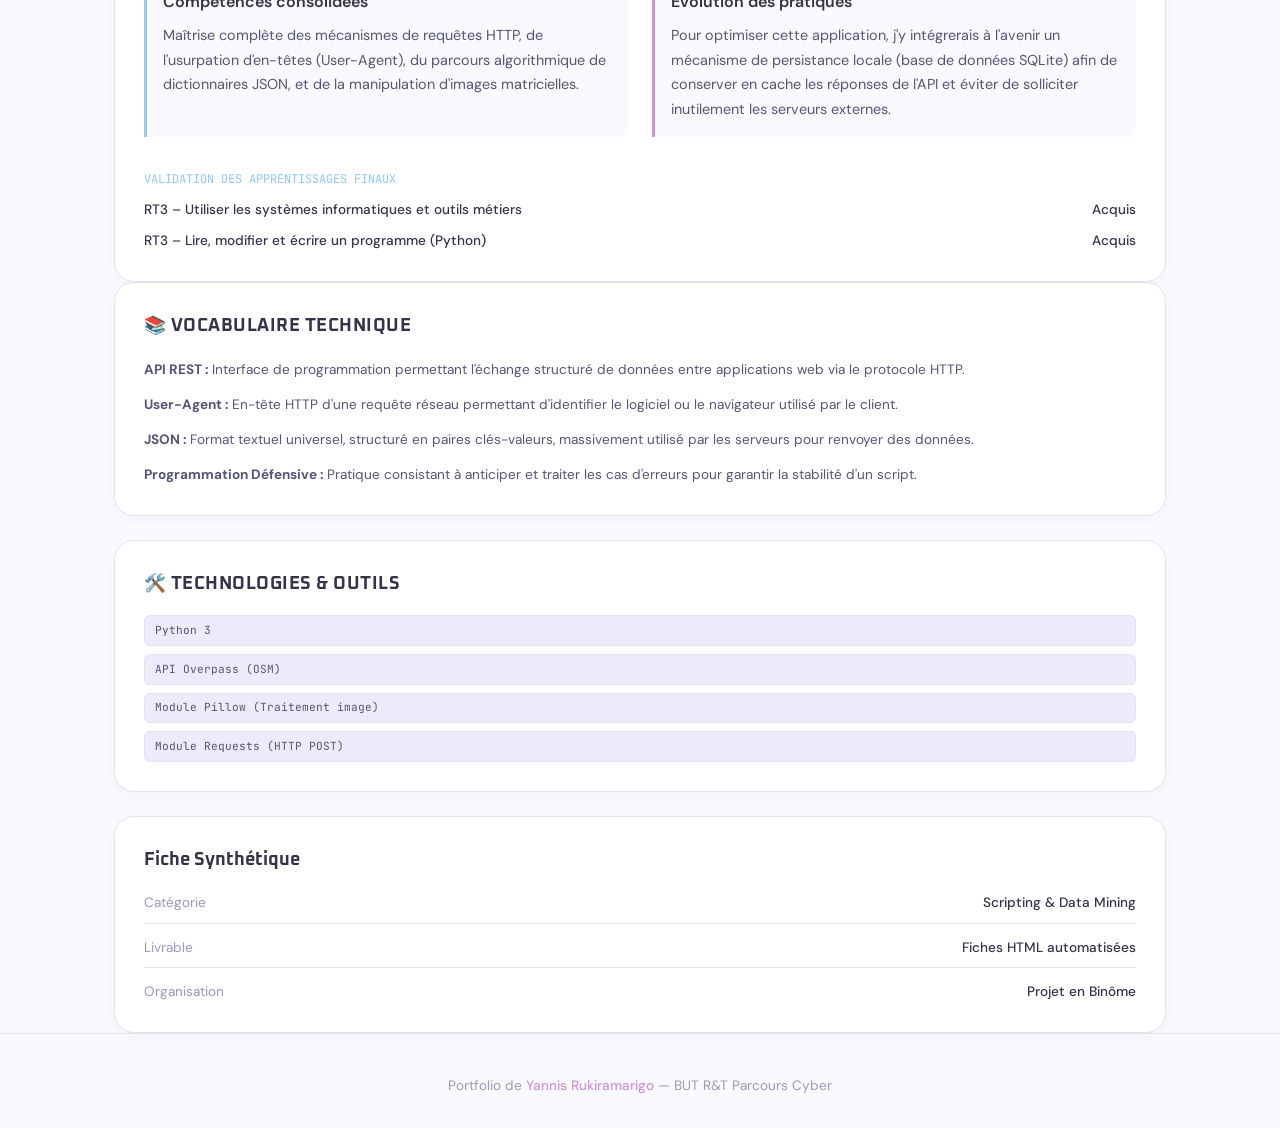
<file: sae_105.html>
<!DOCTYPE html>
<html lang="fr">
<head>
  <meta charset="UTF-8" />
  <meta name="viewport" content="width=device-width, initial-scale=1.0" />
  <title>Projet 1.05 – Traiter des données | Portfolio Yannis</title>
  <link rel="stylesheet" href="style.css" />
</head>
<body>

  <nav class="navbar">
    <a href="index.html" class="nav-logo">PORTFOLIO<span>.</span></a>
    <ul class="nav-links">
      <li><a href="index.html">Accueil</a></li>
      <li><a href="présentation.html">Présentation</a></li>
      <li class="nav-dropdown">
        <a href="projets.html" class="active">Mes Projets</a>
        <ul class="dropdown-menu">
          <li><a href="sae_101.html">Projet 1.01 – Hygiène</a></li>
          <li><a href="sae_102.html">Projet 1.02 – Réseaux</a></li>
          <li><a href="sae_103.html">Projet 1.03 – Transmission</a></li>
          <li><a href="sae_104.html">Projet 1.04 – Internet</a></li>
          <li><a href="sae_105.html" class="active">Projet 1.05 – Données</a></li>
        </ul>
      </li>
      <li><a href="bilan.html">Bilans</a></li>
    </ul>
    <button class="nav-burger" id="burger"><span></span><span></span><span></span></button>
  </nav>

  <main>
    <div class="container">

      <div class="page-hero">
        <div class="breadcrumb">
          <a href="index.html">Accueil</a>
          <span>›</span>
          <a href="projets.html">Mes Projets</a>
          <span>›</span>
          <span>Projet 1.05</span>
        </div>

        <h1 class="page-hero-title">Projet 1.05 – Traiter des données</h1>

        <div class="hero-tags" style="margin-top: 1rem;">
          <span class="tag bg-soft-blue text-soft-blue">Projet 1.05</span>
          <span class="tag bg-soft-mauve text-soft-mauve">RT3 – Outils Informatiques</span>
          <span class="tag">Semestre 1</span>
          <span class="tag">Projet en Binôme</span>
        </div>
      </div>

      <div class="bilan-layout" style="margin-top: 2rem;">

        <div class="bilan-content">

          <div class="card" style="margin-bottom: 2rem;">
            <h3>Contexte &amp; Cahier des charges</h3>
            <p>
              Dans l'écosystème numérique actuel, la capacité à extraire, structurer et interpréter des flux de données brutes est une compétence transversale capitale pour un administrateur systèmes et réseaux (analyse de logs, cartographie, automatisation de reportings).
            </p>
            <p>
              Réalisé en binôme, ce projet imposait le développement modulaire d'une application en Python. Le <strong>cahier des charges</strong> exigeait d'interroger dynamiquement les API d'OpenStreetMap (OSM) et Overpass, d'extraire des bases de données géographiques au format JSON (ciblant les supermarchés de l'agglomération de Caen), de générer des statistiques d'occurrence, puis d'automatiser la création de fiches de synthèse web (HTML) incluant des tuiles cartographiques.
            </p>
          </div>

          <div class="card" style="margin-bottom: 2rem;">
            <h3>Démarche de production : De l'acquisition à la restitution HTML</h3>
            <p style="margin-bottom: 1.5rem; color: var(--text-med);">
              L'architecture de notre solution s'est appuyée sur la segmentation du code source en plusieurs modules spécialisés (requêtage, traitement d'image, statistiques, conversion).
            </p>

            <div style="margin-bottom: 2rem; padding-left: 1rem; border-left: 3px solid var(--soft-blue);">
              <p style="font-weight: 600; color: var(--text-dark); margin-bottom: 0.25rem;">
                Étape 1 : Requêtage réseau et extraction OverpassQL
              </p>
              <p style="font-size: 0.95rem; margin-bottom: 1rem;">
                <span style="text-decoration: underline;">Apprentissage mobilisé (AC13.01) :</span> Utiliser les bibliothèques logicielles. À l'aide de la bibliothèque <code>requests</code>, j'ai configuré l'envoi de requêtes HTTP ciblant les points de terminaison des API OSM et Overpass. La requête rédigée en langage OverpassQL filtrait spécifiquement les nœuds (nodes) portant des tags précis pour en extraire la donnée brute.
              </p>
            </div>

            <div style="margin-bottom: 2rem; padding-left: 1rem; border-left: 3px solid var(--soft-blue);">
              <p style="font-weight: 600; color: var(--text-dark); margin-bottom: 0.25rem;">
                Étape 2 : Parsing JSON et Analyse Statistique
              </p>
              <p style="font-size: 0.95rem; margin-bottom: 1rem;">
                <span style="text-decoration: underline;">Apprentissage mobilisé (AC13.02) :</span> Lire et modifier des structures de données. J'ai conçu des fonctions pour itérer sur les dictionnaires JSON retournés par le serveur, afin d'y récupérer les coordonnées GPS et de générer un classement statistique d'occurrences.
              </p>

              <div style="padding: 1rem; background: var(--bg-main); border-radius: var(--radius); border-left: 4px solid var(--soft-mauve);">
                <p style="font-weight: 600; color: var(--text-dark); margin-bottom: 0.25rem;">🚨 Incident n°1 : Interruption du script due aux métadonnées hétérogènes</p>
                <p style="font-size: 0.9rem; color: var(--text-med);"><strong>Le problème :</strong> Lors de la phase de test, notre script s'est brutalement interrompu avec une exception système <code>KeyError</code>. La base OpenStreetMap étant collaborative, sa structure est incomplète : certains points recensés ne possédaient pas les clés de dictionnaire attendues (comme la ville ou l'adresse). L'appel direct d'index sur une clé inexistante provoquait le crash de l'application.</p>
                <p style="font-size: 0.9rem; color: var(--text-dark); font-weight: 600; margin-top: 0.5rem;">⚙️ Remédiation par programmation défensive :</p>
                <p style="font-size: 0.9rem; color: var(--text-med);">Pour garantir la résilience de l'application, nous avons remplacé l'indexation directe par la méthode sémantique <code>.get()</code> native de Python. Cette approche permet de tenter l'extraction de la donnée, et en cas d'absence, d'injecter automatiquement une valeur de substitution sécurisée (ex: "Ville non renseignée") sans déclencher d'erreur fatale.</p>
                
                <div style="margin-top: 1rem; padding: 0.8rem; background: rgba(0,0,0,0.2); border: 1px solid var(--border); border-radius: 4px;">
                  <p style="font-family: var(--font-mono); font-size: 0.8rem; color: var(--soft-blue); font-weight: 600; text-transform: uppercase;">📸 Preuve technique : Script de Parsing sécurisé</p>
                  
                  <img src="capture_script_api.png" alt="Script Python montrant la méthode .get" style="width: 100%; border-radius: 4px; margin: 0.5rem 0; border: 1px solid var(--border);" />
                  
                  <p style="font-size: 0.85rem; color: var(--text-med); margin-top: 0.25rem;">L'analyse de ce bloc issu de notre fichier <code>stats.py</code> objective la remédiation. L'intégration de la méthode <code>.get()</code> pour les attributs d'adresse prouve l'adaptation du code source aux contraintes d'une API externe imparfaite.</p>
                </div>
              </div>
            </div>

            <div style="margin-bottom: 2rem; padding-left: 1rem; border-left: 3px solid var(--soft-blue);">
              <p style="font-weight: 600; color: var(--text-dark); margin-bottom: 0.25rem;">
                Étape 3 : Cartographie, traitement matriciel (Pillow) et Sécurité Réseau
              </p>
              <p style="font-size: 0.95rem; margin-bottom: 1rem;">
                L'un des défis majeurs a été de traduire les coordonnées GPS en un système de tuiles cartographiques exploitables. Dans le module <code>fiche_osm.py</code>, nous avons programmé une fonction mathématique de conversion permettant d'indexer précisément la carte visée. L'image PNG résultante est alors téléchargée et traitée en mémoire tampon (BytesIO) grâce à la bibliothèque Pillow (PIL).
              </p>

              <div style="padding: 1rem; background: var(--bg-main); border-radius: var(--radius); border-left: 4px solid var(--soft-mauve);">
                <p style="font-weight: 600; color: var(--text-dark); margin-bottom: 0.25rem;">🚨 Incident n°2 : Blocage par le pare-feu du serveur (Erreur 403 Forbidden)</p>
                <p style="font-size: 0.9rem; color: var(--text-med);"><strong>Le problème :</strong> Lors de la génération des cartes, le serveur d'images d'OpenStreetMap rejetait systématiquement nos requêtes en renvoyant une erreur HTTP <code>403 Access Blocked</code>. En effet, l'API possède des sécurités anti-bots et détectait que la requête provenait du module <code>requests</code> de Python plutôt que d'un véritable utilisateur.</p>
                <p style="font-size: 0.9rem; color: var(--text-dark); font-weight: 600; margin-top: 0.5rem;">⚙️ Contournement réseau via l'en-tête HTTP :</p>
                <p style="font-size: 0.9rem; color: var(--text-med);">Pour résoudre ce blocage, j'ai analysé la structure de la trame HTTP. J'ai injecté un dictionnaire <code>headers</code> dans notre requête Python contenant un <strong>User-Agent</strong> usurpé (<code>Mozilla/5.0 Windows NT 10.0</code>). Cette manipulation a permis de faire passer notre script pour un navigateur web humain classique, contournant ainsi le pare-feu et rétablissant le téléchargement des cartes.</p>
              </div>
            </div>

            <div style="padding-left: 1rem; border-left: 3px solid var(--soft-blue);">
              <p style="font-weight: 600; color: var(--text-dark); margin-bottom: 0.25rem;">
                Étape 4 : Industrialisation et Compilation HTML
              </p>
              <p style="font-size: 0.95rem; margin-bottom: 1rem;">
                La finalisation du pipeline repose sur l'assemblage dynamique des données textuelles, statistiques et cartographiques au sein d'un fichier Markdown. Ce dernier est passé en paramètre de notre script de conversion qui génère instantanément la fiche web finale.
              </p>

              <div style="padding: 1rem; background: var(--bg-main); border-radius: var(--radius); border: 1px solid var(--border); text-align: center;">
                <p style="font-family: var(--font-mono); font-size: 0.8rem; color: var(--soft-blue); font-weight: 600; text-transform: uppercase; text-align: left;">📸 Preuve technique : Rendu HTML final</p>
                
                <img src="capture_output_html.png" alt="Rendu final HTML de la fiche avec la carte" style="max-width: 350px; width: 100%; border-radius: 8px; margin: 1.5rem auto 1rem; border: 1px solid var(--border); box-shadow: 0 4px 15px rgba(0,0,0,0.3); display: block;" />

                <p style="font-size: 0.9rem; color: var(--text-med); margin-top: 0.5rem; text-align: left;">Cette capture du livrable final démontre la réussite de l'automatisation de bout en bout : les informations de l'API (nœuds, tags) et le traitement d'image de la tuile cartographique (suite au contournement du User-Agent) sont correctement instanciés dans le balisage web.</p>
              </div>
            </div>

          </div>

          <div class="card">
            <h3>Bilan du Projet &amp; Prise de recul</h3>
            <p style="margin-bottom: 1.5rem;">
              Ce développement collaboratif m'a conforté dans l'exigence imposée par le langage Python, particulièrement lors de l'interaction avec des services distants dont nous ne maîtrisons pas la sécurité réseau (erreurs 403) ni la qualité des données de sortie (KeyError).
            </p>

            <div style="display: grid; grid-template-columns: 1fr 1fr; gap: 1.5rem; margin-bottom: 2rem;">
              <div style="padding: 1rem; border-left: 3px solid var(--soft-blue); background: var(--bg-main); border-radius: 0 8px 8px 0;">
                <p style="font-weight: 600; color: var(--text-dark); margin-bottom: 0.5rem;">Compétences consolidées</p>
                <p style="font-size: 0.9rem; color: var(--text-med);">Maîtrise complète des mécanismes de requêtes HTTP, de l'usurpation d'en-têtes (User-Agent), du parcours algorithmique de dictionnaires JSON, et de la manipulation d'images matricielles.</p>
              </div>
              <div style="padding: 1rem; border-left: 3px solid var(--soft-mauve); background: var(--bg-main); border-radius: 0 8px 8px 0;">
                <p style="font-weight: 600; color: var(--text-dark); margin-bottom: 0.5rem;">Évolution des pratiques</p>
                <p style="font-size: 0.9rem; color: var(--text-med);">Pour optimiser cette application, j'y intégrerais à l'avenir un mécanisme de persistance locale (base de données SQLite) afin de conserver en cache les réponses de l'API et éviter de solliciter inutilement les serveurs externes.</p>
              </div>
            </div>

            <div>
              <p style="font-family:var(--font-mono);font-size:.75rem;color:var(--soft-blue);margin-bottom:.5rem; text-transform: uppercase;">
                Validation des apprentissages finaux
              </p>
              <div style="display: flex; justify-content: space-between; align-items: center; font-size: .85rem; font-weight: 500; margin-bottom: 0.5rem;">
                <span>RT3 – Utiliser les systèmes informatiques et outils métiers</span>
                <span class="status-dot ok">Acquis</span>
              </div>
              <div style="display: flex; justify-content: space-between; align-items: center; font-size: .85rem; font-weight: 500;">
                <span>RT3 – Lire, modifier et écrire un programme (Python)</span>
                <span class="status-dot ok">Acquis</span>
              </div>
            </div>
          </div>

        </div>

        <aside>
          <div class="card" style="margin-bottom: 1.5rem;">
            <h4 style="font-family: var(--font-display); font-size: 1.1rem; margin-bottom: 1rem; color: var(--text-dark); text-transform: uppercase; letter-spacing: 0.5px;">
              📚 Vocabulaire Technique
            </h4>
            <div style="display: flex; flex-direction: column; gap: 0.75rem; font-size: 0.85rem; color: var(--text-med);">
              <p><strong>API REST :</strong> Interface de programmation permettant l'échange structuré de données entre applications web via le protocole HTTP.</p>
              <p><strong>User-Agent :</strong> En-tête HTTP d'une requête réseau permettant d'identifier le logiciel ou le navigateur utilisé par le client.</p>
              <p><strong>JSON :</strong> Format textuel universel, structuré en paires clés-valeurs, massivement utilisé par les serveurs pour renvoyer des données.</p>
              <p><strong>Programmation Défensive :</strong> Pratique consistant à anticiper et traiter les cas d'erreurs pour garantir la stabilité d'un script.</p>
            </div>
          </div>

          <div class="card" style="margin-bottom: 1.5rem;">
            <h4 style="font-family: var(--font-display); font-size: 1.1rem; margin-bottom: 1rem; color: var(--text-dark); text-transform: uppercase; letter-spacing: 0.5px;">
              🛠️ Technologies &amp; Outils
            </h4>
            <div style="display: flex; flex-wrap: wrap; gap: 0.5rem;">
              <span class="tag" style="width: 100%; text-align: center;">Python 3</span>
              <span class="tag" style="width: 100%; text-align: center;">API Overpass (OSM)</span>
              <span class="tag" style="width: 100%; text-align: center;">Module Pillow (Traitement image)</span>
              <span class="tag" style="width: 100%; text-align: center;">Module Requests (HTTP POST)</span>
            </div>
          </div>

          <div class="card">
            <h4 style="font-family: var(--font-display); font-size: 1.1rem; margin-bottom: 1rem; color: var(--text-dark);">
              Fiche Synthétique
            </h4>
            <div style="display: flex; flex-direction: column; gap: 0.75rem; font-size: 0.85rem;">
              <div style="display: flex; justify-content: space-between; border-bottom: 1px solid var(--border); padding-bottom: 0.5rem;">
                <span style="color: var(--text-light);">Catégorie</span>
                <span style="font-weight: 500; color: var(--text-dark);">Scripting &amp; Data Mining</span>
              </div>
              <div style="display: flex; justify-content: space-between; border-bottom: 1px solid var(--border); padding-bottom: 0.5rem;">
                <span style="color: var(--text-light);">Livrable</span>
                <span style="font-weight: 500; color: var(--text-dark);">Fiches HTML automatisées</span>
              </div>
              <div style="display: flex; justify-content: space-between;">
                <span style="color: var(--text-light);">Organisation</span>
                <span style="font-weight: 500; color: var(--text-dark);">Projet en Binôme</span>
              </div>
            </div>
          </div>
        </aside>

      </div>
    </div>
  </main>

  <footer>
    <div class="container">
      <p>Portfolio de <span>Yannis Rukiramarigo</span> — BUT R&amp;T Parcours Cyber</p>
    </div>
  </footer>

  <script>
    document.getElementById('burger').addEventListener('click', () => {
      document.querySelector('.nav-links').classList.toggle('open');
    });
  </script>
</body>
</html>
</file>
<file: style.css>
/* ================================================================
   PORTFOLIO YANNIS – Charte graphique douce : Bleu, Mauve, Blanc
   ================================================================ */

/* ── Fonts ──────────────────────────────────────────────────────── */
@import url('https://fonts.googleapis.com/css2?family=DM+Sans:ital,wght@0,400;0,500;0,700;1,400&family=Oxanium:wght@600;700;800&family=JetBrains+Mono&display=swap');

/* ── Variables (Palette de couleurs douce) ─────────────────────── */
:root {
  /* Fond et Base */
  --bg-main:       #F9F9FF; /* Blanc cassé / Crème très clair */
  --bg-sec:        #EDEAFA; /* Mauve très pâle */
  --bg-card:       #FFFFFF; /* Blanc pur */
  
  /* Bordures */
  --border:        #E2E2F0; /* Bleu grisé très clair */
  --border-active: #C2C2DF; /* Bleu grisé un peu plus soutenu */
  
  /* Accents et Couleurs Douces */
  --soft-blue:     #90CAF9; /* Bleu doux */
  --soft-blue-dim: rgba(144, 202, 249, 0.15); /* Bleu doux avec transparence */
  --soft-mauve:    #CE93D8; /* Mauve doux */
  --soft-mauve-dim: rgba(206, 147, 216, 0.15); /* Mauve doux avec transparence */
  
  /* Textes */
  --text-dark:     #33334A; /* Bleu très foncé pour texte principal */
  --text-med:      #555577; /* Bleu-gris intermédiaire pour sous-titres */
  --text-light:    #9999BB; /* Bleu-gris clair pour détails */

  /* Dimensions et Coins */
  --nav-h:         65px;
  --radius:        14px;
  --radius-lg:     20px;

  /* Polices de caractère */
  --font-display:  'Oxanium', sans-serif;
  --font-body:     'DM Sans', sans-serif;
  --font-mono:    'JetBrains Mono', monospace;
}

/* ── Reset et Base ───────────────────────────────────────────── */
*, *::before, *::after { box-sizing: border-box; margin: 0; padding: 0; }

html { scroll-behavior: smooth; font-size: 16px; }

body {
  background-color: var(--bg-main);
  color: var(--text-dark);
  font-family: var(--font-body);
  line-height: 1.7;
  overflow-x: hidden;
}

img { max-width: 100%; display: block; }

a { color: inherit; text-decoration: none; transition: 0.2s; }
a:hover { opacity: 0.8; }

ul { list-style: none; }

button { background: none; border: none; cursor: pointer; color: inherit; font-family: inherit; }

/* ── Grid background ──────────────────────────────────────────── */
.grid-bg {
  position: relative;
  overflow: hidden;
}
.grid-bg::before {
  content: '';
  position: absolute;
  inset: 0;
  background-image:
    linear-gradient(var(--border) 1px, transparent 1px),
    linear-gradient(90deg, var(--border) 1px, transparent 1px);
  background-size: 30px 30px;
  pointer-events: none;
  z-index: 0;
}
.grid-bg > * { position: relative; z-index: 1; }

/* ── Navbar ────────────────────────────────────────────────────── */
.navbar {
  position: fixed;
  top: 0; left: 0; right: 0;
  height: var(--nav-h);
  background: rgba(249, 249, 255, 0.9);
  backdrop-filter: blur(12px);
  border-bottom: 1px solid var(--border);
  display: flex;
  align-items: center;
  justify-content: space-between;
  padding: 0 5%;
  z-index: 1000;
}

.nav-logo {
  font-family: var(--font-display);
  font-size: 1.15rem;
  font-weight: 700;
  letter-spacing: .02em;
}
.nav-logo span { color: var(--soft-blue); }

.nav-links {
  display: flex;
  align-items: center;
  gap: 0.3rem;
}
.nav-links a {
  color: var(--text-med);
  font-size: .9rem;
  font-weight: 500;
  padding: .5rem 1rem;
  border-radius: 8px;
}
.nav-links a:hover,
.nav-links a.active {
  color: var(--soft-blue);
  background: var(--soft-blue-dim);
  opacity: 1;
}

/* Dropdown SAÉ */
.nav-dropdown { position: relative; }
.nav-dropdown > a::after { content: ' ▾'; font-size: .8em; color: var(--text-light); }
.dropdown-menu {
  display: none;
  position: absolute;
  top: calc(100% + .5rem);
  left: 50%;
  transform: translateX(-50%);
  min-width: 250px;
  background: var(--bg-card);
  border: 1px solid var(--border);
  border-radius: var(--radius);
  padding: .6rem;
  z-index: 200;
  box-shadow: 0 10px 25px rgba(50, 50, 75, 0.08);
}
.nav-dropdown:hover .dropdown-menu { display: block; }
.dropdown-menu a {
  display: block;
  padding: .6rem .9rem;
  border-radius: 8px;
  color: var(--text-med);
  font-size: .875rem;
}
.dropdown-menu a:hover { color: var(--soft-mauve); background: var(--soft-mauve-dim); }

/* Burger (mobile) */
.nav-burger {
  display: none;
  flex-direction: column;
  gap: 5px;
  cursor: pointer;
  background: none;
  border: none;
  padding: .5rem;
}
.nav-burger span {
  display: block;
  width: 22px;
  height: 2px;
  background: var(--text-dark);
  border-radius: 2px;
  transition: .3s;
}

/* ── Conteneur principal ────────────────────────────────────────── */
main { padding-top: var(--nav-h); }

.container {
  max-width: 1100px;
  margin: 0 auto;
  padding: 0 1.5rem;
}

/* ── Sections communes ───────────────────────────────────────────── */
section { padding: 5rem 0; }

.section-label {
  font-family: var(--font-mono);
  font-size: .75rem;
  text-transform: uppercase;
  letter-spacing: .15em;
  margin-bottom: .8rem;
}

.section-title {
  font-family: var(--font-display);
  font-size: clamp(1.8rem, 4vw, 2.7rem);
  font-weight: 700;
  line-height: 1.2;
  margin-bottom: 1.1rem;
}

.section-sub {
  color: var(--text-med);
  max-width: 650px;
  font-size: 1.05rem;
}

.section-header { margin-bottom: 3.5rem; }

/* Séparateur décoratif */
.sep {
  width: 50px;
  height: 3px;
  border-radius: 2px;
  margin: 1.2rem 0;
}

/* ── Badges / Tags ──────────────────────────────────────────────── */
.tag {
  display: inline-flex;
  align-items: center;
  font-family: var(--font-mono);
  font-size: .7rem;
  padding: .3rem .65rem;
  border-radius: 6px;
  border: 1px solid var(--border);
  background: var(--bg-sec);
  color: var(--text-med);
}

/* Classes utilitaires pour tags */
.bg-soft-blue { background: var(--soft-blue-dim); }
.text-soft-blue { color: var(--soft-blue); }
.bg-soft-mauve { background: var(--soft-mauve-dim); }
.text-soft-mauve { color: var(--soft-mauve); }

/* ── Boutons ────────────────────────────────────────────────────── */
.btn {
  display: inline-flex;
  align-items: center;
  gap: .5rem;
  padding: .7rem 1.6rem;
  border-radius: 12px;
  font-weight: 600;
  font-size: .95rem;
  transition: 0.25s;
  cursor: pointer;
  border: none;
}
.btn-primary {
  background: var(--soft-blue);
  color: white;
}
.btn-primary:hover { opacity: 0.9; box-shadow: 0 5px 15px var(--soft-blue-dim); }

.btn-outline {
  background: transparent;
  border: 1px solid var(--border-active);
  color: var(--text-dark);
}
.btn-outline:hover { border-color: var(--soft-mauve); color: var(--soft-mauve); background: var(--soft-mauve-dim); opacity: 1; }

/* ── Cards ────────────────────────────────────────────────────────── */
.card {
  background: var(--bg-card);
  border: 1px solid var(--border);
  border-radius: var(--radius-lg);
  padding: 1.8rem;
  box-shadow: 0 4px 12px rgba(50, 50, 75, 0.03);
  transition: border-color .25s, transform .25s, box-shadow .25s;
}
.card:hover {
  border-color: var(--border-active);
  transform: translateY(-4px);
  box-shadow: 0 12px 30px rgba(50, 50, 75, 0.06);
}

/* Grille de cards */
.cards-grid {
  display: grid;
  grid-template-columns: repeat(auto-fill, minmax(310px, 1fr));
  gap: 1.5rem;
}

/* ── SECTION : HERO (index.html) ─────────────────────────────────── */
.hero {
  min-height: calc(100vh - var(--nav-h));
  display: flex;
  align-items: center;
  padding: 4.5rem 0;
}

.hero-inner {
  display: grid;
  grid-template-columns: 1fr 320px;
  gap: 3.5rem;
  align-items: center;
}

.hero-greeting {
  font-family: var(--font-mono);
  font-size: .85rem;
  color: var(--soft-mauve);
  letter-spacing: .1em;
  margin-bottom: 1.2rem;
}

.hero-name {
  font-family: var(--font-display);
  font-size: clamp(2.5rem, 6vw, 4.3rem);
  font-weight: 800;
  line-height: 1.1;
  margin-bottom: .6rem;
}
.hero-name .accent { color: var(--soft-mauve); }

.hero-title {
  font-family: var(--font-display);
  font-size: clamp(1.1rem, 2.5vw, 1.35rem);
  font-weight: 400;
  color: var(--text-med);
  margin-bottom: 1.8rem;
}

.hero-desc {
  color: var(--text-med);
  max-width: 530px;
  line-height: 1.8;
  margin-bottom: 2.2rem;
}

.hero-tags {
  display: flex;
  flex-wrap: wrap;
  gap: .7rem;
  margin-bottom: 2.5rem;
}

.hero-actions {
  display: flex;
  gap: 1rem;
  flex-wrap: wrap;
}

/* PHOTO CADRÉE – Yannis */
.hero-photo-wrap {
  display: flex;
  justify-content: center;
  align-items: center;
}

.hero-photo, .hero-photo-cadrée {
  width: 320px;
  height: 320px;
  border-radius: 50%;
  border: 4px solid var(--soft-blue);
  object-fit: cover;
  box-shadow: 0 15px 40px rgba(50, 50, 75, 0.15);
  background: var(--bg-sec);
}

/* Scroll indicator */
.scroll-hint {
  display: flex;
  flex-direction: column;
  align-items: center;
  gap: .6rem;
  color: var(--text-light);
  font-size: .75rem;
  font-family: var(--font-mono);
  margin-top: 3.5rem;
  animation: bounce 2s infinite;
}
@keyframes bounce {
  0%, 100% { transform: translateY(0); }
  50%       { transform: translateY(8px); }
}

/* ── SECTION : SAÉ (index.html) ──────────────────────────────────── */
.sae-card {
  display: flex;
  flex-direction: column;
  gap: 1.1rem;
  text-decoration: none;
  color: inherit;
}

.sae-card-header {
  display: flex;
  align-items: flex-start;
  justify-content: space-between;
  gap: 1rem;
}

.sae-code {
  font-family: var(--font-mono);
  font-size: .7rem;
  padding: .3rem .6rem;
  border-radius: 6px;
  white-space: nowrap;
}

.sae-card h3 {
  font-family: var(--font-display);
  font-size: 1.1rem;
  font-weight: 600;
  line-height: 1.3;
}

.sae-card p {
  color: var(--text-med);
  font-size: .92rem;
  flex: 1;
}

.sae-card-tags { display: flex; flex-wrap: wrap; gap: .5rem; }

.sae-arrow {
  display: inline-flex;
  align-items: center;
  gap: .5rem;
  color: var(--soft-blue);
  font-size: .9rem;
  font-weight: 600;
  margin-top: auto;
  transition: gap 0.2s;
}
.card:hover .sae-arrow { gap: .8rem; }

/* ── SECTION : BILAN (index.html) ────────────────────────────────── */
.bilan-icon {
  font-size: 2rem;
  margin-bottom: .9rem;
}

.bilan-card h3 {
  font-family: var(--font-display);
  font-size: 1.1rem;
  font-weight: 600;
  margin-bottom: .6rem;
}

.bilan-card p { color: var(--text-med); font-size: .9rem; margin-bottom: 1rem; }

.bilan-ac-list {
  display: flex;
  flex-direction: column;
  gap: .5rem;
}
.bilan-ac {
  display: flex;
  align-items: center;
  gap: .7rem;
  font-size: .82rem;
  color: var(--text-med);
  font-family: var(--font-mono);
}
.bilan-ac::before {
  content: '';
  width: 6px; height: 6px;
  border-radius: 50%;
  background: var(--soft-blue);
  flex-shrink: 0;
}

/* ── FOOTER ──────────────────────────────────────────────────────── */
footer {
  border-top: 1px solid var(--border);
  padding: 2.5rem 0;
  text-align: center;
  color: var(--text-light);
  font-size: .85rem;
}
footer span { color: var(--soft-mauve); font-weight: 500; }

/* ── RESPONSIVE ─────────────────────────────────────────────────── */
@media (max-width: 900px) {
  .hero-inner { grid-template-columns: 1fr; }
  .hero-photo-wrap { order: -1; }
  .hero-photo, .hero-photo-cadrée { width: 220px; height: 220px; }
  
  .nav-links { display: none; }
  .nav-burger { display: flex; }

  .nav-links.open {
    display: flex;
    flex-direction: column;
    position: absolute;
    top: var(--nav-h); left: 0; right: 0;
    background: var(--bg-card);
    border-bottom: 1px solid var(--border);
    padding: 1rem;
    gap: 0.3rem;
  }
}

@media (max-width: 600px) {
  .cards-grid { grid-template-columns: 1fr; }
  .hero-actions { flex-direction: column; }
}
</file>
